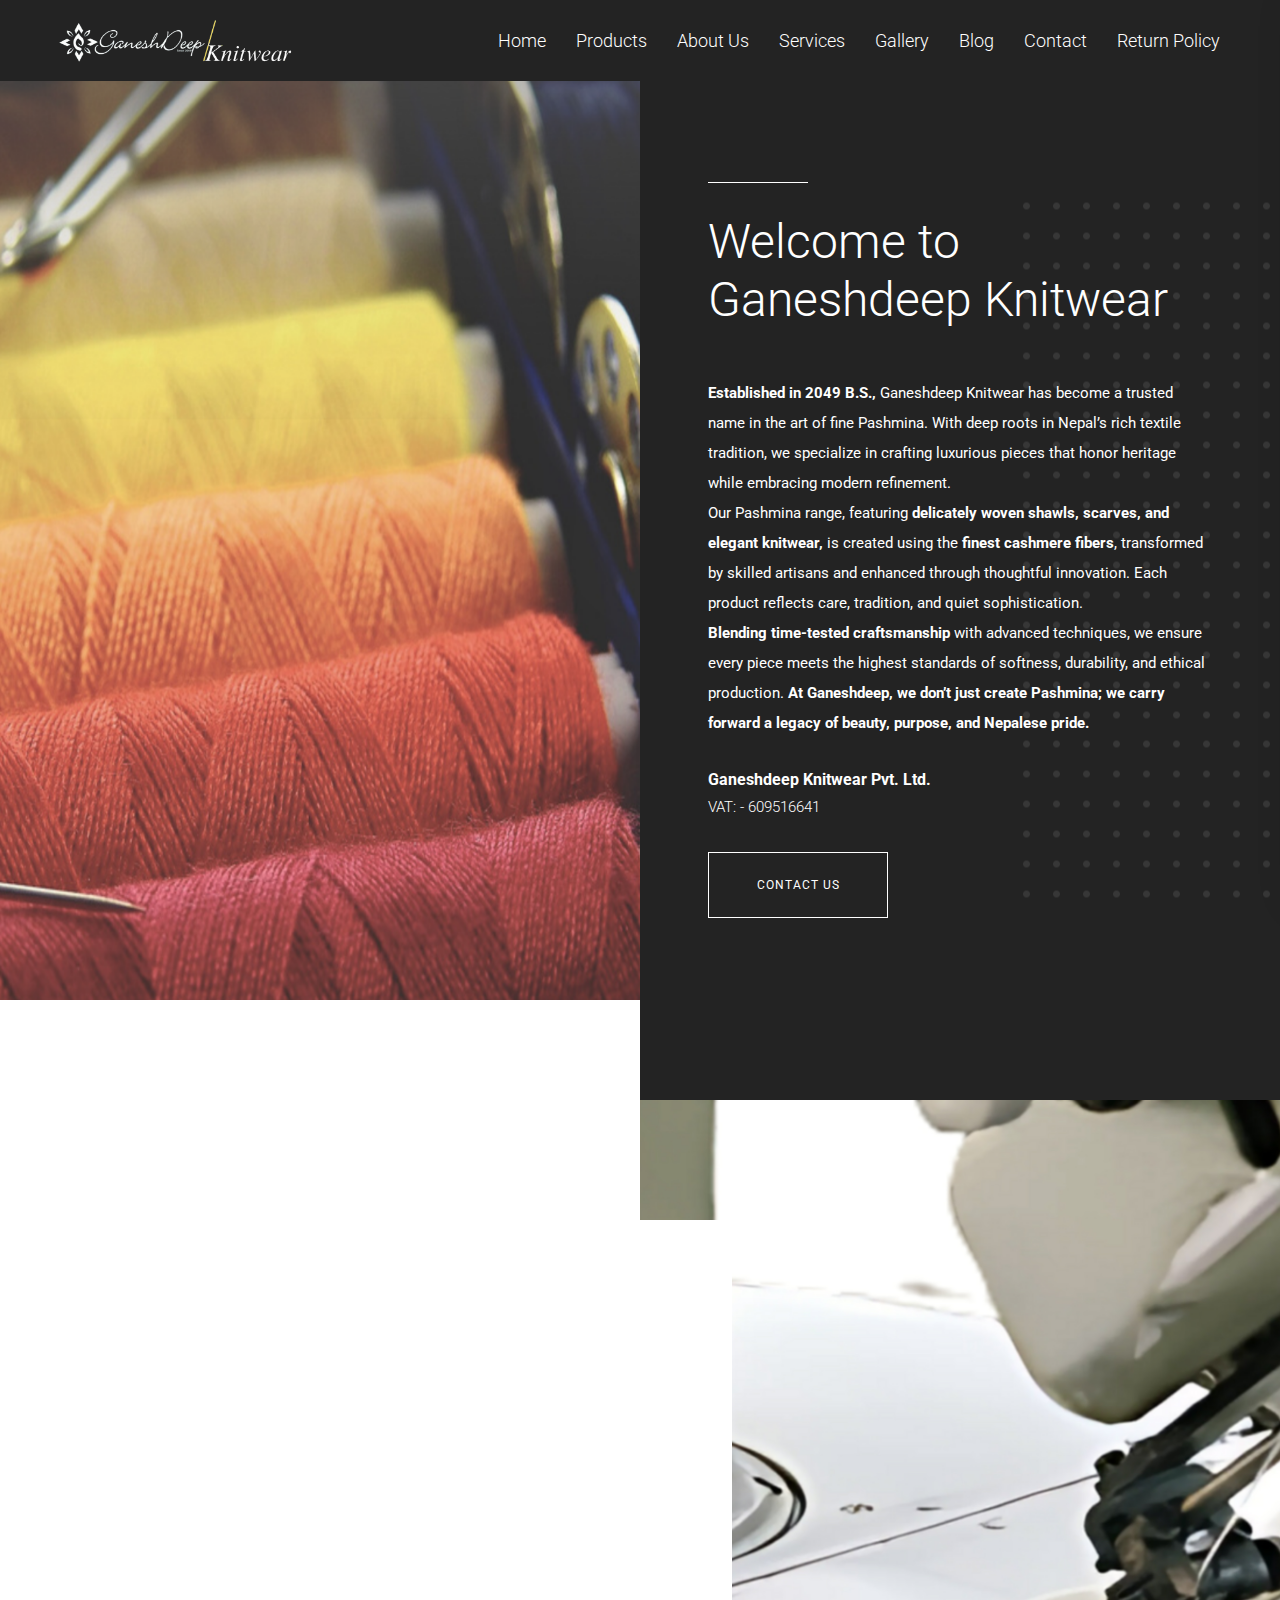
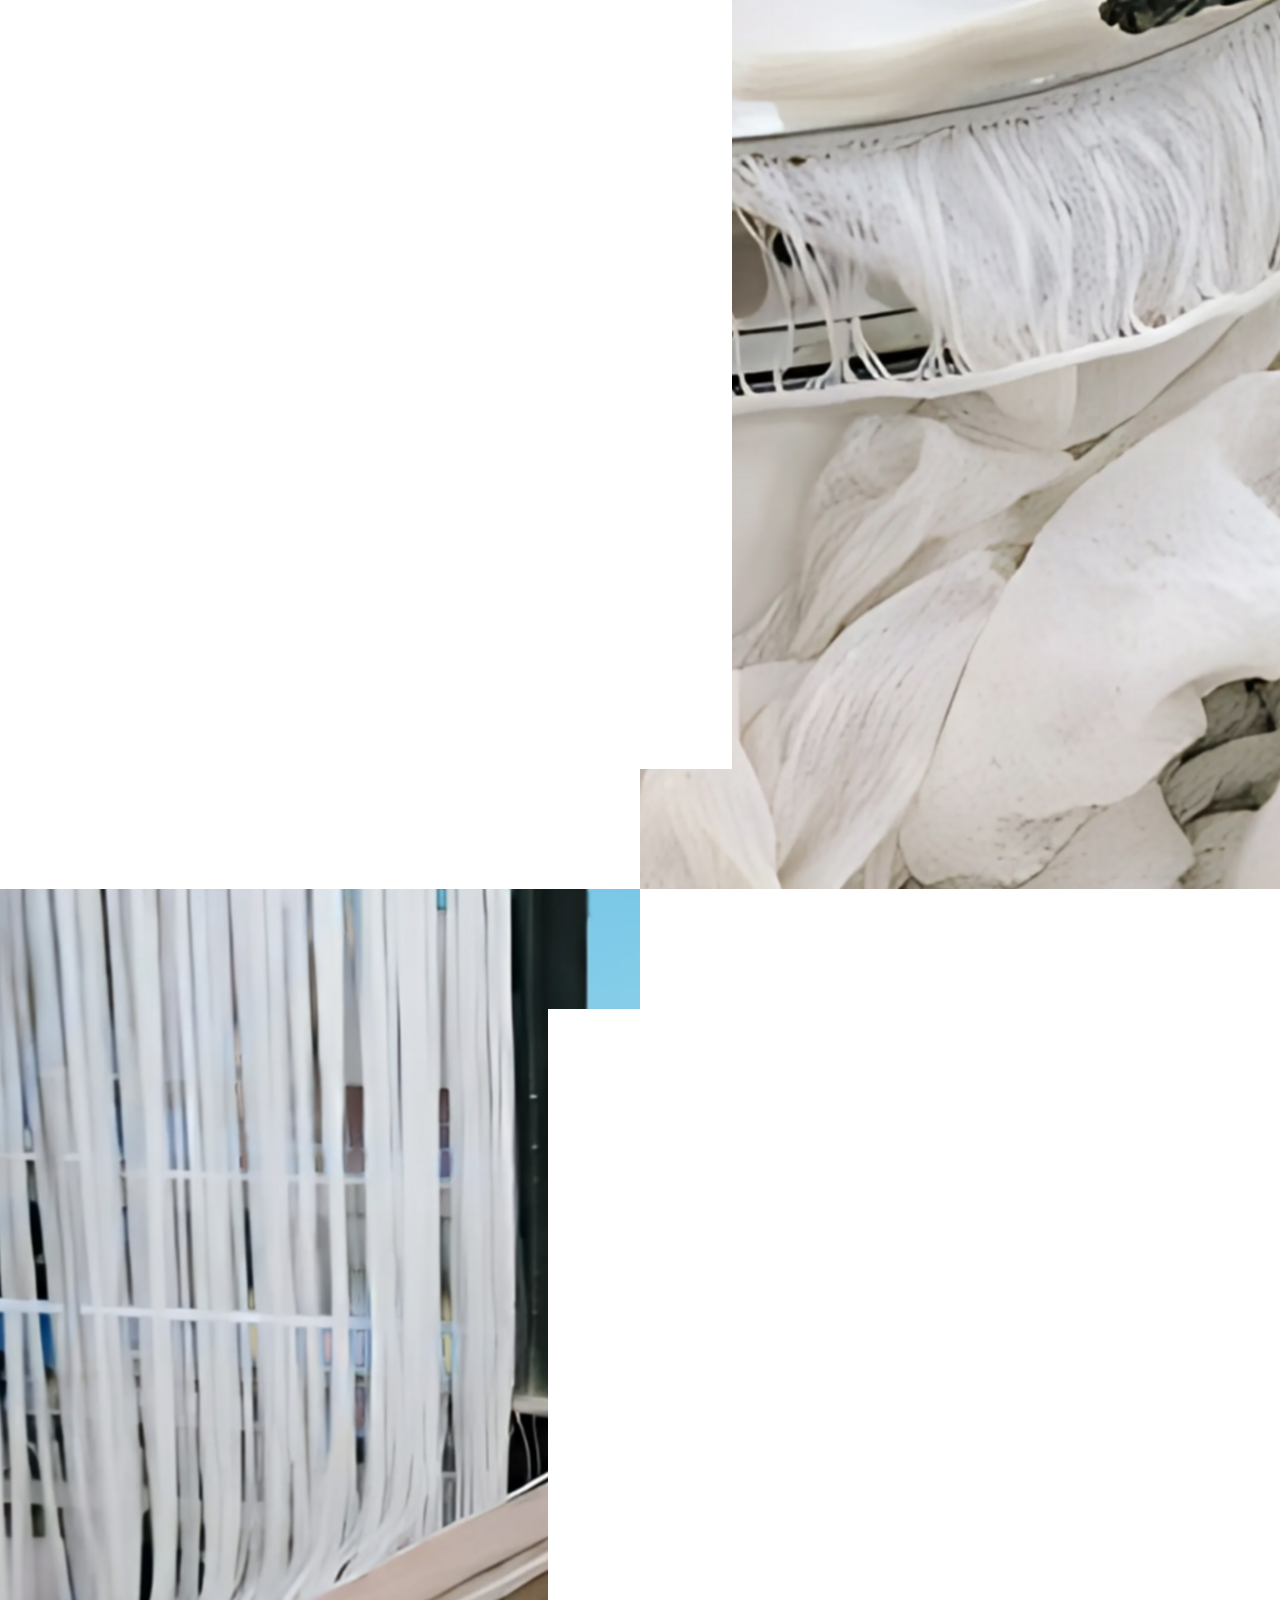
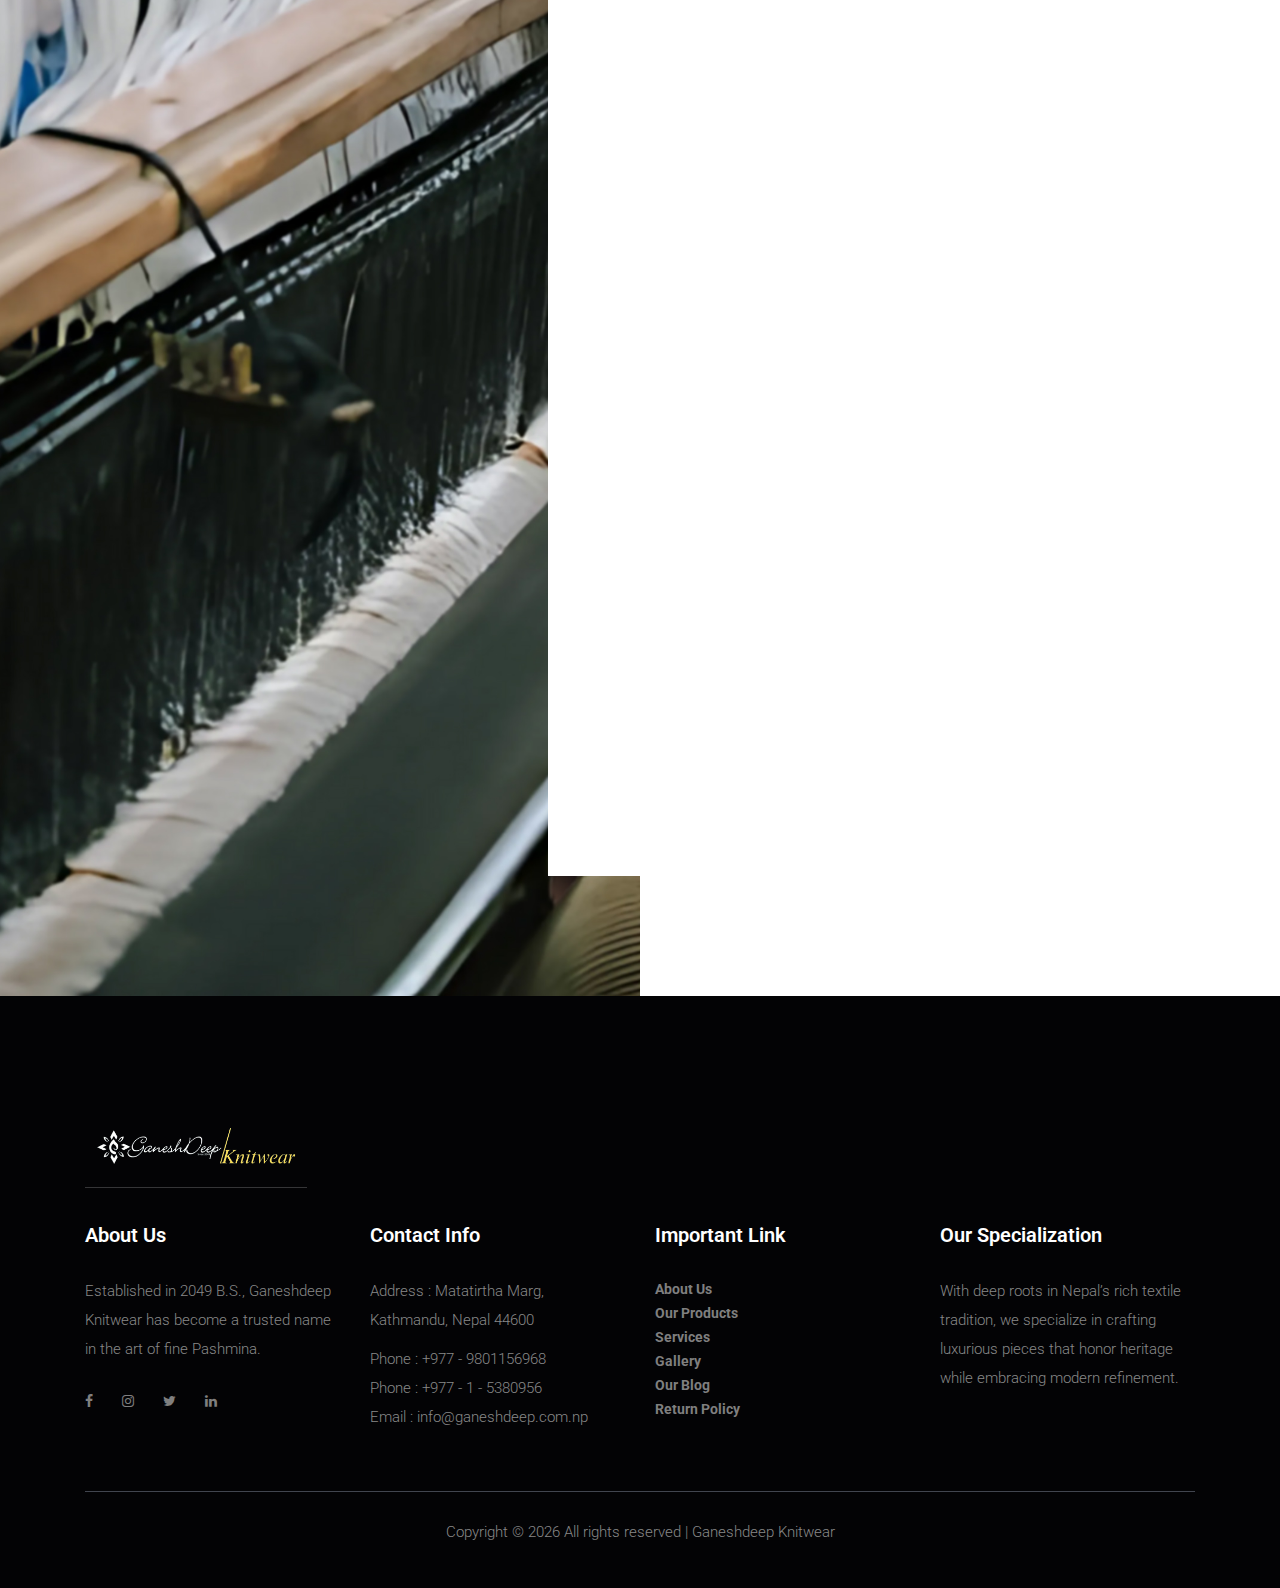
<file: about-me.html>
<!DOCTYPE html>
<html lang="en">

<head>
    <meta charset="UTF-8">
    <meta name="description" content="">
    <meta http-equiv="X-UA-Compatible" content="IE=edge">
    <meta name="viewport" content="width=device-width, initial-scale=1, shrink-to-fit=no">
    <!-- The above 4 meta tags *must* come first in the head; any other head content must come *after* these tags -->

    <!-- Title  -->
    <title>Ganeshdeep Knitwear - About Us</title>

    <!-- Favicon  -->
    <link rel="icon" href="img/core-img/favicon.ico">

    <!-- Style CSS -->
    <link rel="stylesheet" href="style.css">

</head>

<body>
    <!-- Preloader Start -->
    <div id="preloader">
        <div class="preload-content">
            <div id="sonar-load"></div>
        </div>
    </div>
    <!-- Preloader End -->

    <!-- ***** Main Menu Area Start ***** -->
    <div class="mainMenu d-flex align-items-center justify-content-between">
        <!-- Close Icon -->
        <div class="closeIcon">
            <i class="ti-close" aria-hidden="true"></i>
        </div>
        <!-- Logo Area -->
        <div class="logo-area">
            <a href="index.html"><img class="logoImage" src="img/bg-img/LogoJ.png" style="max-width: 50%;" alt=""></a>

        </div>
        <!-- Nav -->
        <div class="sonarNav">
            <nav>
                <ul>
                    <li class="nav-item active">
                                    <a class="nav-link" href="index.html">Home</a>
                                </li>
                                <li class="nav-item">
                                    <a class="nav-link" href="products.html">Products</a>
                                </li>
                                <li class="nav-item">
                                    <a class="nav-link" href="about-me.html">About Us</a>
                                </li>
                                <li class="nav-item">
                                    <a class="nav-link" href="services.html">Services</a>
                                </li>

                                <li class="nav-item">
                                    <a class="nav-link" href="portfolio.html">Gallery</a>
                                </li>
                                <li class="nav-item">
                                    <a class="nav-link" href="blog.html">Blog</a>
                                </li>
                                <li class="nav-item">
                                    <a class="nav-link" href="contact.html">Contact</a>
                                </li>
                                <li class="nav-item">
                                    <a class="nav-link" href="return-policy.html">Return Policy</a>
                                </li>
                </ul>
            </nav>
        </div>
        <!-- Copwrite Text -->
        <div class="copywrite-text">
            <p><!-- Link back to Colorlib can't be removed. Template is licensed under CC BY 3.0. -->
                Copyright &copy;
                <script>document.write(new Date().getFullYear());</script> All rights reserved | Ganeshdeep Knitwear
                <!-- Link back to Colorlib can't be removed. Template is licensed under CC BY 3.0. -->
            </p>
        </div>
    </div>
    <!-- ***** Main Menu Area End ***** -->

    <!-- ***** Header Area Start ***** -->
    <header class="header-area">
        <div class="container-fluid">
            <div class="row">
                <div class="col-12">
                    <div class="menu-area d-flex justify-content-between">
                        <!-- Logo Area  -->
                        <a class="logo" href="index.html">
                            <img src="img/bg-img/LogoJ.png" alt="Ganeshdeep Knitwear Logo">
                        </a>

                        <nav class="main-nav-bar">
                            <ul>
                                <li class="nav-item active">
                                    <a class="nav-link" href="index.html">Home</a>
                                </li>
                                <li class="nav-item">
                                    <a class="nav-link" href="products.html">Products</a>
                                </li>
                                <li class="nav-item">
                                    <a class="nav-link" href="about-me.html">About Us</a>
                                </li>
                                <li class="nav-item">
                                    <a class="nav-link" href="services.html">Services</a>
                                </li>

                                <li class="nav-item">
                                    <a class="nav-link" href="portfolio.html">Gallery</a>
                                </li>
                                <li class="nav-item">
                                    <a class="nav-link" href="blog.html">Blog</a>
                                </li>
                                <li class="nav-item">
                                    <a class="nav-link" href="contact.html">Contact</a>
                                </li>
                                <li class="nav-item">
                                    <a class="nav-link" href="return-policy.html">Return Policy</a>
                                </li>
                            </ul>
                        </nav>


                        <span class="navbar-toggler-icon" id="menuIcon"></span>

                        <!-- <div class="menu-content-area d-flex align-items-center">

                            <div class="header-social-area d-flex align-items-center">
                                <a href="#" data-toggle="tooltip" data-placement="bottom" title="Pinterest"><i
                                        class="fa fa-pinterest" aria-hidden="true"></i></a>
                                <a href="#" data-toggle="tooltip" data-placement="bottom" title="Linkedin"><i
                                        class="fa fa-linkedin" aria-hidden="true"></i></a>
                                <a href="#" data-toggle="tooltip" data-placement="bottom" title="Instagram"><i
                                        class="fa fa-instagram" aria-hidden="true"></i></a>
                                <a href="#" data-toggle="tooltip" data-placement="bottom" title="Facebook"><i
                                        class="fa fa-facebook" aria-hidden="true"></i></a>
                                <a href="#" data-toggle="tooltip" data-placement="bottom" title="Twitter"><i
                                        class="fa fa-twitter" aria-hidden="true"></i></a>
                            </div>
                            <span class="navbar-toggler-icon" id="menuIcon"></span>
                        </div> -->
                    </div>
                </div>
            </div>
        </div>
    </header>
    <!-- ***** Header Area End ***** -->

    <!-- ***** Hero Area Start ***** -->
    <div class="hero-area d-flex align-items-center">
        <!-- Back End Content -->
        <div class="backEnd-content">
            <img class="dots" src="img/core-img/dots.png" alt="">
        </div>

        <!-- Hero Thumbnail -->
        <div class="hero-thumbnail aboutUs equalize bg-img"
            style="background-image: url(img/bg-img/About\ Page\ \(1\).png);"></div>

        <!-- Hero Content -->
        <div class="hero-content aboutUs equalize">
            <div class="container-fluid h-100">
                <div class="row h-100 align-items-center justify-content-center">
                    <div class="col-12 col-md-10">
                        <div class="line"></div>
                        <h2>Welcome to Ganeshdeep Knitwear</h2>

                        <BR>
                        <p><span style="font-weight: bold">Established in 2049 B.S., </span><strong>Ganeshdeep Knitwear
                                has become a trusted name in the art of fine Pashmina. With deep roots in Nepal’s rich
                                textile tradition, we specialize in crafting luxurious pieces that honor heritage while
                                embracing modern refinement. <BR>
                                Our Pashmina range, featuring <span style="font-weight: bold">delicately woven shawls,
                                    scarves, and elegant knitwear, </span>is created using the <span
                                    style="font-weight: bold">finest cashmere fibers</span>, transformed by skilled
                                artisans and enhanced through thoughtful innovation. Each product reflects care,
                                tradition, and quiet sophistication.<BR>
                                <span style="font-weight: bold">Blending time-tested craftsmanship </span>with advanced
                                techniques, we ensure every piece meets the highest standards of softness, durability,
                                and ethical production. <span style="font-weight: bold">At Ganeshdeep, we don’t just
                                    create Pashmina; we carry forward a legacy of beauty, purpose,
                                    and Nepalese pride.</span></p>
                        <div>
                            <p style="all: unset !important; color: white !important;">
                                Ganeshdeep Knitwear Pvt. Ltd.
                            </p>
                            <p>
                                VAT: - 609516641
                            </p>
                        </div>
                        <a href="contact.html" class="btn sonar-btn white-btn">contact us</a>
                    </div>
                </div>
            </div>
        </div>
    </div>
    <!-- ***** Hero Area End ***** -->

    <div class="sonar-about-us-area bg-img" style="background-image: url(img/bg-img/about3.jpg);">
        <!-- Back End Content -->
        <div class="backEnd-content">
            <!-- <h2>Knitting</h2> -->
        </div>

        <div class="container-fluid">
            <div class="row">
                <div class="col-12 col-md-10 col-lg-7">
                    <div class="about-us-content bg-white">
                        <div class="section-heading text-left wow fadeInUp" data-wow-delay="300ms">
                            <div class="line"></div>
                            <h2>We prioritize quality</h2>
                        </div>
                        <p class="wow fadeInUp" data-wow-delay="600ms">We Weave Quality into Every Thread. Ganeshdeep
                            Knitwear Pvt. Ltd. stands as a symbol of refined artistry and unwavering quality. Our story
                            is woven from the hands of master artisans and guided by a vision for a modern future. Each
                            creation begins with deep cultural roots and is shaped by our continuous pursuit of
                            innovation.
                            <br>We don’t just manufacture garments, we shape experiences through precision, ethical
                            responsibility, and contemporary design. Our collections reflect an enduring balance: the
                            warmth of handmade tradition and the brilliance of forward-thinking craftsmanship.
                        </p>
                        <!-- Progress Bar Content Area -->
                        <div class="services-progress-bar mt-20 wow fadeInUp" data-wow-delay="900ms">
                            <!-- Single Progress Bar -->
                            <div class="single_progress_bar">
                                <div id="bar1" class="barfiller">
                                    <span class="fill" data-percentage="100"></span>
                                </div>
                                <p><i class="fa fa-history" aria-hidden="true"></i> Tradition Lives Here</p>
                            </div>
                            <div style="font-size: small">
                                <p>Generations of knowledge, passed down and perfected, form the essence of who we are.
                                    Every stitch pays homage to our roots.</p>
                            </div>
                            <!-- Single Progress Bar -->
                            <div class="single_progress_bar">
                                <div id="bar2" class="barfiller">
                                    <span class="fill" data-percentage="100"></span>
                                </div>
                                <p><i class="fa fa-lightbulb-o" aria-hidden="true"></i> Driven by Innovation</p>
                            </div>
                            <div style="font-size: small">
                                <p>From concept to creation, we integrate responsible innovation and future-ready
                                    techniques to keep pace with global trends, without ever compromising our values.
                                </p>
                            </div>
                            <!-- Single Progress Bar -->
                            <div class="single_progress_bar">
                                <div id="bar3" class="barfiller">
                                    <span class="fill" data-percentage="100"></span>
                                </div>
                                <p><i class="fa fa-heart" aria-hidden="true"></i> Our Promise, Your Trust</p>
                            </div>
                            <div style="font-size: small">
                                <p>We are committed to producing with conscience, serving with integrity, and delivering
                                    with excellence, because quality isn't a feature; it’s our foundation.</p>
                            </div>
                        </div>
                    </div>
                </div>
            </div>
        </div>
    </div>

    <div class="sonar-about-us-area second-part bg-img" style="background-image: url(img/bg-img/about2.jpg);">
        <!-- Back End Content -->
        <div class="backEnd-content">
            <!-- <h2>Really</h2> -->
        </div>

        <div class="container-fluid">
            <div class="row justify-content-end">
                <div class="col-12 col-md-10 col-lg-7">
                    <div class="about-us-content bg-white">
                        <div class="section-heading text-left wow fadeInUp" data-wow-delay="300ms">
                            <div class="line"></div>
                            <h2>Tradition Reinvented Through Modern Precision</h2>
                        </div>
                        <p class="wow fadeInUp" data-wow-delay="600ms">
                            At Ganeshdeep Knitwear, heritage meets innovation in a space where craftsmanship thrives
                            alongside advanced technology. Our production facility is engineered to refine every detail
                            of Pashmina and Cashmere creation, delivering consistent, flawless textiles with a human
                            touch.
                            Using digitally calibrated looms, precision dyeing systems, and automated knitting lines, we
                            optimize speed and quality. But beyond the machines lies our true strength: the hands that
                            shape, the eyes that inspect, and the passion that fuels every product we create.
                            In bridging the past with the present, we don’t just preserve tradition, we elevate it. The
                            result is fabric that feels light yet luxurious, timeless yet modern, crafted for those who
                            value both artistry and innovation.</p>
                        <div class="row mt-50 text-center wow fadeInUp" data-wow-delay="900ms">
                            <div class="col-12 col-sm-6 col-md-4" style="min-width: min-content;">
                                <div class="single-pie-bar" data-percent="100">
                                    <div class="feature-icon">
                                        <i class="fa fa-check-circle" aria-hidden="true"></i>
                                    </div>
                                    <h4>Standards</h4>
                                    <p>Excellence in <br>Every Detail</p>
                                </div>
                            </div>
                            <div class="col-12 col-sm-6 col-md-4" style="min-width: min-content;">
                                <div class="single-pie-bar" data-percent="100">
                                    <div class="feature-icon">
                                        <i class="fa fa-star" aria-hidden="true"></i>
                                    </div>
                                    <h4>Quality</h4>
                                    <p>Premium <br>Craftsmanship</p>
                                </div>
                            </div>
                            <div class="col-12 col-sm-6 col-md-4" style="min-width: min-content;">
                                <div class="single-pie-bar" data-percent="90">
                                    <div class="feature-icon">
                                        <i class="fa fa-cogs" aria-hidden="true"></i>
                                    </div>
                                    <h4>Technology</h4>
                                    <p>Modern <br>Innovation</p>
                                </div>
                            </div>
                        </div>
                    </div>
                </div>
            </div>
        </div>
    </div>

    <style>
        /* Progress Bar Styling */
        .services-progress-bar {
            padding: 20px 0;
        }

        .single_progress_bar {
            margin-bottom: 10px;
        }

        .barfiller {
            width: 100%;
            height: 8px;
            background: #f0f0f0;
            border-radius: 4px;
            position: relative;

        }

        .barfiller .fill {
            display: block;
            position: relative;
            width: 0px;
            height: 100%;
            background: linear-gradient(45deg, #4a90e2, #67b26f);
            border-radius: 4px;
            transition: width 1.5s ease-in-out;
        }

        .single_progress_bar p {
            margin: 0;
            font-size: 16px;
            font-weight: 500;
            color: #333;
            display: flex;
            align-items: center;
            gap: 10px;
        }

        .single_progress_bar p i {
            color: #4a90e2;
            font-size: 20px;
        }

        /* Feature Icons Styling */
        .feature-icon {
            width: 80px;
            height: 80px;
            margin: 0 auto 20px;
            background: linear-gradient(45deg, #4a90e2, #67b26f);
            border-radius: 50%;
            display: flex;
            align-items: center;
            justify-content: center;
            transition: transform 0.3s ease;
        }

        .feature-icon:hover {
            transform: scale(1.1);
        }

        .feature-icon i {
            font-size: 36px;
            color: white;
        }

        .single-pie-bar {
            padding: 30px 20px;
            background: #fff;
            border-radius: 10px;
            box-shadow: 0 5px 15px rgba(0, 0, 0, 0.05);
            transition: transform 0.3s ease;
        }

        .single-pie-bar:hover {
            transform: translateY(-5px);
        }

        .single-pie-bar h4 {
            margin: 15px 0 10px;
            font-size: 20px;
            font-weight: 600;
            color: #333;
        }

        .single-pie-bar p {
            margin: 0;
            color: #666;
            font-size: 14px;
        }
    </style>

    <!-- Trial Footer -->
    <!--::footer_part start::-->
    <footer class="footer_part">
        <div class="container">
            <div class="row">
                <div class="col-lg-12">
                    <div class="footer_logo">
                        <a href="index.html" class="footer_logo_iner"> <img src="img/bg-img/Logo.png" alt="#"> </a>
                    </div>
                </div>

                <div class="col-sm-6 col-lg-3">
                    <div class="single_footer_part">
                        <h4>About Us</h4>
                        <p>Established in 2049 B.S., Ganeshdeep Knitwear has become a trusted name in the art of fine
                            Pashmina.</p>
                        <div class="footer_icon social_icon">
                            <ul class="list-unstyled">
                                <li><a href="https://www.facebook.com/ganeshdeepknitwear" class="single_social_icon"><i
                                            class="fa fa-facebook"></i></a></li>
                                <li><a href="https://www.instagram.com/ganeshdeepknitwear/"
                                        class="single_social_icon"><i class="fa fa-instagram"></i></a></li>
                                <li><a href="#" class="single_social_icon"><i class="fa fa-twitter"></i></a></li>
                                <li><a href="#" class="single_social_icon"><i class="fa fa-linkedin"></i></a></li>
                            </ul>
                        </div>
                    </div>
                </div>
                <div class="col-sm-6 col-lg-3">
                    <div class="single_footer_part">
                        <h4>Contact Info</h4>
                        <p>Address : Matatirtha Marg, Kathmandu, Nepal 44600</p>
                        <p style="margin-bottom: 0%;">Phone : +977 - 9801156968</p>
                        <p style="margin-bottom: 0%;">Phone : +977 - 1 - 5380956</p>
                        <p>Email : info@ganeshdeep.com.np</p>
                    </div>
                </div>
                <div class="col-sm-6 col-lg-3">
                    <div class="single_footer_part">
                        <h4>Important Link</h4>
                        <ul class="list-unstyled">
                            <li><a href="about-me.html">About Us</a></li>
                            <li><a href="products.html">Our Products</a></li>
                            <li><a href="services.html">Services</a></li>
                            <li><a href="portfolio.html">Gallery</a></li>
                            <li><a href="blog.html">Our Blog</a></li>
                            <li><a href="return-policy.html">Return Policy</a></li>
                        </ul>
                    </div>
                </div>
                <div class="col-sm-6 col-lg-3">
                    <div class="single_footer_part">
                        <h4>Our Specialization</h4>
                        <p>With deep roots in Nepal’s rich textile tradition, we specialize in crafting luxurious pieces
                            that honor heritage while embracing modern refinement.
                        </p>
                        <!-- <div id="mc_embed_signup">
                     <form target="_blank"
                        action="https://spondonit.us12.list-manage.com/subscribe/post?u=1462626880ade1ac87bd9c93a&amp;id=92a4423d01"
                        method="get" class="subscribe_form relative mail_part" required>
                        <input type="email" name="email" id="newsletter-form-email" placeholder="Email Address"
                           class="placeholder hide-on-focus" onfocus="this.placeholder = ''" onblur="this.placeholder = ' Email Address '"
                           required="" type="email">
                        <button type="submit" name="submit" id="newsletter-submit"
                           class="email_icon newsletter-submit button-contactForm"><i
                              class="far fa-paper-plane"></i></button>
                        <div class="mt-10 info"></div>
                     </form>
                  </div> -->
                    </div>
                </div>
            </div>
            <hr>
            <div class="row">
                <div class="col-lg-12">
                    <div class="copyright_text text-center">
                        <P><!-- Link back to Colorlib can't be removed. Template is licensed under CC BY 3.0. -->
                            Copyright &copy;
                            <script>document.write(new Date().getFullYear());</script> All rights reserved | Ganeshdeep
                            Knitwear
                            <!-- Link back to Colorlib can't be removed. Template is licensed under CC BY 3.0. -->
                        </P>
                    </div>
                </div>
            </div>
        </div>
    </footer>
    <!--::footer_part end::-->


    <!-- ***** Footer Area Start ***** -->
    <!-- <footer class="footer-area">
        <div class="backEnd-content">
            <img class="dots" src="img/core-img/dots.png" alt="">
        </div>

        <div class="container">
            <div class="row">
                <div class="col-12">
                    <div class="copywrite-text">
                        <p>
                            Copyright &copy;
                            <script>document.write(new Date().getFullYear());</script> All rights reserved | Ganeshdeep
                            Knitwear
                        </p>
                    </div>
                </div>
            </div>
        </div>
    </footer> -->
    <!-- ***** Footer Area End ***** -->

    <!-- jQuery (Necessary for All JavaScript Plugins) -->
    <script src="js/jquery/jquery-2.2.4.min.js"></script>
    <!-- Popper js -->
    <script src="js/popper.min.js"></script>
    <!-- Bootstrap js -->
    <script src="js/bootstrap.min.js"></script>
    <!-- Plugins js -->
    <script src="js/plugins.js"></script>
    <!-- Active js -->
    <script src="js/active.js"></script>

</body>

</html>
</file>
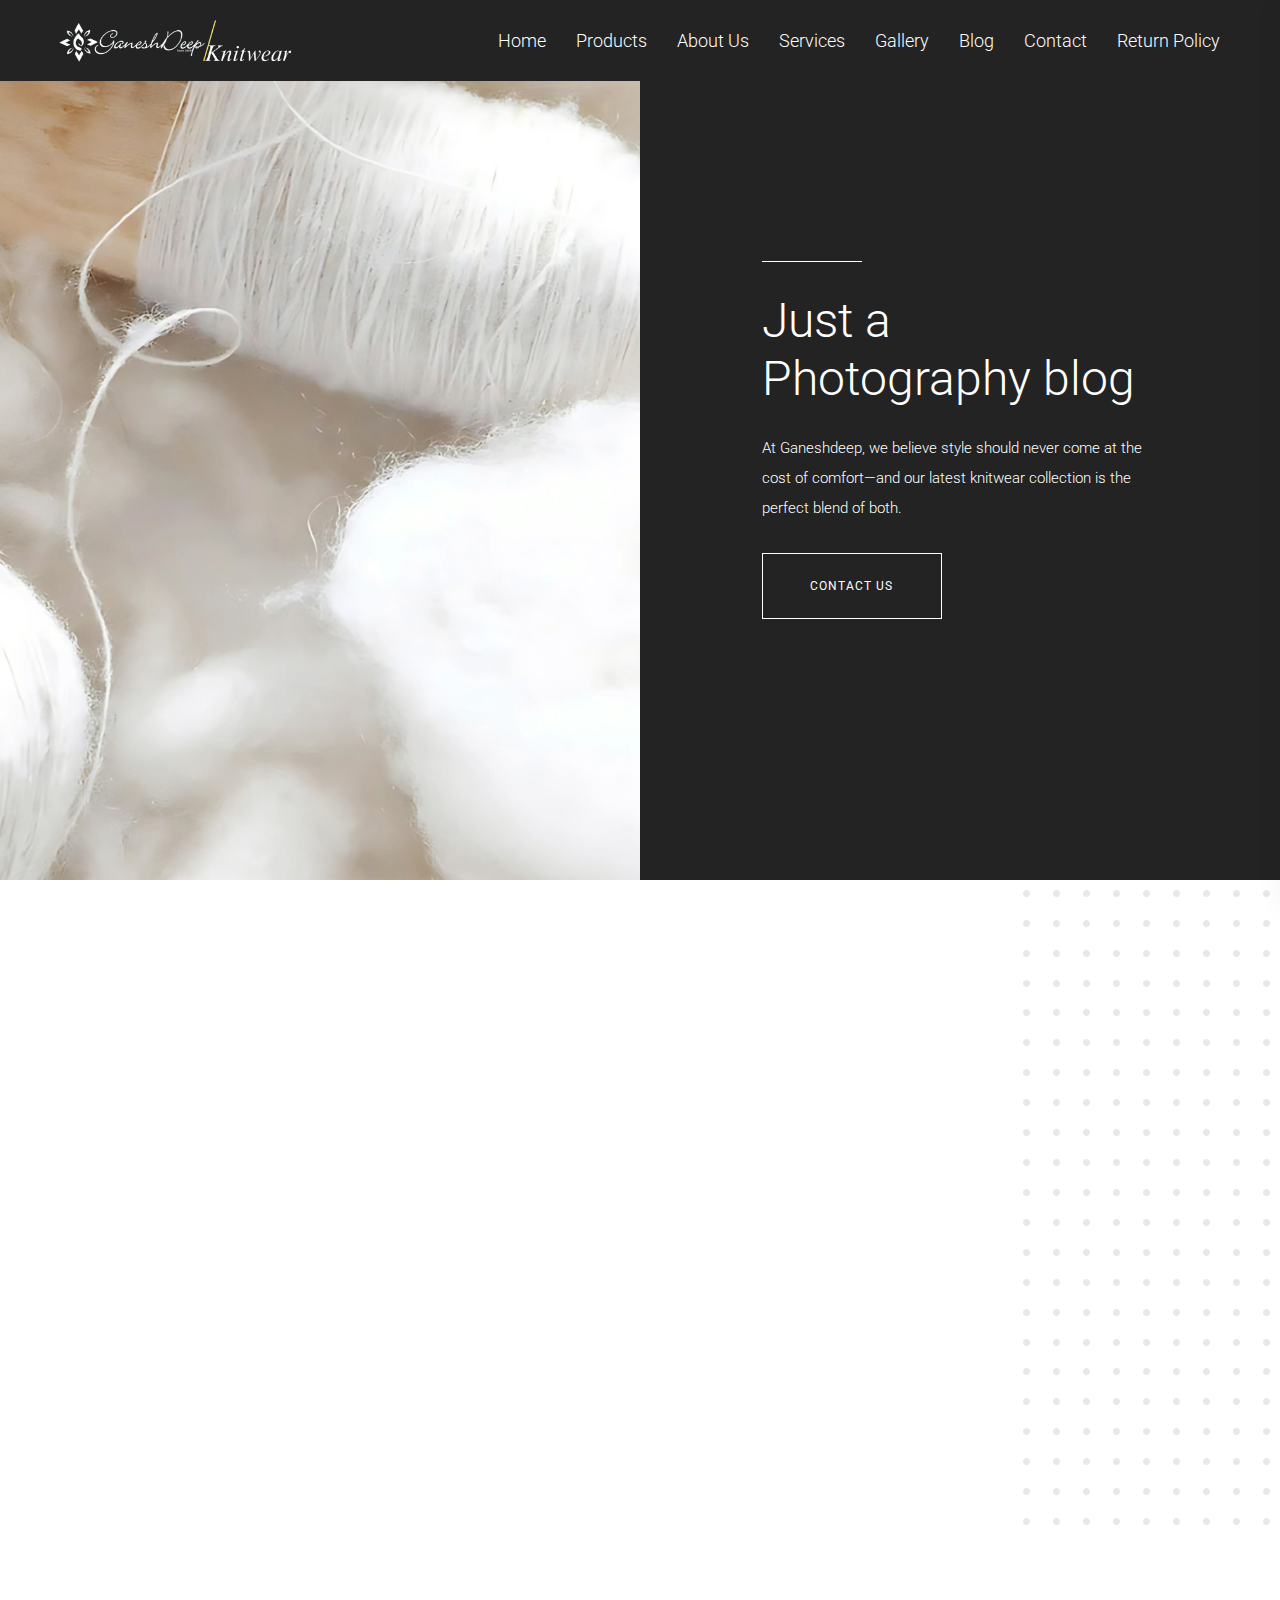
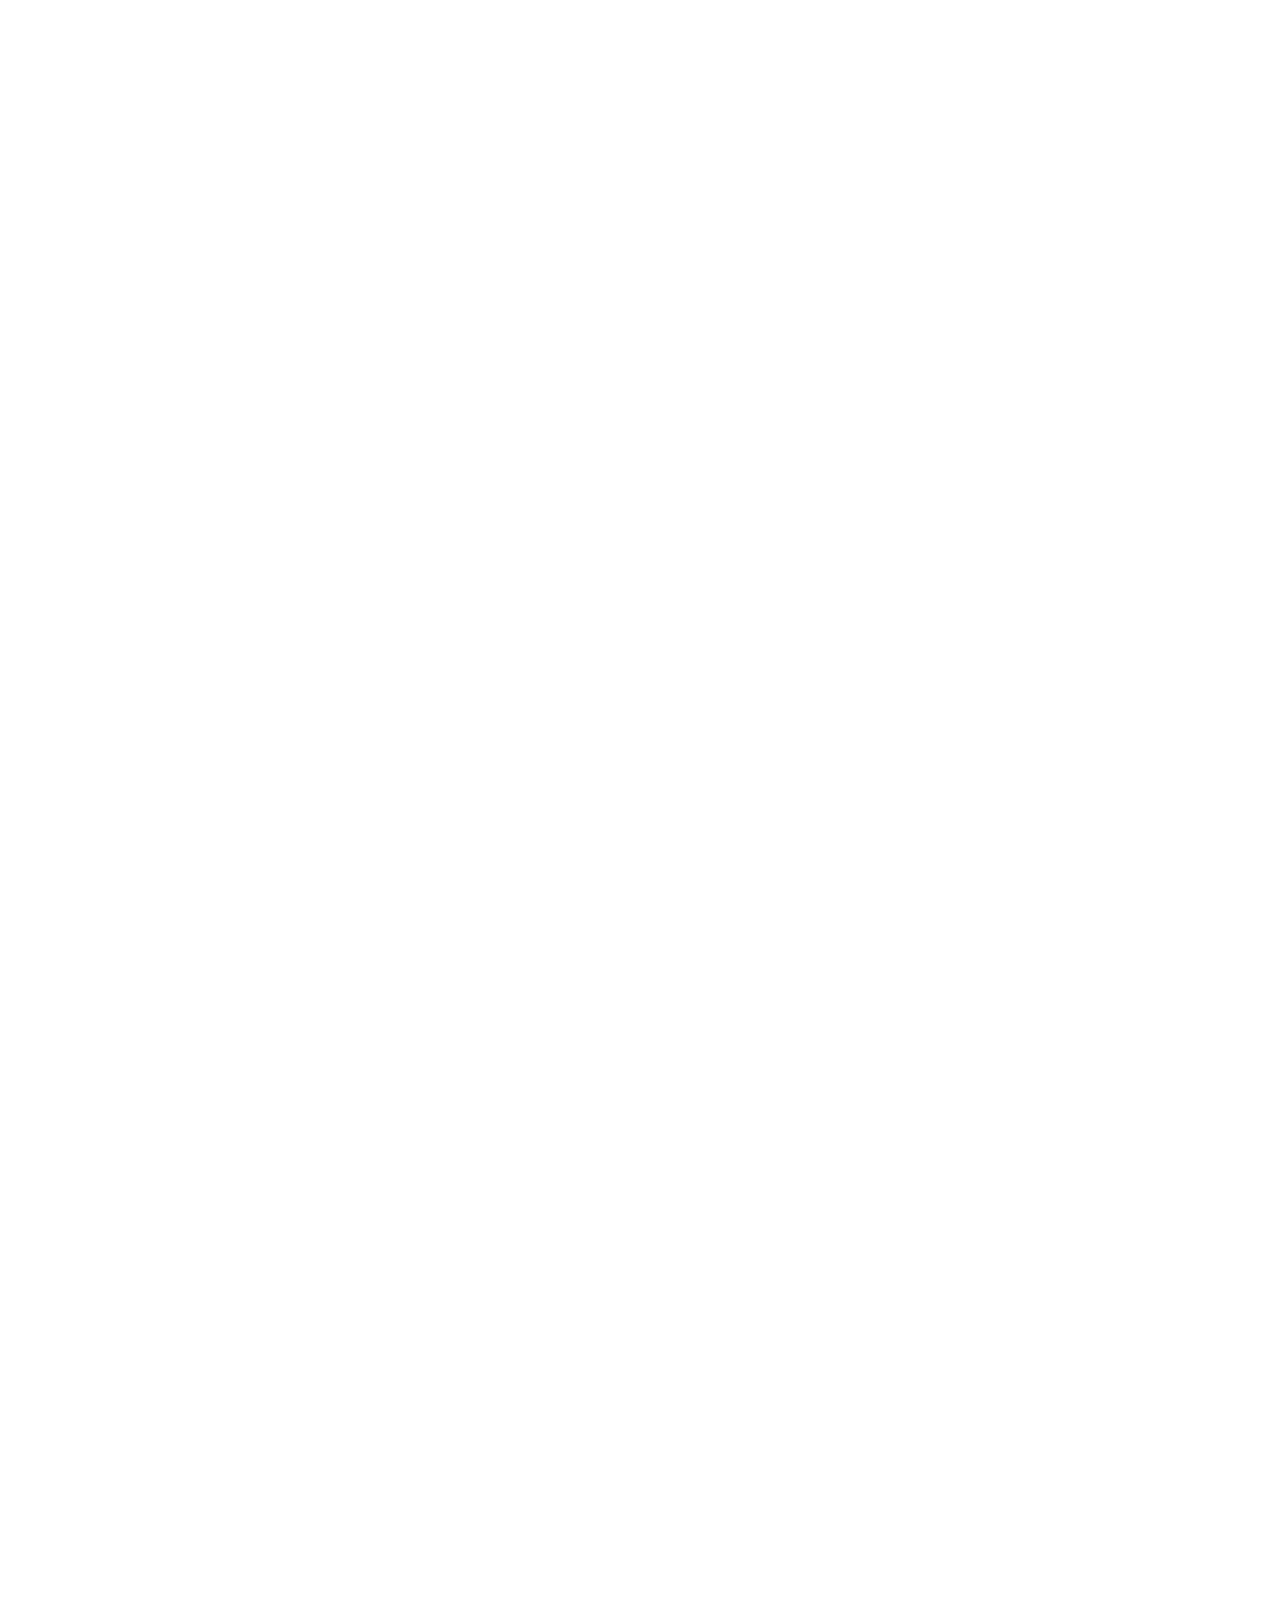
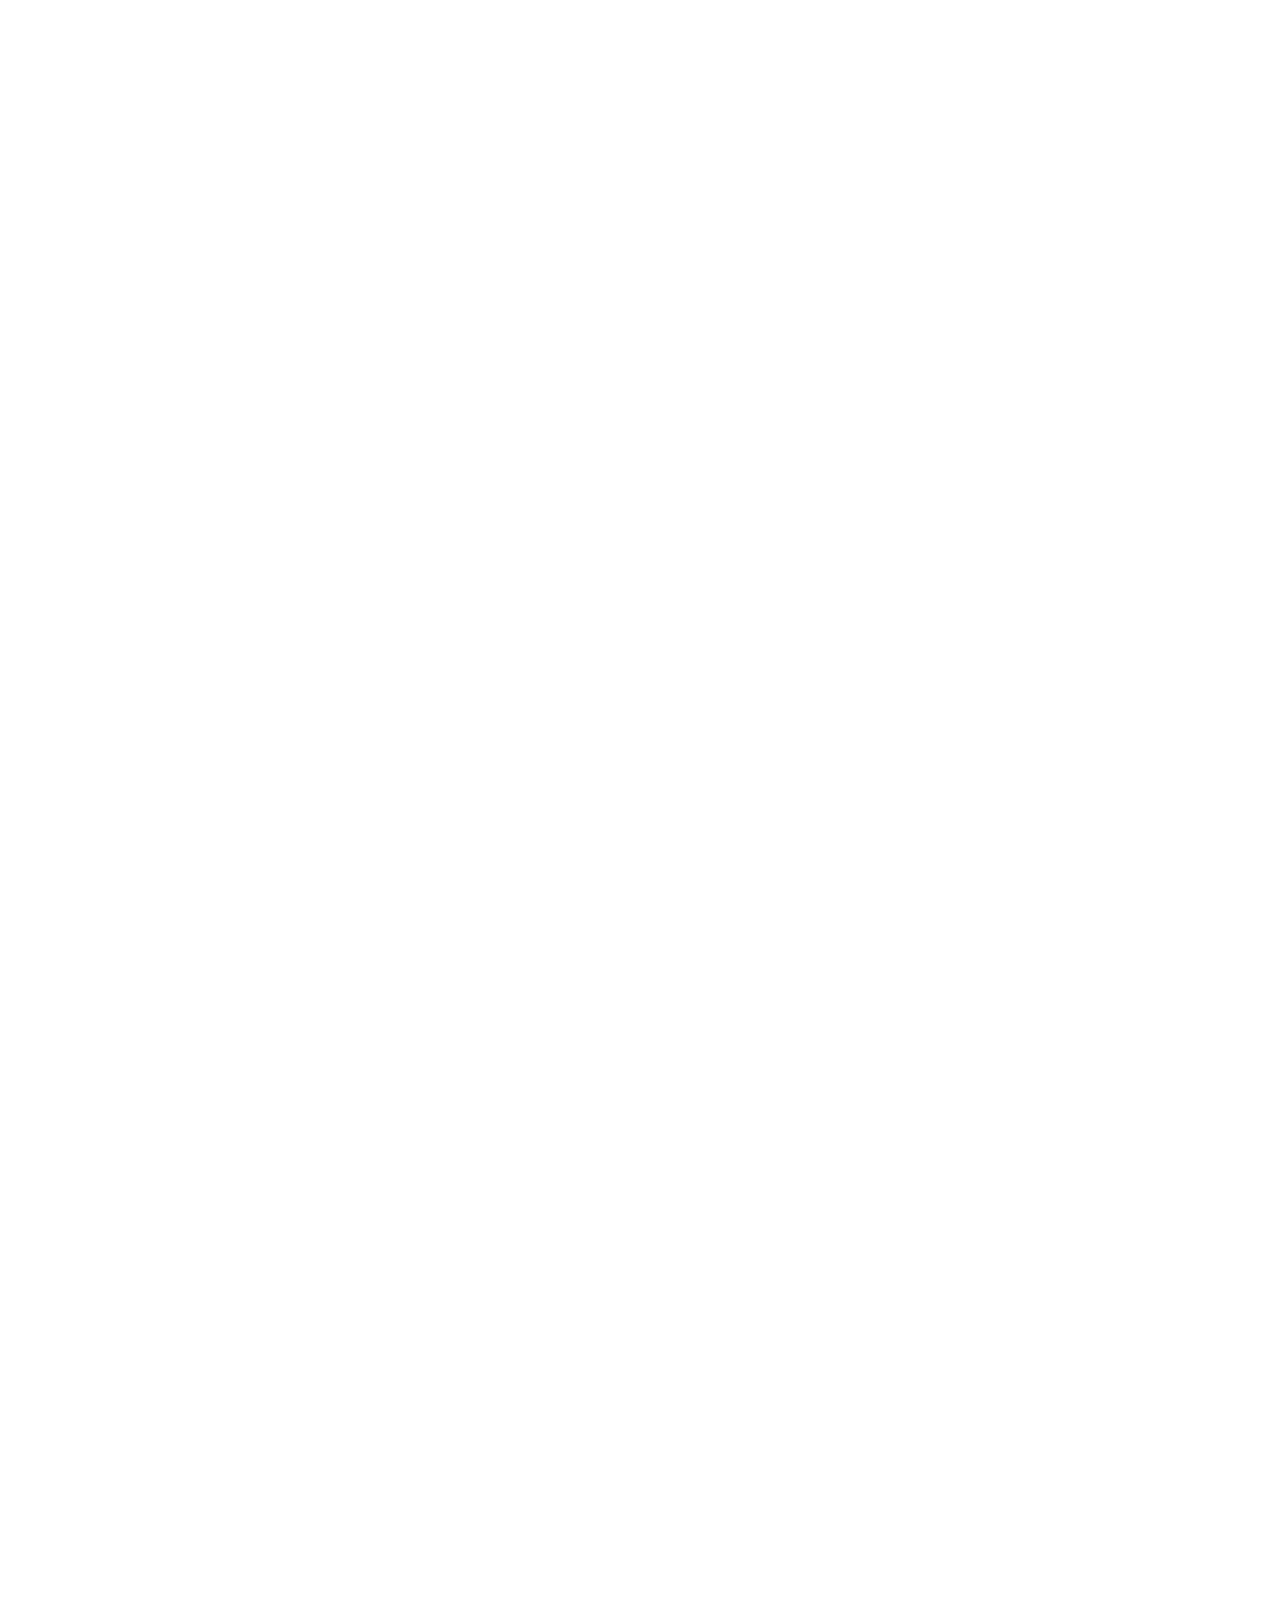
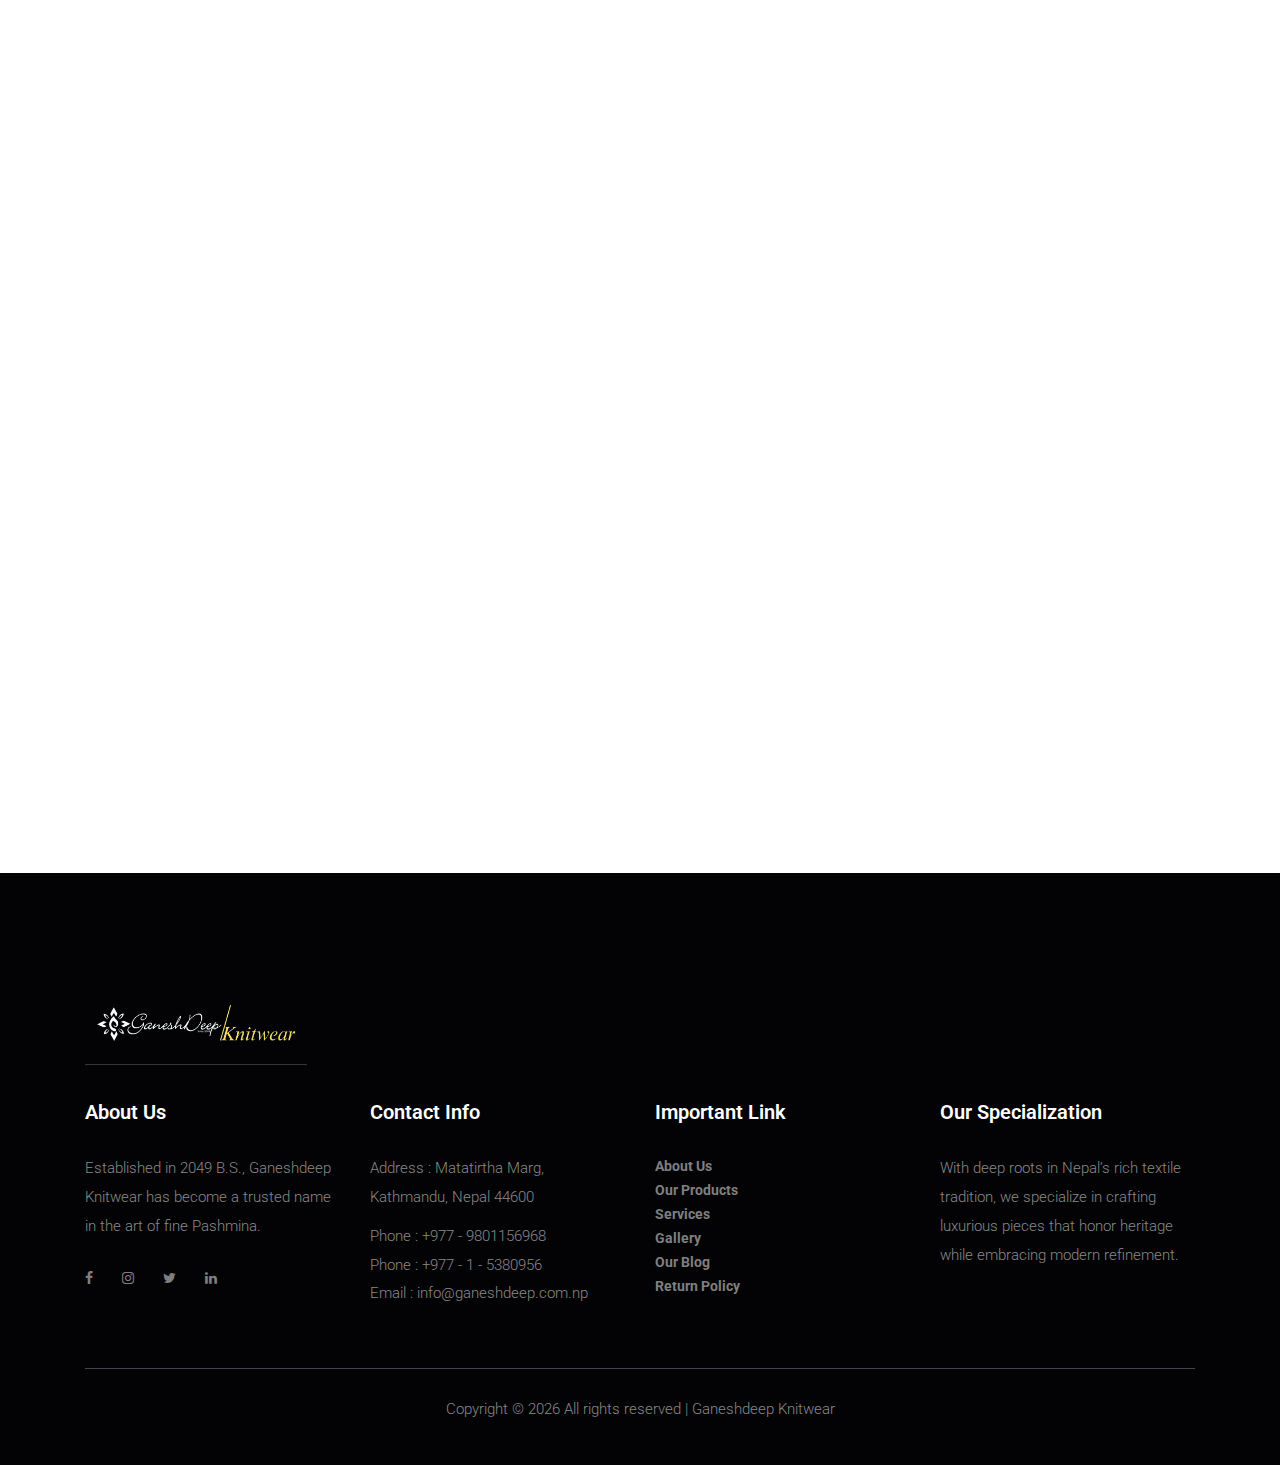
<file: blog.html>
<!DOCTYPE html>
<html lang="en">

<head>
    <meta charset="UTF-8">
    <meta name="description" content="">
    <meta http-equiv="X-UA-Compatible" content="IE=edge">
    <meta name="viewport" content="width=device-width, initial-scale=1, shrink-to-fit=no">
    <!-- The above 4 meta tags *must* come first in the head; any other head content must come *after* these tags -->

    <!-- Title  -->
    <title>Ganeshdeep - Knitwear </title>

    <!-- Favicon  -->
    <link rel="icon" href="img/core-img/favicon.ico">

    <!-- Style CSS -->
    <link rel="stylesheet" href="style.css">

</head>

<body>
    <!-- Preloader Start -->
    <div id="preloader">
        <div class="preload-content">
            <div id="sonar-load"></div>
        </div>
    </div>
    <!-- Preloader End -->

    <!-- Grids -->
    <!-- <div class="grids d-flex justify-content-between">
        <div class="grid1"></div>
        <div class="grid2"></div>
        <div class="grid3"></div>
        <div class="grid4"></div>
        <div class="grid5"></div>
        <div class="grid6"></div>
        <div class="grid7"></div>
        <div class="grid8"></div>
        <div class="grid9"></div>
    </div> -->

    <!-- ***** Main Menu Area Start ***** -->
    <div class="mainMenu d-flex align-items-center justify-content-between">
        <!-- Close Icon -->
        <div class="closeIcon">
            <i class="ti-close" aria-hidden="true"></i>
        </div>
        <!-- Logo Area -->
        <div class="logo-area">
            <a href="index.html"><img class="logoImage" src="img/bg-img/LogoJ.png" style="max-width: 50%;" alt=""></a>
        </div>
        <!-- Nav -->
        <div class="sonarNav">
            <nav>
                <ul>
                    <li class="nav-item active">
                        <a class="nav-link" href="index.html">Home</a>
                    </li>
                    <li class="nav-item">
                        <a class="nav-link" href="products.html">Products</a>
                    </li>
                    <li class="nav-item">
                        <a class="nav-link" href="about-me.html">About Us</a>
                    </li>
                    <li class="nav-item">
                        <a class="nav-link" href="services.html">Services</a>
                    </li>
                    
                    <li class="nav-item">
                        <a class="nav-link" href="portfolio.html">Gallery</a>
                    </li>
                    <li class="nav-item">
                        <a class="nav-link" href="blog.html">Blog</a>
                    </li>
                    <li class="nav-item">
                        <a class="nav-link" href="contact.html">Contact</a>
                    </li>
                    <li class="nav-item">
                        <a class="nav-link" href="return-policy.html">Return Policy</a>
                    </li>
                </ul>
            </nav>
        </div>
        <!-- Copwrite Text -->
        <div class="copywrite-text">
            <p><!-- Link back to Colorlib can't be removed. Template is licensed under CC BY 3.0. -->
                Copyright &copy;
                <script>document.write(new Date().getFullYear());</script> All rights reserved | Ganeshdeep Knitwear
                <!-- Link back to Colorlib can't be removed. Template is licensed under CC BY 3.0. -->
            </p>
        </div>
    </div>
    <!-- ***** Main Menu Area End ***** -->

    <!-- ***** Header Area Start ***** -->
    <header class="header-area">
        <div class="container-fluid">
            <div class="row">
                <div class="col-12">
                    <div class="menu-area d-flex justify-content-between">
                        <!-- Logo Area  -->
                        <a class="logo" href="index.html">
                            <img src="img/bg-img/LogoJ.png" alt="Ganeshdeep Knitwear Logo">
                        </a>

                        <nav class="main-nav-bar">
                            <ul>
                                <li class="nav-item active">
                                    <a class="nav-link" href="index.html">Home</a>
                                </li>
                                <li class="nav-item">
                                    <a class="nav-link" href="products.html">Products</a>
                                </li>
                                <li class="nav-item">
                                    <a class="nav-link" href="about-me.html">About Us</a>
                                </li>
                                <li class="nav-item">
                                    <a class="nav-link" href="services.html">Services</a>
                                </li>
                                
                                <li class="nav-item">
                                    <a class="nav-link" href="portfolio.html">Gallery</a>
                                </li>
                                <li class="nav-item">
                                    <a class="nav-link" href="blog.html">Blog</a>
                                </li>
                                <li class="nav-item">
                                    <a class="nav-link" href="contact.html">Contact</a>
                                </li>
                                <li class="nav-item">
                                    <a class="nav-link" href="return-policy.html">Return Policy</a>
                                </li>
                            </ul>
                        </nav>


                        <span class="navbar-toggler-icon" id="menuIcon"></span>

                        <!-- <div class="menu-content-area d-flex align-items-center">

                            <div class="header-social-area d-flex align-items-center">
                                <a href="#" data-toggle="tooltip" data-placement="bottom" title="Pinterest"><i
                                        class="fa fa-pinterest" aria-hidden="true"></i></a>
                                <a href="#" data-toggle="tooltip" data-placement="bottom" title="Linkedin"><i
                                        class="fa fa-linkedin" aria-hidden="true"></i></a>
                                <a href="#" data-toggle="tooltip" data-placement="bottom" title="Instagram"><i
                                        class="fa fa-instagram" aria-hidden="true"></i></a>
                                <a href="#" data-toggle="tooltip" data-placement="bottom" title="Facebook"><i
                                        class="fa fa-facebook" aria-hidden="true"></i></a>
                                <a href="#" data-toggle="tooltip" data-placement="bottom" title="Twitter"><i
                                        class="fa fa-twitter" aria-hidden="true"></i></a>
                            </div>
                            <span class="navbar-toggler-icon" id="menuIcon"></span>
                        </div> -->
                    </div>
                </div>
            </div>
        </div>
    </header>
    <!-- ***** Header Area End ***** -->

    <!-- ***** Hero Area Start ***** -->
    <div class="hero-area d-flex align-items-center">

        <!-- Hero Thumbnail -->
        <div class="hero-thumbnail equalize bg-img" style="background-image: url(img/bg-img/blog.jpg);"></div>

        <!-- Hero Content -->
        <div class="hero-content equalize">
            <div class="container-fluid h-100">
                <div class="row h-100 align-items-center justify-content-center">
                    <div class="col-12 col-md-8">
                        <div class="line"></div>
                        <h2>Just a Photography blog</h2>
                        <p>At Ganeshdeep, we believe style should never come at the cost of comfort—and our latest
                            knitwear collection is the perfect blend of both.</p>
                        <a href="contact.html" class="btn sonar-btn white-btn">contact us</a>
                    </div>
                </div>
            </div>
        </div>
    </div>
    <!-- ***** Hero Area End ***** -->

    <!-- ***** Blog Area Start ***** -->
    <section class="sonar-blog-area section-padding-100">
        <!-- back end content -->
        <div class="backEnd-content">
            <img class="dots" src="img/core-img/dots.png" alt="">
        </div>

        <div class="container">
            <div class="row">
                <div class="col-12 col-md-12">

                    <!-- Single Blog Area -->
                    <div class="single-blog-area mb-100 wow fadeInUp" data-wow-delay="300ms">
                        <!-- Post Thumbnail -->
                        <div class="blog-post-thumbnail">
                            <img src="img/blog-img/1.jpg" alt="">
                            <!-- Post Date -->
                            <div class="post-date">
                                <a href="#">Mar 01 '25</a>
                            </div>
                        </div>
                        <!-- Post Content -->
                        <div class="post-content">
                            <a href="#" class="headline">Effortless Style, Unmatched Comfort: The Cashmere You’ll Live
                                In</a>
                            <div class="post-meta">
                                <a href="#" class="comments">by Ganeshdeep Knitwear</a>
                            </div>
                            <p>In a world full of fashion fads and throwaway trends, there’s one staple that never loses
                                its charm: cashmere. Soft, breathable, and effortlessly elegant, cashmere knitwear
                                embodies timeless comfort that looks as good as it feels. At Ganeshdeep Knitwear, we
                                create cashmere pieces designed not just to impress—but to become a part of your
                                everyday life.</p><br>
                            <p><strong>Why Cashmere is the Ultimate Wardrobe Essential ?</strong></p><br>
                            <p>Made from the undercoat of Himalayan goats, cashmere wool is prized for its fine texture,
                                lightness, and insulating properties. It offers superior warmth without weight, making
                                it ideal for year-round wear. Our cashmere undergoes a rigorous selection, combing, and
                                weaving process to ensure the softest, most luxurious finish.</strong></p><br>
                            <div class="col-12 col-md-12">
                                <div class="accordions mb-50" id="accordion" role="tablist" aria-multiselectable="true">
                                    <!-- single accordian area -->
                                    <div class="panel single-accordion">
                                        <h6><a role="button" class="" aria-expanded="true" aria-controls="collapseOne"
                                                data-toggle="collapse" data-parent="#accordion"
                                                href="#collapseOne">Designed for Everyday Luxury.
                                                <span class="accor-open"><i class="fa fa-plus"
                                                        aria-hidden="true"></i></span>
                                                <span class="accor-close"><i class="fa fa-minus"
                                                        aria-hidden="true"></i></span>
                                            </a></h6>
                                        <div id="collapseOne" class="accordion-content collapse show">
                                            <p>At Ganeshdeep Knitwear, we believe luxury should never come at the cost
                                                of comfort. That’s why every piece in our cashmere clothing line
                                                is:<br><br>

                                                1. Breathable & Lightweight: Perfect for layering or wearing solo.<br>

                                                2. Skin-Friendly: Naturally hypoallergenic and soft to the touch.<br>

                                                3. Durable: Made to resist pilling and wear with proper care.<br><br>

                                                Whether you're slipping into a cozy cashmere pullover, a stylish
                                                cardigan, or a classic pashmina shawl, you’re stepping into a world of
                                                unmatched ease and elegance.</p>
                                        </div>
                                    </div>
                                    <!-- single accordian area -->
                                    <div class="panel single-accordion">
                                        <h6>
                                            <a role="button" class="collapsed" aria-expanded="true"
                                                aria-controls="collapseTwo" data-parent="#accordion"
                                                data-toggle="collapse" href="#collapseTwo">Made in Nepal, Worn
                                                Worldwide.
                                                <span class="accor-open"><i class="fa fa-plus"
                                                        aria-hidden="true"></i></span>
                                                <span class="accor-close"><i class="fa fa-minus"
                                                        aria-hidden="true"></i></span>
                                            </a>
                                        </h6>
                                        <div id="collapseTwo" class="accordion-content collapse">
                                            <p>Made in Nepal, Worn Worldwide

                                                We’re proud to bring the rich heritage of Nepalese craftsmanship to a
                                                global audience. With ethical sourcing and sustainable production, our
                                                cashmere garments are hand-finished by expert artisans using modern
                                                machinery to ensure precision and perfection.</p>
                                        </div>
                                    </div>
                                    <!-- single accordian area -->
                                    <div class="panel single-accordion">
                                        <h6>
                                            <a role="button" aria-expanded="true" aria-controls="collapseThree"
                                                class="collapsed" data-parent="#accordion" data-toggle="collapse"
                                                href="#collapseThree">How to Style Cashmere with Ease
                                                <span class="accor-open"><i class="fa fa-plus"
                                                        aria-hidden="true"></i></span>
                                                <span class="accor-close"><i class="fa fa-minus"
                                                        aria-hidden="true"></i></span>
                                            </a>
                                        </h6>
                                        <div id="collapseThree" class="accordion-content collapse">
                                            <p>1. Work Ready: Pair a neutral cashmere sweater with tailored pants for
                                                effortless office chic.<br>

                                                2. Weekend Vibes: Throw on a colorful shawl over jeans and a tee for a
                                                polished casual look.<br>

                                                3. Travel Essential: Cashmere wraps are lightweight and compact, perfect
                                                for flights or cool evenings.</p>
                                        </div>
                                    </div>
                                </div>
                            </div>
                            <h3><strong>Experience Cashmere Like Never Before</strong></h3><br>
                            <p>Our mission at Ganeshdeep Knitwear is simple: create garments that offer comfort you can
                                feel and style you can live in. With premium materials, expert craftsmanship, and
                                timeless design, our cashmere is more than a fabric—it's a lifestyle.</strong></p><br>

                        </div>
                    </div>

                    <!-- Single Blog Area -->
                    <div class="single-blog-area mb-100 wow fadeInUp" data-wow-delay="600ms">
                        <!-- Post Thumbnail -->
                        <div class="blog-post-thumbnail">
                            <img src="img/blog-img/2.jpg" alt="">
                            <!-- Post Date -->
                            <div class="post-date">
                                <a href="#">Sept 02 '24</a>
                            </div>
                        </div>
                        <!-- Post Content -->
                        <div class="post-content">
                            <a href="#" class="headline">From the Hills of the Himalayas: The Cultural Roots of
                                Cashmere</a>
                            <div class="post-meta">
                                <a href="#" class="comments">by Ganeshdeep Knitwear</a>
                            </div>
                            <p>Before it becomes a symbol of luxury and elegance in closets around the world, Cashmere
                                begins its journey in the remote, snow-kissed highlands of Nepal. Here, at altitudes
                                above 3,000 meters, the climate is as harsh as it is beautiful — and it is in this
                                environment that the world’s finest Cashmere goats thrive.</p><br>
                            <h3><strong>Where Craft Meets Culture</strong></h3><br>
                            <p>In the high Himalayan valleys, the process of producing Pashmina wool is a tradition as
                                old as the mountains themselves. It is not just a craft but a way of life. Families in
                                these regions have passed down the techniques of combing, collecting, and hand-spinning
                                the undercoat wool from Chyangra goats (Himalayan mountain goats) for generations.<br>

                                The women in these regions — often seen tending goats, weaving by hand, or dyeing fabric
                                in small open courtyards — are not just artisans; they are guardians of an ancient
                                heritage. Their labor is not industrial — it is intimate, deliberate, and deeply rooted
                                in nature.</strong>
                            </p><br>
                            <h3><strong>The Story Behind Every Thread</strong></h3><br>
                            <p>Each strand of authentic Nepali Pashmina carries with it: <br> <br>

                                1. A legacy of sustainable living with nature <br>
                                
                                2. Respect for traditional craftsmanship <br>
                                
                                3. A dedication to handmade excellence <br> <br>
                                
                                At Ganeshdeep Knitwear, we source our fibers directly from these Himalayan regions, ensuring that our products honor the origin of the fiber and the culture it came from.
                                </strong></p><br>
                                <h3><strong>Why It Matters to the World</strong></h3><br>
                                <p>In an era dominated by fast fashion, the story and soul behind a garment are often forgotten. By choosing Pashmina made in Nepal, you're not just wearing a luxury item — you're preserving a cultural heritage, supporting rural livelihoods, and embracing ethical fashion.<br><br>
                                <p><strong>Keywords: </strong>Nepali pashmina, cashmere origin Nepal, Himalayan goats, traditional cashmere making, sustainable Nepal fashion, ethical cashmere sourcing, pashmina craftsmanship, Chyangra goat wool.</p><br>
                            </p><br>
                        </div>
                    </div>

                    <!-- Single Blog Area -->
                    <div class="single-blog-area mb-100 wow fadeInUp" data-wow-delay="900ms">
                        <!-- Post Thumbnail -->
                        <div class="blog-post-thumbnail">
                            <img src="img/blog-img/3.jpg" alt="">
                            <!-- Post Date -->
                            <div class="post-date">
                                <a href="#">Feb 12 '24</a>
                            </div>
                        </div>
                        <!-- Post Content -->
                        <div class="post-content">
                            <a href="#" class="headline">Caring for Chyangra Goats: The Heart of Ethical Cashmere</a>
                            <div class="post-meta">
                                <a href="#" class="comments">By Ganeshdeep Knitwear</a>
                            </div>
                            <p>High in the Himalayan hills, the story of luxurious cashmere begins with the gentle Chyangra goat. These goats produce the ultra-soft undercoat that becomes the world’s most sought-after Pashmina. At Ganeshdeep Knitwear, we believe great cashmere starts with great care — which is why we prioritize ethical, sustainable herding practices.<br><br>

                                From balanced mountain diets to hand-combing during the molting season, every step in goat care matters. Clean water, warm shelters, and free-range grazing help maintain healthy goats, leading to stronger, softer fibers. When we care for the animals, the result is not only better wool but a better future for everyone in the supply chain.<br><br>
                                
                                Keywords: cashmere goat care, Chyangra goat farming, ethical pashmina, Himalayan goats, sustainable wool sourcing, Nepal pashmina production<br><br>
                                
                                <Strong>>>>></Strong>
                                Support truly ethical luxury. Choose Pashmina made with care and compassion at Ganeshdeep Knitwear.</p>
                        </div>
                    </div>
                </div>



            </div>

            <div class="row" style="padding-bottom: 70px;">
                <div class="col-12 text-center wow fadeInUp" data-wow-delay="500ms">
                    <a href="#" class="btn sonar-btn">Load More</a>
                </div>
            </div>


            <div class="col-12 col-md-12">
                <div class="sonar-blog-sidebar-area row">

                    <!-- Search Widget -->
                    <!--<div class="search-widget-area mb-50 col-md-3">
                        <form action="#" method="get">
                            <input type="search" placeholder="Search">
                            <button type="submit"><i class="ti-search"></i></button>
                        </form>
                    </div> -->

                    <!-- Archive Widget -->
                    <!-- <div class="sonar-catagories-widget-area mb-50  col-md-3" style="padding-left: 30px;">
                        <h6>Archive</h6>
                        <ul class="catagories-menu">
                            <li><a href="#">March 2017</a></li>
                            <li><a href="#">April 2017</a></li>
                            <li><a href="#">May 2017</a></li>
                            <li><a href="#">June 2017</a></li>
                        </ul>
                    </div> -->

                    <!-- Catagories Widget -->
                    <!--  <div class="sonar-catagories-widget-area mb-50  col-md-3" >
                        <h6>Categories</h6>
                        <ul class="catagories-menu">
                            <li><a href="#">Uncategorized</a></li>
                            <li><a href="#">Usefull Information</a></li>
                            <li><a href="#">Events</a></li>
                            <li><a href="#">Business</a></li>
                            <li><a href="#">Marketing</a></li>
                            <li><a href="#">Conference &amp; Press</a></li>
                        </ul>
                    </div>-->

                    <!-- Latest News -->
                    <!--<div class="latest-news-widget-area mb-50  col-md-3" >
                        <h6>Latest News</h6>
                        <div class="widget-blog-post">
                           
                            <div class="widget-single-blog-post d-flex align-items-start">
                                <div class="widget-post-thumbnail pr-3">
                                    <img src="img/blog-img/lp1.png" alt="">
                                </div>
                                <div class="widget-post-content">
                                    <a href="#">A simple blog post</a>
                                    <p>by Jane Smith / Jan 25, 2018</p>
                                </div>
                            </div>
                           
                            <div class="widget-single-blog-post d-flex align-items-start">
                                <div class="widget-post-thumbnail pr-3">
                                    <img src="img/blog-img/lp2.png" alt="">
                                </div>
                                <div class="widget-post-content">
                                    <a href="#">Photography 101</a>
                                    <p>by Jane Smith / Jan 25, 2018</p>
                                </div>
                            </div>
                            
                            <div class="widget-single-blog-post d-flex align-items-start">
                                <div class="widget-post-thumbnail pr-3">
                                    <img src="img/blog-img/lp3.png" alt="">
                                </div>
                                <div class="widget-post-content">
                                    <a href="#">Build your business</a>
                                    <p>by Jane Smith / Jan 25, 2018</p>
                                </div>
                            </div>
                            
                            <div class="widget-single-blog-post d-flex align-items-start">
                                <div class="widget-post-thumbnail pr-3">
                                    <img src="img/blog-img/lp4.png" alt="">
                                </div>
                                <div class="widget-post-content">
                                    <a href="#">Wedding Photography</a>
                                    <p>by Jane Smith / Jan 25, 2018</p>
                                </div>
                            </div>
                        </div> -->
                </div>

            </div>
        </div>



        </div>
    </section>
    <!-- ***** Blog Area End ***** -->

    <!-- Trial Footer -->
    <!--::footer_part start::-->
    <footer class="footer_part">
        <div class="container">
            <div class="row">
                <div class="col-lg-12">
                    <div class="footer_logo">
                        <a href="index.html" class="footer_logo_iner"> <img src="img/bg-img/Logo.png" alt="#"> </a>
                    </div>
                </div>

                <div class="col-sm-6 col-lg-3">
                    <div class="single_footer_part">
                        <h4>About Us</h4>
                        <p>Established in 2049 B.S., Ganeshdeep Knitwear has become a trusted name in the art of fine
                            Pashmina.</p>
                        <div class="footer_icon social_icon">
                            <ul class="list-unstyled">
                                <li><a href="https://www.facebook.com/ganeshdeepknitwear" class="single_social_icon"><i
                                            class="fa fa-facebook"></i></a></li>
                                <li><a href="https://www.instagram.com/ganeshdeepknitwear/"
                                        class="single_social_icon"><i class="fa fa-instagram"></i></a></li>
                                <li><a href="#" class="single_social_icon"><i class="fa fa-twitter"></i></a></li>
                                <li><a href="#" class="single_social_icon"><i class="fa fa-linkedin"></i></a></li>
                            </ul>
                        </div>
                    </div>
                </div>
                <div class="col-sm-6 col-lg-3">
                    <div class="single_footer_part">
                        <h4>Contact Info</h4>
                        <p>Address : Matatirtha Marg, Kathmandu, Nepal 44600</p>
                        <p style="margin-bottom: 0%;">Phone : +977 - 9801156968</p>
                        <p style="margin-bottom: 0%;">Phone : +977 - 1 - 5380956</p>
                        <p>Email : info@ganeshdeep.com.np</p>
                    </div>
                </div>
                <div class="col-sm-6 col-lg-3">
                    <div class="single_footer_part">
                        <h4>Important Link</h4>
                        <ul class="list-unstyled">
                            <li><a href="about-me.html">About Us</a></li>
                            <li><a href="products.html">Our Products</a></li>
                            <li><a href="services.html">Services</a></li>
                            <li><a href="portfolio.html">Gallery</a></li>
                            <li><a href="blog.html">Our Blog</a></li>
                            <li><a href="return-policy.html">Return Policy</a></li>
                        </ul>
                    </div>
                </div>
                <div class="col-sm-6 col-lg-3">
                    <div class="single_footer_part">
                        <h4>Our Specialization</h4>
                        <p>With deep roots in Nepal’s rich textile tradition, we specialize in crafting luxurious pieces
                            that honor heritage while embracing modern refinement.
                        </p>
                        <!-- <div id="mc_embed_signup">
                     <form target="_blank"
                        action="https://spondonit.us12.list-manage.com/subscribe/post?u=1462626880ade1ac87bd9c93a&amp;id=92a4423d01"
                        method="get" class="subscribe_form relative mail_part" required>
                        <input type="email" name="email" id="newsletter-form-email" placeholder="Email Address"
                           class="placeholder hide-on-focus" onfocus="this.placeholder = ''" onblur="this.placeholder = ' Email Address '"
                           required="" type="email">
                        <button type="submit" name="submit" id="newsletter-submit"
                           class="email_icon newsletter-submit button-contactForm"><i
                              class="far fa-paper-plane"></i></button>
                        <div class="mt-10 info"></div>
                     </form>
                  </div> -->
                    </div>
                </div>
            </div>
            <hr>
            <div class="row">
                <div class="col-lg-12">
                    <div class="copyright_text text-center">
                        <P><!-- Link back to Colorlib can't be removed. Template is licensed under CC BY 3.0. -->
                            Copyright &copy;
                            <script>document.write(new Date().getFullYear());</script> All rights reserved | Ganeshdeep
                            Knitwear
                            <!-- Link back to Colorlib can't be removed. Template is licensed under CC BY 3.0. -->
                        </P>
                    </div>
                </div>
            </div>
        </div>
    </footer>
    <!--::footer_part end::-->




    <!-- ***** Footer Area Start ***** -->
    <!-- <footer class="footer-area">
        <div class="backEnd-content">
            <img class="dots" src="img/core-img/dots.png" alt="">
            <h2>Dream</h2>
        </div>

        <div class="container">
            <div class="row">
                <div class="col-12">
                    <div class="copywrite-text">
                        <p>
                            Copyright &copy;
                            <script>document.write(new Date().getFullYear());</script> All rights reserved | Ganeshdeep
                            Knitwear
                        </p>
                    </div>
                </div>
            </div>
        </div>
    </footer> -->
    <!-- ***** Footer Area End ***** -->

    <!-- jQuery (Necessary for All JavaScript Plugins) -->
    <script src="js/jquery/jquery-2.2.4.min.js"></script>
    <!-- Popper js -->
    <script src="js/popper.min.js"></script>
    <!-- Bootstrap js -->
    <script src="js/bootstrap.min.js"></script>
    <!-- Plugins js -->
    <script src="js/plugins.js"></script>
    <!-- Active js -->
    <script src="js/active.js"></script>

</body>

</html>
</file>
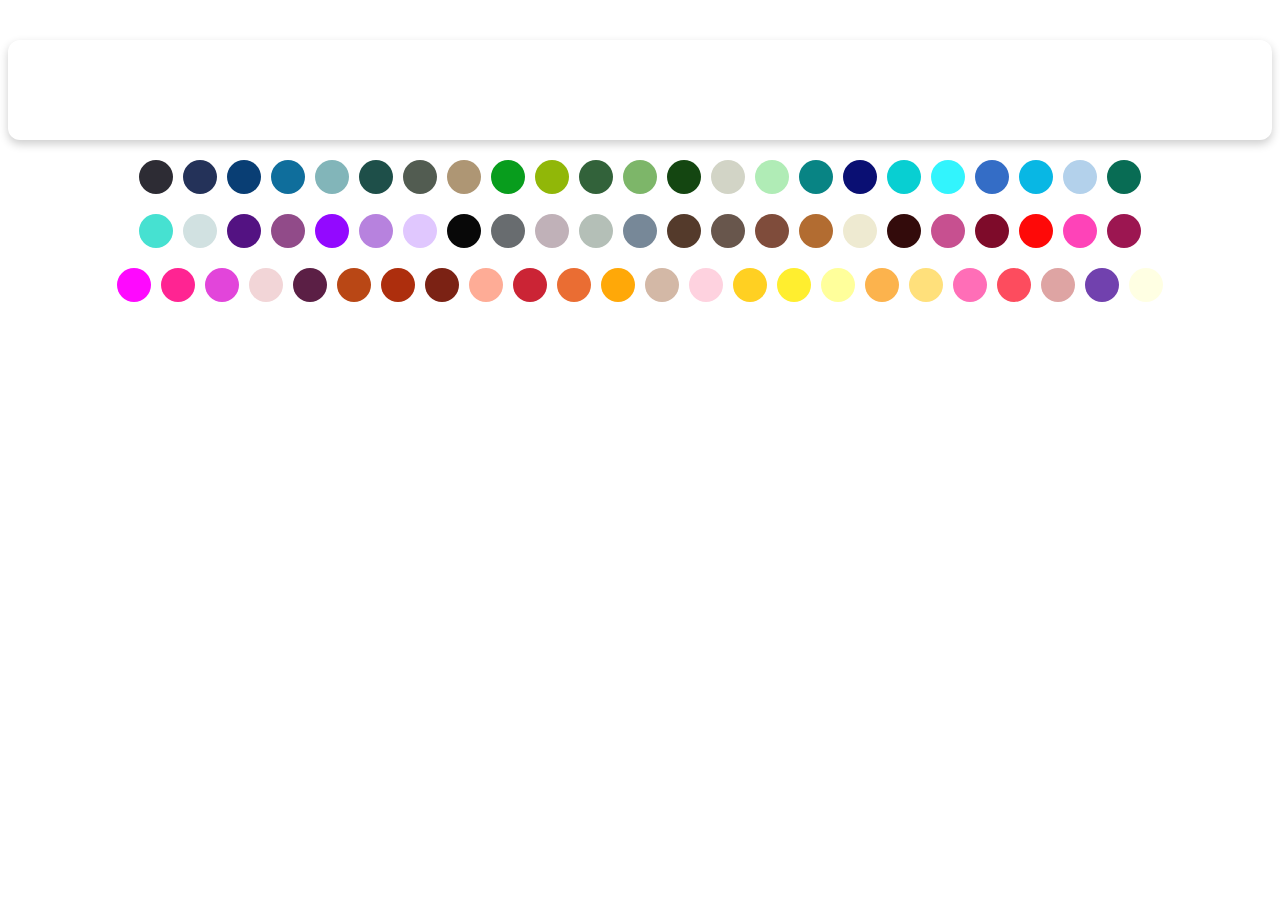
<file: colorpicker.html>
<!DOCTYPE html>
<html lang="en">
<head>
    <meta charset="UTF-8">
    <meta name="viewport" content="width=device-width, initial-scale=1.0">
    <title>Document</title>
    <link rel="stylesheet" href="color.css">

</head>
<body>
    <div class="product-container">
        <div id="product-box">

        </div>
        <div class="color-options">
          <div class="color-swatch" data-color="rgb(45, 44, 52)" style="background-color: rgb(45, 44, 52)"></div>
          <div class="color-swatch" data-color="rgb(36, 50, 89)" style="background-color: rgb(36, 50, 89);"></div>
          <div class="color-swatch" data-color="rgb(9, 62, 116)" style="background-color:rgb(9, 62, 116) "></div>
          <div class="color-swatch" data-color="rgb(15, 110, 156)" style="background-color:rgb(15, 110, 156)"></div>
          <div class="color-swatch" data-color="rgb(130, 181, 185)" style="background-color:rgb(130, 181, 185)"></div>
          <div class="color-swatch" data-color="rgb(30, 79, 73)" style="background-color:rgb(30, 79, 73)"></div>
          <div class="color-swatch" data-color="rgb(82, 92, 81)" style="background-color:rgb(82, 92, 81) "></div>
          <div class="color-swatch" data-color="rgb(174, 150, 116)" style="background-color:rgb(174, 150, 116)"></div>
          <div class="color-swatch" data-color="rgb(8, 157, 29)" style="background-color:rgb(8, 157, 29)"></div>
          <div class="color-swatch" data-color="rgb(145, 183, 8)" style="background-color: rgb(145, 183, 8)"></div>
          <div class="color-swatch" data-color="rgb(50, 98, 58)" style="background-color: rgb(50, 98, 58)"></div>
          <div class="color-swatch" data-color="rgb(125, 182, 105)" style="background-color:rgb(125, 182, 105)"></div>
          <div class="color-swatch" data-color="rgb(20, 70, 17)" style="background-color: rgb(20, 70, 17)"></div>
          <div class="color-swatch" data-color="rgb(210, 212, 198)" style="background-color:rgb(210, 212, 198)"></div>
          <div class="color-swatch" data-color="rgb(176, 236, 182)" style="background-color: rgb(176, 236, 182)"></div>
          <div class="color-swatch" data-color="rgb(8, 132, 132)" style="background-color: rgb(8, 132, 132)"></div>
          <div class="color-swatch" data-color="rgb(10, 15, 115)" style="background-color:rgb(10, 15, 115) "></div>
          <div class="color-swatch" data-color="rgb(8, 207, 210)" style="background-color: rgb(8, 207, 210)"></div>
          <div class="color-swatch" data-color="rgb(50, 244, 253)" style="background-color: rgb(50, 244, 253)"></div>
          <div class="color-swatch" data-color="rgb(52, 109, 198)" style="background-color: rgb(52, 109, 198)"></div>
          <div class="color-swatch" data-color="rgb(8, 183, 228)" style="background-color: rgb(8, 183, 228)"></div>
          <div class="color-swatch" data-color="rgb(179, 209, 235)" style="background-color: rgb(179, 209, 235)"></div>
          <div class="color-swatch" data-color="rgb(8, 108, 84)" style="background-color: rgb(8, 108, 84)"></div>

        </div>

        <div class="color-options">
            <div class="color-swatch" data-color="rgb(70, 225, 209)" style="background-color:rgb(70, 225, 209)"></div>
            <div class="color-swatch" data-color="rgb(209, 225, 225)" style="background-color: rgb(209, 225, 225)"></div>
            <div class="color-swatch" data-color="rgb(83, 18, 130)" style="background-color: rgb(83, 18, 130)"></div>
            <div class="color-swatch" data-color="rgb(145, 75, 137)" style="background-color: rgb(145, 75, 137)"></div>
            <div class="color-swatch" data-color="rgb(147, 9, 255)" style="background-color: rgb(147, 9, 255)"></div>
            <div class="color-swatch" data-color="rgb(183, 130, 222)" style="background-color: rgb(183, 130, 222)"></div>
            <div class="color-swatch" data-color="rgb(224, 199, 254)" style="background-color: rgb(224, 199, 254)"></div>
            <div class="color-swatch" data-color="rgb(8, 8, 8)" style="background-color: rgb(8, 8, 8)"></div>
            <div class="color-swatch" data-color="rgb(104, 108, 111)" style="background-color: rgb(104, 108, 111)"></div>
            <div class="color-swatch" data-color="rgb(192, 177, 184)" style="background-color:rgb(192, 177, 184)"></div>
            <div class="color-swatch" data-color="rgb(180, 191, 183)" style="background-color: rgb(180, 191, 183)"></div>
            <div class="color-swatch" data-color="rgb(119, 136, 152)" style="background-color:rgb(119, 136, 152)"></div>
            <div class="color-swatch" data-color="rgb(84, 58, 43)" style="background-color: rgb(84, 58, 43)"></div>
            <div class="color-swatch" data-color="rgb(104, 86, 76)" style="background-color: rgb(104, 86, 76)"></div>
            <div class="color-swatch" data-color="rgb(127, 76, 59)" style="background-color: rgb(127, 76, 59)"></div>
            <div class="color-swatch" data-color="rgb(178, 108, 49)" style="background-color: rgb(178, 108, 49)"></div>
            <div class="color-swatch" data-color="rgb(238, 234, 209)" style="background-color: rgb(238, 234, 209)"></div>
            <div class="color-swatch" data-color="rgb(51, 11, 11)" style="background-color: rgb(51, 11, 11)"></div>
            <div class="color-swatch" data-color="rgb(199, 80, 144)" style="background-color: rgb(199, 80, 144)"></div>
            <div class="color-swatch" data-color="rgb(126, 11, 42)" style="background-color: rgb(126, 11, 42)"></div>
            <div class="color-swatch" data-color="rgb(254, 9, 8)" style="background-color: rgb(254, 9, 8)"></div>
            <div class="color-swatch" data-color="rgb(254, 67, 184)" style="background-color: rgb(254, 67, 184)"></div>
            <div class="color-swatch" data-color="rgb(156, 22, 81)" style="background-color: rgb(156, 22, 81)"></div>
  
          </div>

          <div class="color-options">
            <div class="color-swatch" data-color="rgb(254, 9, 254)" style="background-color: rgb(254, 9, 254)"></div>
            <div class="color-swatch" data-color="rgb(255, 36, 146)" style="background-color: rgb(255, 36, 146)"></div>
            <div class="color-swatch" data-color="rgb(226, 69, 218)" style="background-color: rgb(226, 69, 218)"></div>
            <div class="color-swatch" data-color="rgb(242, 213, 215)" style="background-color: rgb(242, 213, 215)"></div>
            <div class="color-swatch" data-color="rgb(91, 31, 69)" style="background-color:rgb(91, 31, 69)"></div>
            <div class="color-swatch" data-color="rgb(185, 71, 21)" style="background-color: rgb(185, 71, 21)"></div>
            <div class="color-swatch" data-color="rgb(173, 46, 13)" style="background-color: rgb(173, 46, 13)"></div>
            <div class="color-swatch" data-color="rgb(123, 34, 20)" style="background-color: rgb(123, 34, 20)"></div>
            <div class="color-swatch" data-color="rgb(254, 172, 150)" style="background-color: rgb(254, 172, 150)"></div>
            <div class="color-swatch" data-color="rgb(203, 36, 53)" style="background-color: rgb(203, 36, 53)"></div>
            <div class="color-swatch" data-color="rgb(234, 109, 51)" style="background-color: rgb(234, 109, 51)"></div>
            <div class="color-swatch" data-color="rgb(255, 168, 8)" style="background-color: rgb(255, 168, 8)"></div>
            <div class="color-swatch" data-color="rgb(211, 184, 166)" style="background-color: rgb(211, 184, 166)"></div>
            <div class="color-swatch" data-color="rgb(254, 210, 223)" style="background-color: rgb(254, 210, 223)"></div>
            <div class="color-swatch" data-color="rgb(255, 208, 34)" style="background-color: rgb(255, 208, 34)"></div>
            <div class="color-swatch" data-color="rgb(255, 238, 47)" style="background-color: rgb(255, 238, 47)"></div>
            <div class="color-swatch" data-color="rgb(255, 255, 155)" style="background-color: rgb(255, 255, 155)"></div>
            <div class="color-swatch" data-color="rgb(252, 179, 77)" style="background-color: rgb(252, 179, 77)"></div>
            <div class="color-swatch" data-color="rgb(255, 224, 123)" style="background-color: rgb(255, 224, 123)"></div>
            <div class="color-swatch" data-color="rgb(255, 110, 183)" style="background-color: rgb(255, 110, 183)"></div>
            <div class="color-swatch" data-color="rgb(253, 76, 94)" style="background-color: rgb(253, 76, 94)"></div>
            <div class="color-swatch" data-color="rgb(222, 164, 163)" style="background-color: rgb(222, 164, 163)"></div>
            <div class="color-swatch" data-color="rgb(113, 65, 174)" style="background-color: rgb(113, 65, 174)"></div>
            <div class="color-swatch" data-color="rgb(255, 255, 227)" style="background-color: rgb(255, 255, 227)"></div>
  
          </div>
      </div>
      
      
    <script>
        const swatches = document.querySelectorAll('.color-swatch');
        const productBox = document.getElementById('product-box');

swatches.forEach(swatch => {
  swatch.addEventListener('click', () => {
    const color = swatch.getAttribute('data-color');
    productBox.style.backgroundColor = color;

    // Mark the active swatch
    swatches.forEach(s => s.classList.remove('active'));
    swatch.classList.add('active');
  });
});

 </script>
      
</body>
</html>
</file>
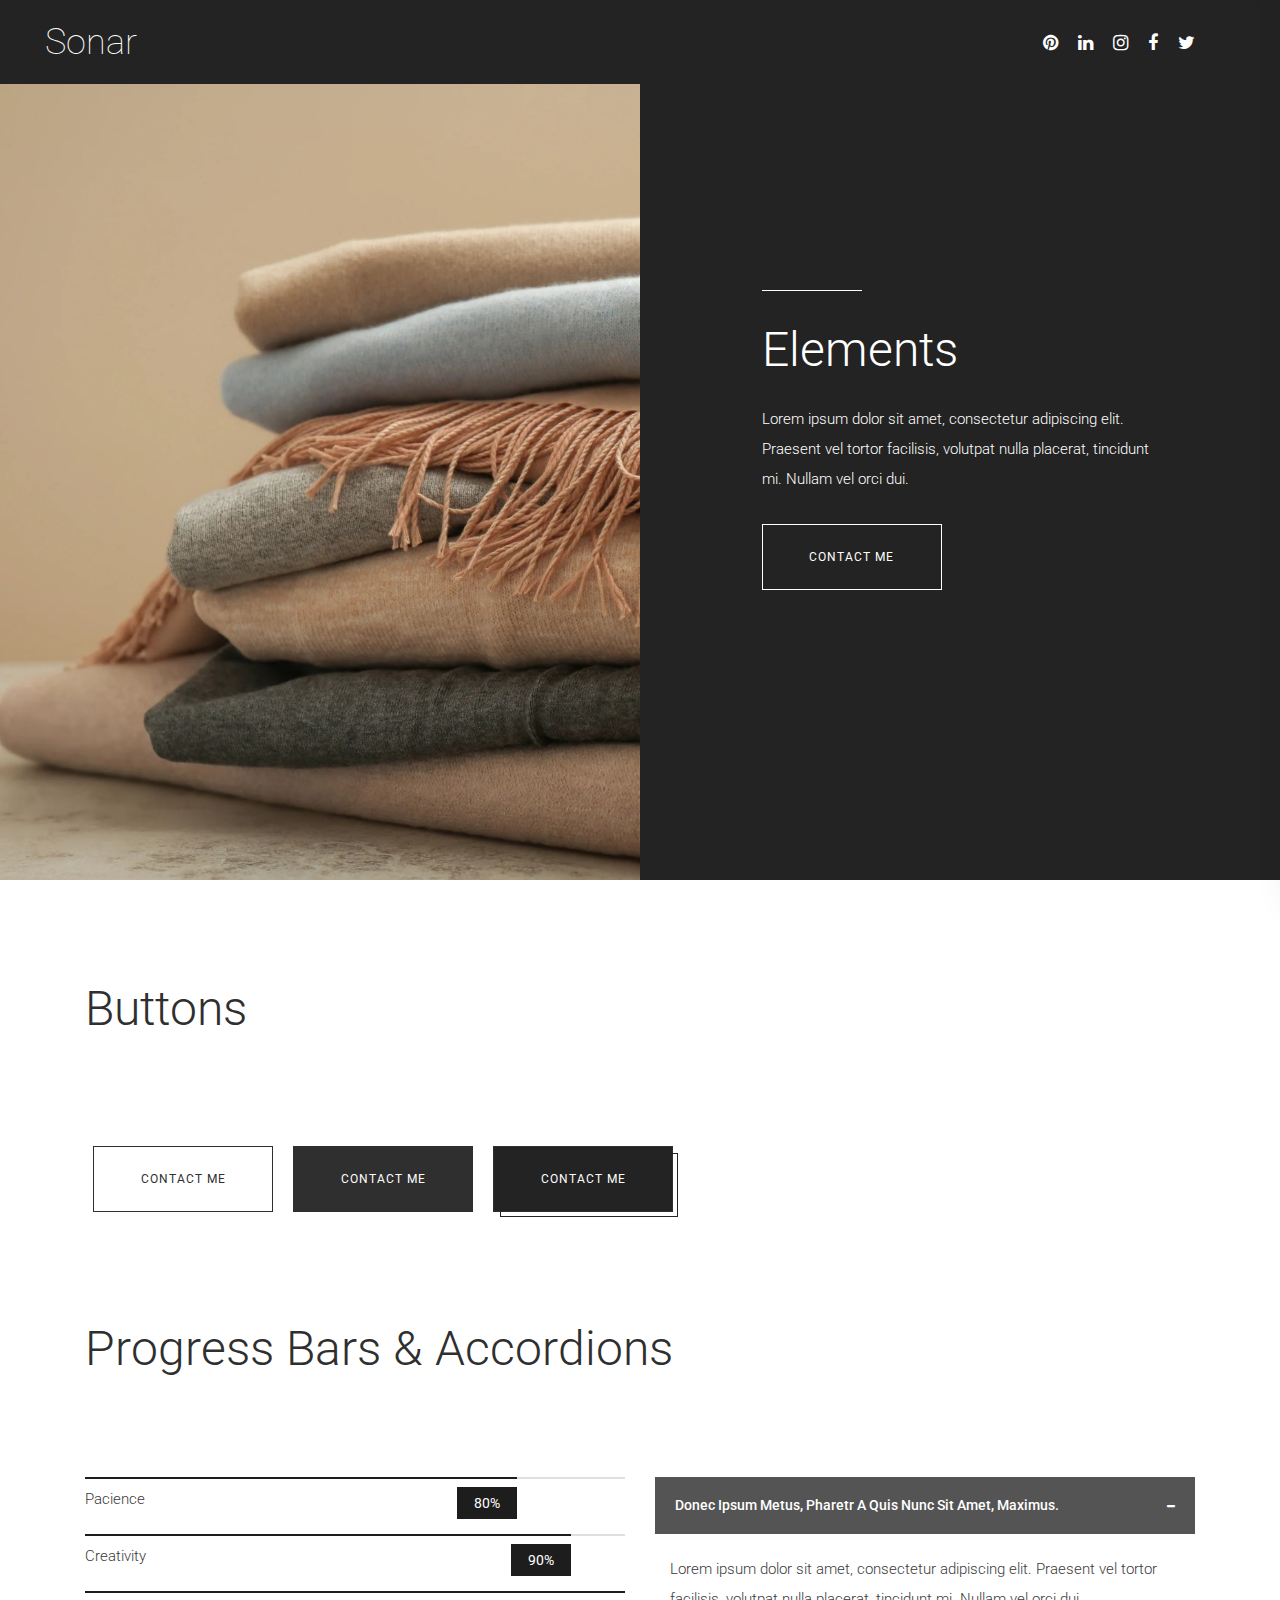
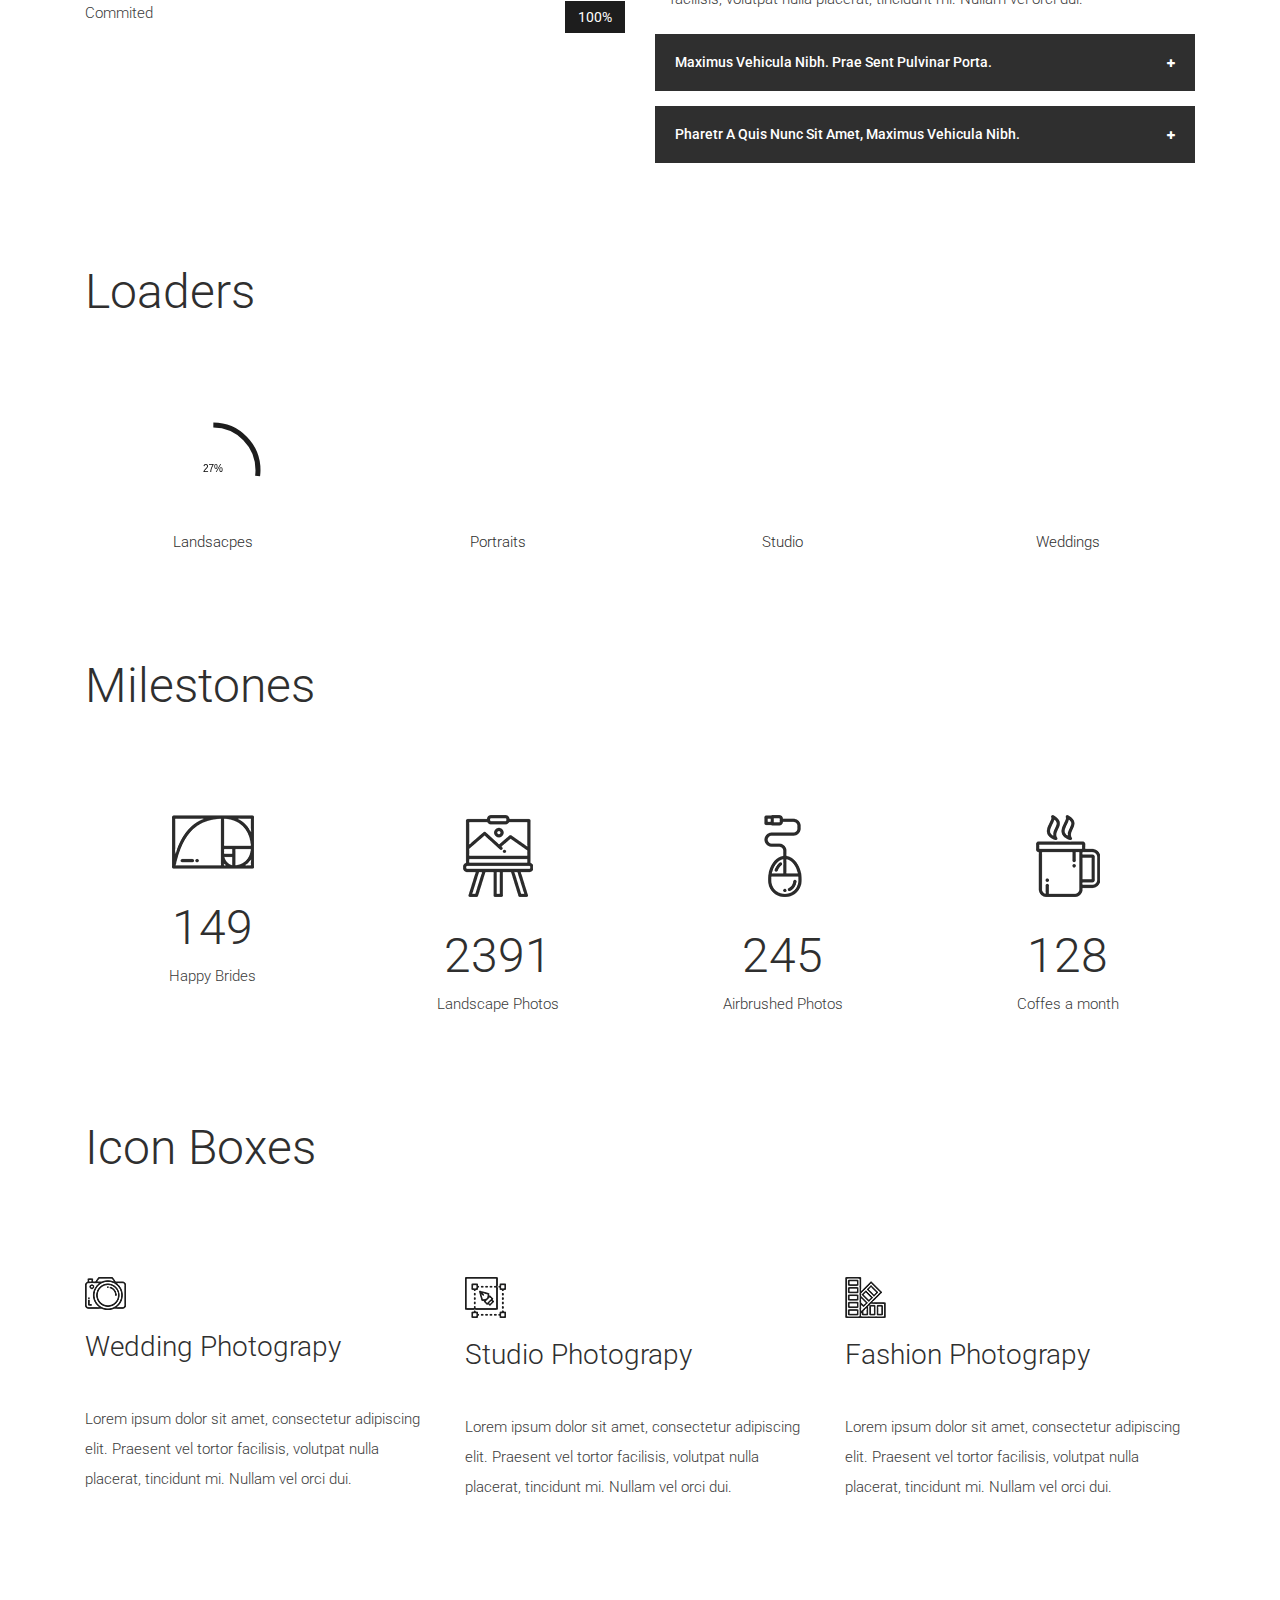
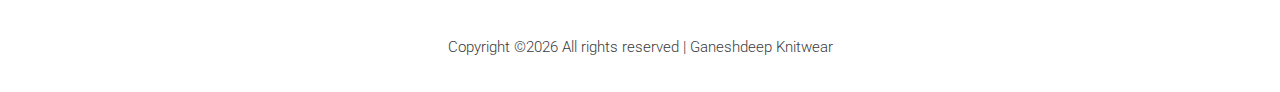
<file: elements.html>
<!DOCTYPE html>
<html lang="en">

<head>
    <meta charset="UTF-8">
    <meta name="description" content="">
    <meta http-equiv="X-UA-Compatible" content="IE=edge">
    <meta name="viewport" content="width=device-width, initial-scale=1, shrink-to-fit=no">
    <!-- The above 4 meta tags *must* come first in the head; any other head content must come *after* these tags -->

    <!-- Title  -->
    <title>Sonar - Photography Template</title>

    <!-- Favicon  -->
    <link rel="icon" href="img/core-img/favicon.ico">

    <!-- Style CSS -->
    <link rel="stylesheet" href="style.css">

</head>

<body>
    <!-- Preloader Start -->
    <div id="preloader">
        <div class="preload-content">
            <div id="sonar-load"></div>
        </div>
    </div>
    <!-- Preloader End -->

    <!-- Grids -->
    <!-- <div class="grids d-flex justify-content-between">
        <div class="grid1"></div>
        <div class="grid2"></div>
        <div class="grid3"></div>
        <div class="grid4"></div>
        <div class="grid5"></div>
        <div class="grid6"></div>
        <div class="grid7"></div>
        <div class="grid8"></div>
        <div class="grid9"></div>
    </div> -->

    <!-- ***** Main Menu Area Start ***** -->
    <div class="mainMenu d-flex align-items-center justify-content-between">
        <!-- Close Icon -->
        <div class="closeIcon">
            <i class="ti-close" aria-hidden="true"></i>
        </div>
        <!-- Logo Area -->
        <div class="logo-area">
            <a href="index.html">Sonar</a>
        </div>
        <!-- Nav -->
        <div class="sonarNav">
            <nav>
                <ul>
                    <li class="nav-item active">
                        <a class="nav-link" href="index.html">Home</a>
                    </li>
                    <li class="nav-item">
                        <a class="nav-link" href="about-me.html">About Me</a>
                    </li>
                    <li class="nav-item">
                        <a class="nav-link" href="services.html">Services</a>
                    </li>
                    <li class="nav-item">
                        <a class="nav-link" href="products.html">Products</a>
                    </li>
                    <li class="nav-item">
                        <a class="nav-link" href="portfolio.html">Gallery</a>
                    </li>
                    <li class="nav-item">
                        <a class="nav-link" href="blog.html">Blog</a>
                    </li>
                    <li class="nav-item">
                        <a class="nav-link" href="contact.html">Contact</a>
                    </li>
                    <li class="nav-item">
                        <a class="nav-link" href="return-policy.html">Return Policy</a>
                    </li>
                </ul>
            </nav>
        </div>
        <!-- Copwrite Text -->
        <div class="copywrite-text">
            <p><!-- Link back to Colorlib can't be removed. Template is licensed under CC BY 3.0. -->
Copyright &copy;<script>document.write(new Date().getFullYear());</script> All rights reserved | Ganeshdeep Knitwear
<!-- Link back to Colorlib can't be removed. Template is licensed under CC BY 3.0. -->
</p>
        </div>
    </div>
    <!-- ***** Main Menu Area End ***** -->

    <!-- ***** Header Area Start ***** -->
    <header class="header-area">
        <div class="container-fluid">
            <div class="row">
                <div class="col-12">
                    <div class="menu-area d-flex justify-content-between">
                        <!-- Logo Area  -->
                        <div class="logo-area">
                            <a href="index.html">Sonar</a>
                        </div>

                        <div class="menu-content-area d-flex align-items-center">
                            <!-- Header Social Area -->
                            <div class="header-social-area d-flex align-items-center">
                                <a href="#" data-toggle="tooltip" data-placement="bottom" title="Pinterest"><i class="fa fa-pinterest" aria-hidden="true"></i></a>
                                <a href="#" data-toggle="tooltip" data-placement="bottom" title="Linkedin"><i class="fa fa-linkedin" aria-hidden="true"></i></a>
                                <a href="#" data-toggle="tooltip" data-placement="bottom" title="Instagram"><i class="fa fa-instagram" aria-hidden="true"></i></a>
                                <a href="#" data-toggle="tooltip" data-placement="bottom" title="Facebook"><i class="fa fa-facebook" aria-hidden="true"></i></a>
                                <a href="#" data-toggle="tooltip" data-placement="bottom" title="Twitter"><i class="fa fa-twitter" aria-hidden="true"></i></a>
                            </div>
                            <!-- Menu Icon -->
                            <span class="navbar-toggler-icon" id="menuIcon"></span>
                        </div>
                    </div>
                </div>
            </div>
        </div>
    </header>
    <!-- ***** Header Area End ***** -->

    <!-- ***** Hero Area Start ***** -->
    <div class="hero-area d-flex align-items-center">
        <!-- Hero Thumbnail -->
        <div class="hero-thumbnail equalize bg-img" style="background-image: url(img/bg-img/contact.jpeg);"></div>
        
        <!-- Hero Content -->
        <div class="hero-content equalize">
            <div class="container-fluid h-100">
                <div class="row h-100 align-items-center justify-content-center">
                    <div class="col-12 col-md-8">
                        <div class="line"></div>
                        <h2>Elements</h2>
                        <p>Lorem ipsum dolor sit amet, consectetur adipiscing elit. Praesent vel tortor facilisis, volutpat nulla placerat, tincidunt mi. Nullam vel orci dui.</p>
                        <a href="#" class="btn sonar-btn white-btn">contact me</a>
                    </div>
                </div>
            </div>
        </div>
    </div>
    <!-- ***** Hero Area End ***** -->

    <!-- ***** Elements Area Start ***** -->
    <section class="elements-area section-padding-100-0">
        <div class="container">

            <!-- ***** Buttons ***** -->
            <div class="row mb-100">
                <div class="col-12">
                    <div class="elements-title">
                        <h2>Buttons</h2>
                    </div>
                    <!-- Button -->
                    <div class="sonar-buttons-area">
                        <a href="#" class="btn sonar-btn m-2">Contact Me</a>
                        <a href="#" class="btn sonar-btn btn-2 m-2">Contact Me</a>
                        <a href="#" class="btn sonar-btn btn-3 m-2">Contact Me</a>
                    </div>
                </div>
            </div>


            <!-- ***** Progress Bars & Accordions ***** -->
            <div class="row">
                <div class="col-12">
                    <div class="elements-title">
                        <h2>Progress Bars &amp; Accordions</h2>
                    </div>

                    <div class="row">
                        <div class="col-12 col-md-6">
                            <!-- Progress Bar Content Area -->
                            <div class="services-progress-bar mb-100">
                                <!-- Single Progress Bar -->
                                <div class="single_progress_bar">
                                    <div id="bar1" class="barfiller">
                                        <div class="tipWrap">
                                            <span class="tip"></span>
                                        </div>
                                        <span class="fill" data-percentage="80"></span>
                                    </div>
                                    <p>Pacience</p>
                                </div>
                                <!-- Single Progress Bar -->
                                <div class="single_progress_bar">
                                    <div id="bar2" class="barfiller">
                                        <div class="tipWrap">
                                            <span class="tip"></span>
                                        </div>
                                        <span class="fill" data-percentage="90"></span>
                                    </div>
                                    <p>Creativity</p>
                                </div>
                                <!-- Single Progress Bar -->
                                <div class="single_progress_bar">
                                    <div id="bar3" class="barfiller">
                                        <div class="tipWrap">
                                            <span class="tip"></span>
                                        </div>
                                        <span class="fill" data-percentage="100"></span>
                                    </div>
                                    <p>Commited</p>
                                </div>
                            </div>
                        </div>

                        <div class="col-12 col-md-6">
                            <div class="accordions mb-100" id="accordion" role="tablist" aria-multiselectable="true">
                                <!-- single accordian area -->
                                <div class="panel single-accordion">
                                    <h6><a role="button" class="" aria-expanded="true" aria-controls="collapseOne" data-toggle="collapse" data-parent="#accordion" href="#collapseOne">Donec ipsum metus, pharetr a quis nunc sit amet, maximus.
                                    <span class="accor-open"><i class="fa fa-plus" aria-hidden="true"></i></span>
                                    <span class="accor-close"><i class="fa fa-minus" aria-hidden="true"></i></span>
                                    </a></h6>
                                    <div id="collapseOne" class="accordion-content collapse show">
                                        <p>Lorem ipsum dolor sit amet, consectetur adipiscing elit. Praesent vel tortor facilisis, volutpat nulla placerat, tincidunt mi. Nullam vel orci dui.</p>
                                    </div>
                                </div>
                                <!-- single accordian area -->
                                <div class="panel single-accordion">
                                    <h6>
                                        <a role="button" class="collapsed" aria-expanded="true" aria-controls="collapseTwo" data-parent="#accordion" data-toggle="collapse" href="#collapseTwo">Maximus vehicula nibh. Prae sent pulvinar porta.
                                        <span class="accor-open"><i class="fa fa-plus" aria-hidden="true"></i></span>
                                        <span class="accor-close"><i class="fa fa-minus" aria-hidden="true"></i></span>
                                        </a>
                                    </h6>
                                    <div id="collapseTwo" class="accordion-content collapse">
                                        <p>Lorem ipsum dolor sit amet, consectetur adipiscing elit. Praesent vel tortor facilisis, volutpat nulla placerat, tincidunt mi. Nullam vel orci dui.</p>
                                    </div>
                                </div>
                                <!-- single accordian area -->
                                <div class="panel single-accordion">
                                    <h6>
                                        <a role="button" aria-expanded="true" aria-controls="collapseThree" class="collapsed" data-parent="#accordion" data-toggle="collapse" href="#collapseThree">Pharetr a quis nunc sit amet, maximus vehicula nibh.
                                        <span class="accor-open"><i class="fa fa-plus" aria-hidden="true"></i></span>
                                        <span class="accor-close"><i class="fa fa-minus" aria-hidden="true"></i></span>
                                    </a>
                                    </h6>
                                    <div id="collapseThree" class="accordion-content collapse">
                                        <p>Lorem ipsum dolor sit amet, consectetur adipiscing elit. Praesent vel tortor facilisis, volutpat nulla placerat, tincidunt mi. Nullam vel orci dui.</p>
                                    </div>
                                </div>
                            </div>
                        </div>
                    </div>
                </div>
            </div>

            <!-- ***** Loaders ***** -->
            <div class="row">
                <div class="col-12">
                    <div class="elements-title">
                        <h2>Loaders</h2>
                    </div>

                    <div class="our-skills-area text-center">
                        <div class="row">
                            <div class="col-12 col-sm-6 col-md-3">
                                <div class="single-pie-bar mb-100" data-percent="90">
                                    <canvas class="bar-circle" width="100" height="100"></canvas>
                                    <p>Landsacpes</p>
                                </div>
                            </div>
                            <div class="col-12 col-sm-6 col-md-3">
                                <div class="single-pie-bar mb-100" data-percent="65">
                                    <canvas class="bar-circle" width="100" height="100"></canvas>
                                    <p>Portraits</p>
                                </div>
                            </div>
                            <div class="col-12 col-sm-6 col-md-3">
                                <div class="single-pie-bar mb-100" data-percent="25">
                                    <canvas class="bar-circle" width="100" height="100"></canvas>
                                    <p>Studio</p>
                                </div>
                            </div>
                            <div class="col-12 col-sm-6 col-md-3">
                                <div class="single-pie-bar mb-100" data-percent="69">
                                    <canvas class="bar-circle" width="100" height="100"></canvas>
                                    <p>Weddings</p>
                                </div>
                            </div>
                        </div>
                    </div>

                </div>
            </div>

            <!-- ***** Milestones ***** -->
            <div class="row">
                <div class="col-12">
                    <div class="elements-title">
                        <h2>Milestones</h2>
                    </div>
                </div>

                <!-- Single Cool Fact-->
                <div class="col-12 col-sm-6 col-lg-3">
                    <div class="single-cool-fact-area text-center mb-100">
                        <img src="img/core-img/golden-ratio.png" alt="">
                        <h2><span class="counter">149</span></h2>
                        <p>Happy Brides</p>
                    </div>
                </div>
                <!-- Single Cool Fact-->
                <div class="col-12 col-sm-6 col-lg-3">
                    <div class="single-cool-fact-area text-center mb-100">
                        <img src="img/core-img/canvas.png" alt="">
                        <h2><span class="counter">2391</span></h2>
                        <p>Landscape Photos</p>
                    </div>
                </div>
                <!-- Single Cool Fact-->
                <div class="col-12 col-sm-6 col-lg-3">
                    <div class="single-cool-fact-area text-center mb-100">
                        <img src="img/core-img/mouse.png" alt="">
                        <h2><span class="counter">245</span></h2>
                        <p>Airbrushed Photos</p>
                    </div>
                </div>
                <!-- Single Cool Fact-->
                <div class="col-12 col-sm-6 col-lg-3">
                    <div class="single-cool-fact-area text-center mb-100">
                        <img src="img/core-img/coffee.png" alt="">
                        <h2><span class="counter">128</span></h2>
                        <p>Coffes a month</p>
                    </div>
                </div>
            </div>

            <!-- ***** Icon Boxes ***** -->
            <div class="row mb-50">
                <div class="col-12">
                    <div class="elements-title">
                        <h2>Icon boxes</h2>
                    </div>
                </div>

                <!-- Single Services Area -->
                <div class="col-12 col-md-4">
                    <div class="single-services-area">
                        <img src="img/core-img/camera.png" alt="">
                        <h4>Wedding Photograpy</h4>
                        <p>Lorem ipsum dolor sit amet, consectetur adipiscing elit. Praesent vel tortor facilisis, volutpat nulla placerat, tincidunt mi. Nullam vel orci dui.</p>
                    </div>
                </div>
                <!-- Single Services Area -->
                <div class="col-12 col-md-4">
                    <div class="single-services-area">
                        <img src="img/core-img/vector.png" alt="">
                        <h4>Studio Photograpy</h4>
                        <p>Lorem ipsum dolor sit amet, consectetur adipiscing elit. Praesent vel tortor facilisis, volutpat nulla placerat, tincidunt mi. Nullam vel orci dui.</p>
                    </div>
                </div>
                <!-- Single Services Area -->
                <div class="col-12 col-md-4">
                    <div class="single-services-area">
                        <img src="img/core-img/pantone.png" alt="">
                        <h4>Fashion Photograpy</h4>
                        <p>Lorem ipsum dolor sit amet, consectetur adipiscing elit. Praesent vel tortor facilisis, volutpat nulla placerat, tincidunt mi. Nullam vel orci dui.</p>
                    </div>
                </div>
            </div>

        </div>
    </section>
    <!-- ***** Elements Area End ***** -->

    <!-- ***** Footer Area Start ***** -->
    <footer class="footer-area">
        <!-- back end content -->
        <!-- <div class="backEnd-content">
            <img class="dots" src="img/core-img/dots.png" alt="">
            <h2>Dream</h2>
        </div> -->

        <div class="container">
            <div class="row">
                <div class="col-12">
                    <!-- Copywrite Text -->
                    <div class="copywrite-text">
                        <p><!-- Link back to Colorlib can't be removed. Template is licensed under CC BY 3.0. -->
Copyright &copy;<script>document.write(new Date().getFullYear());</script> All rights reserved | Ganeshdeep Knitwear
<!-- Link back to Colorlib can't be removed. Template is licensed under CC BY 3.0. -->
</p>
                    </div>
                </div>
            </div>
        </div>
    </footer>
    <!-- ***** Footer Area End ***** -->

    <!-- jQuery (Necessary for All JavaScript Plugins) -->
    <script src="js/jquery/jquery-2.2.4.min.js"></script>
    <!-- Popper js -->
    <script src="js/popper.min.js"></script>
    <!-- Bootstrap js -->
    <script src="js/bootstrap.min.js"></script>
    <!-- Plugins js -->
    <script src="js/plugins.js"></script>
    <!-- Active js -->
    <script src="js/active.js"></script>

</body>

</html>
</file>
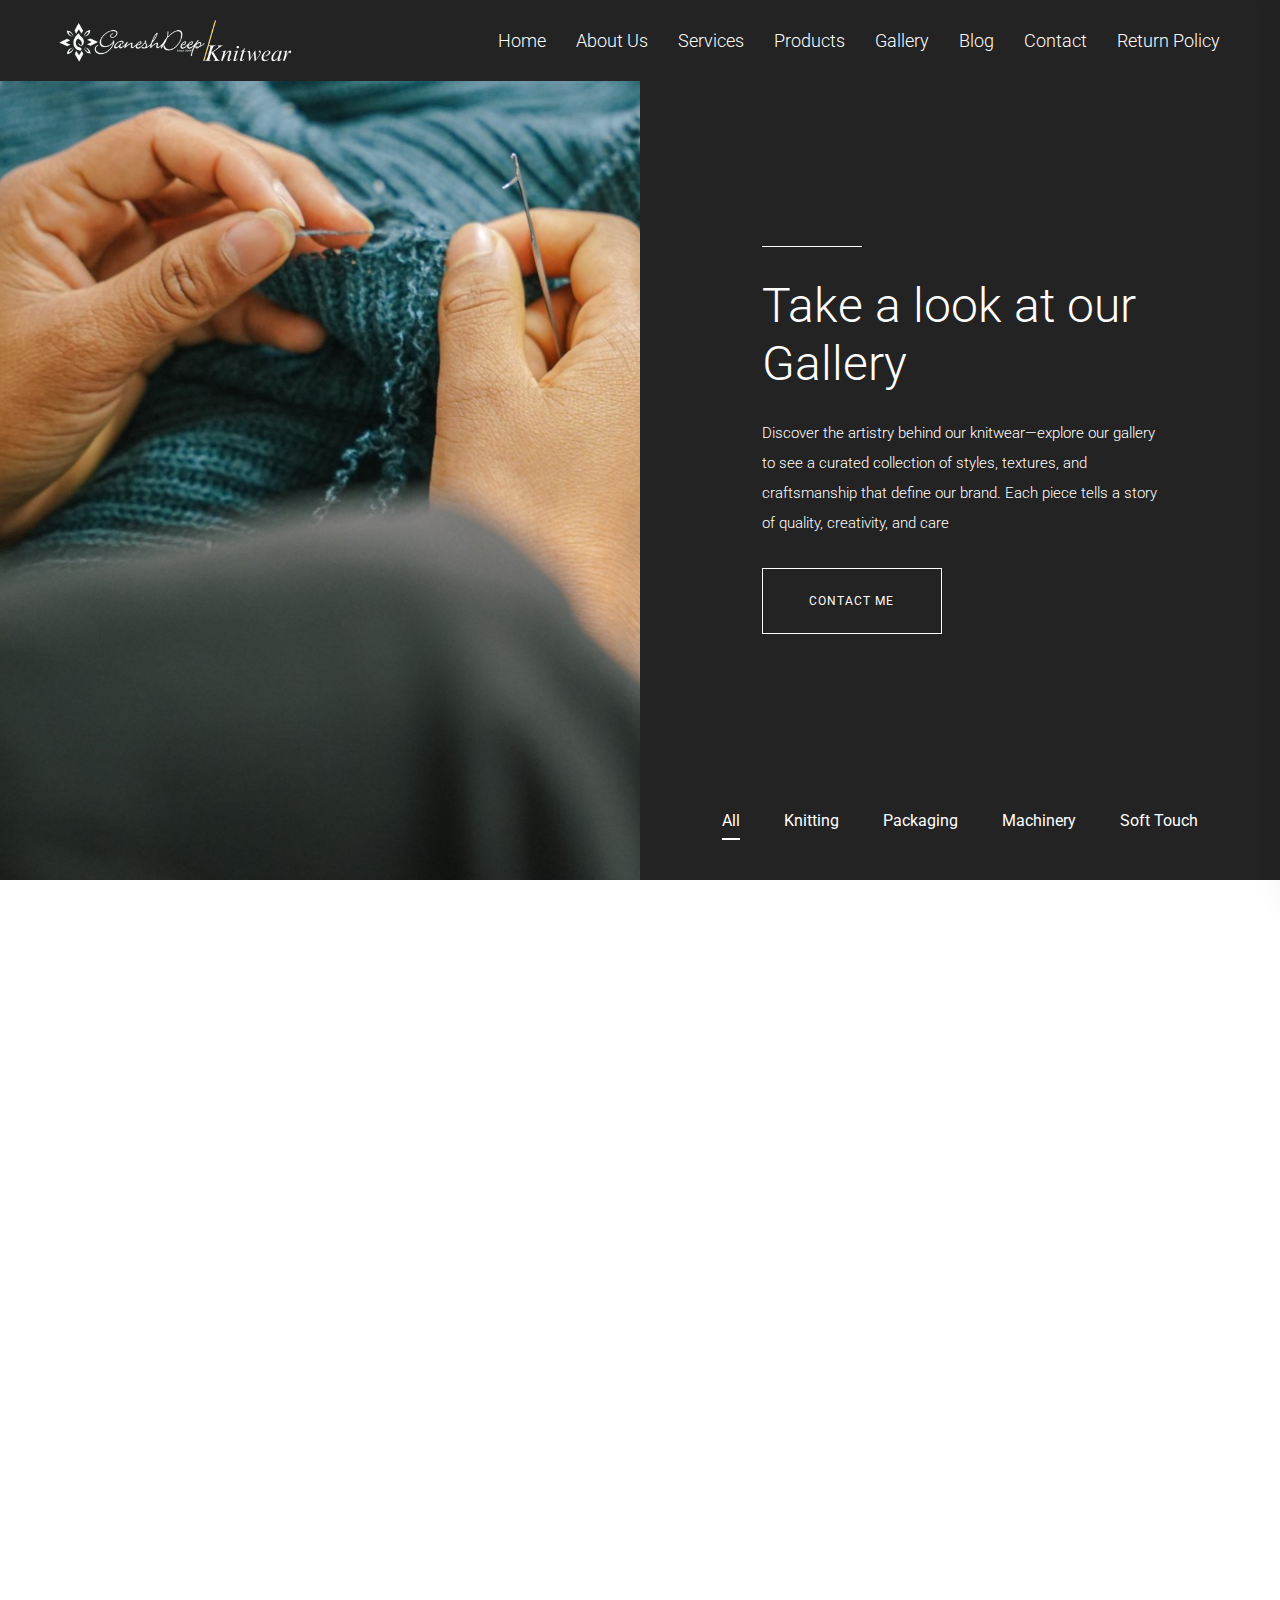
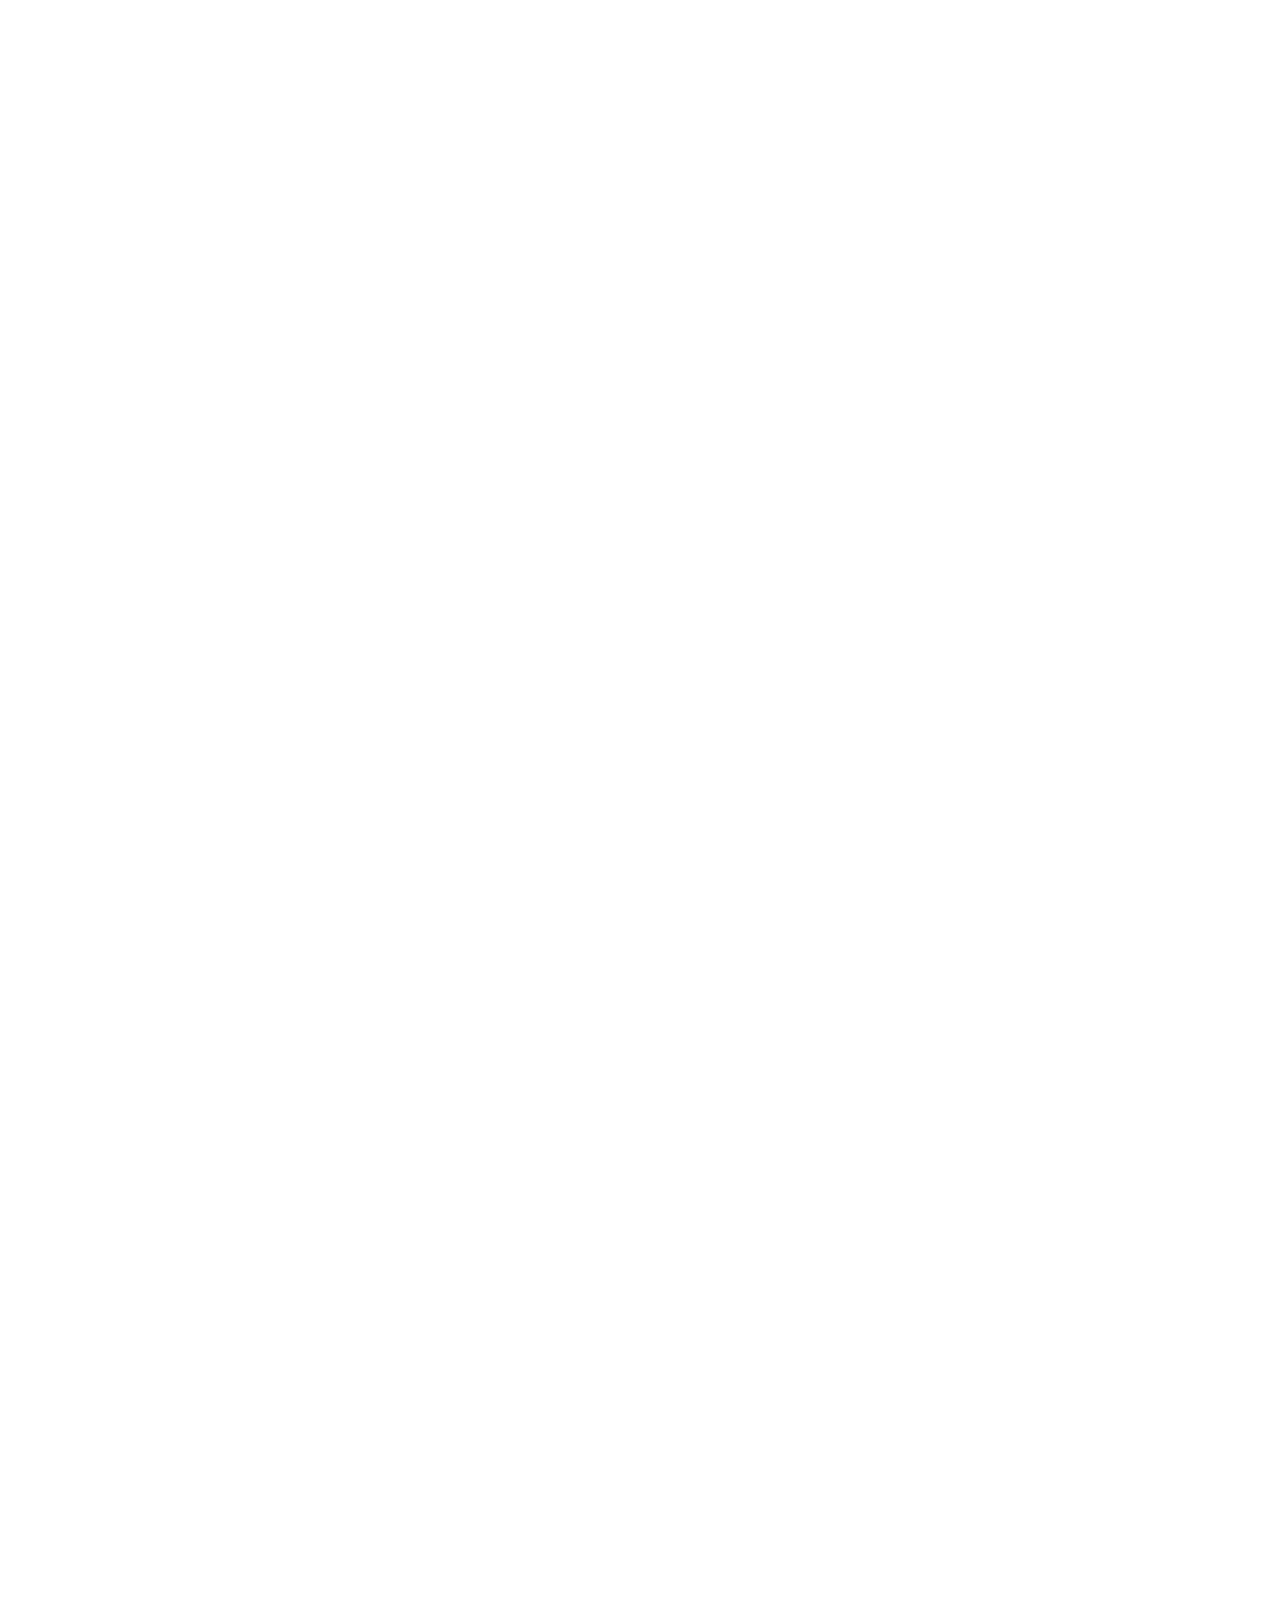
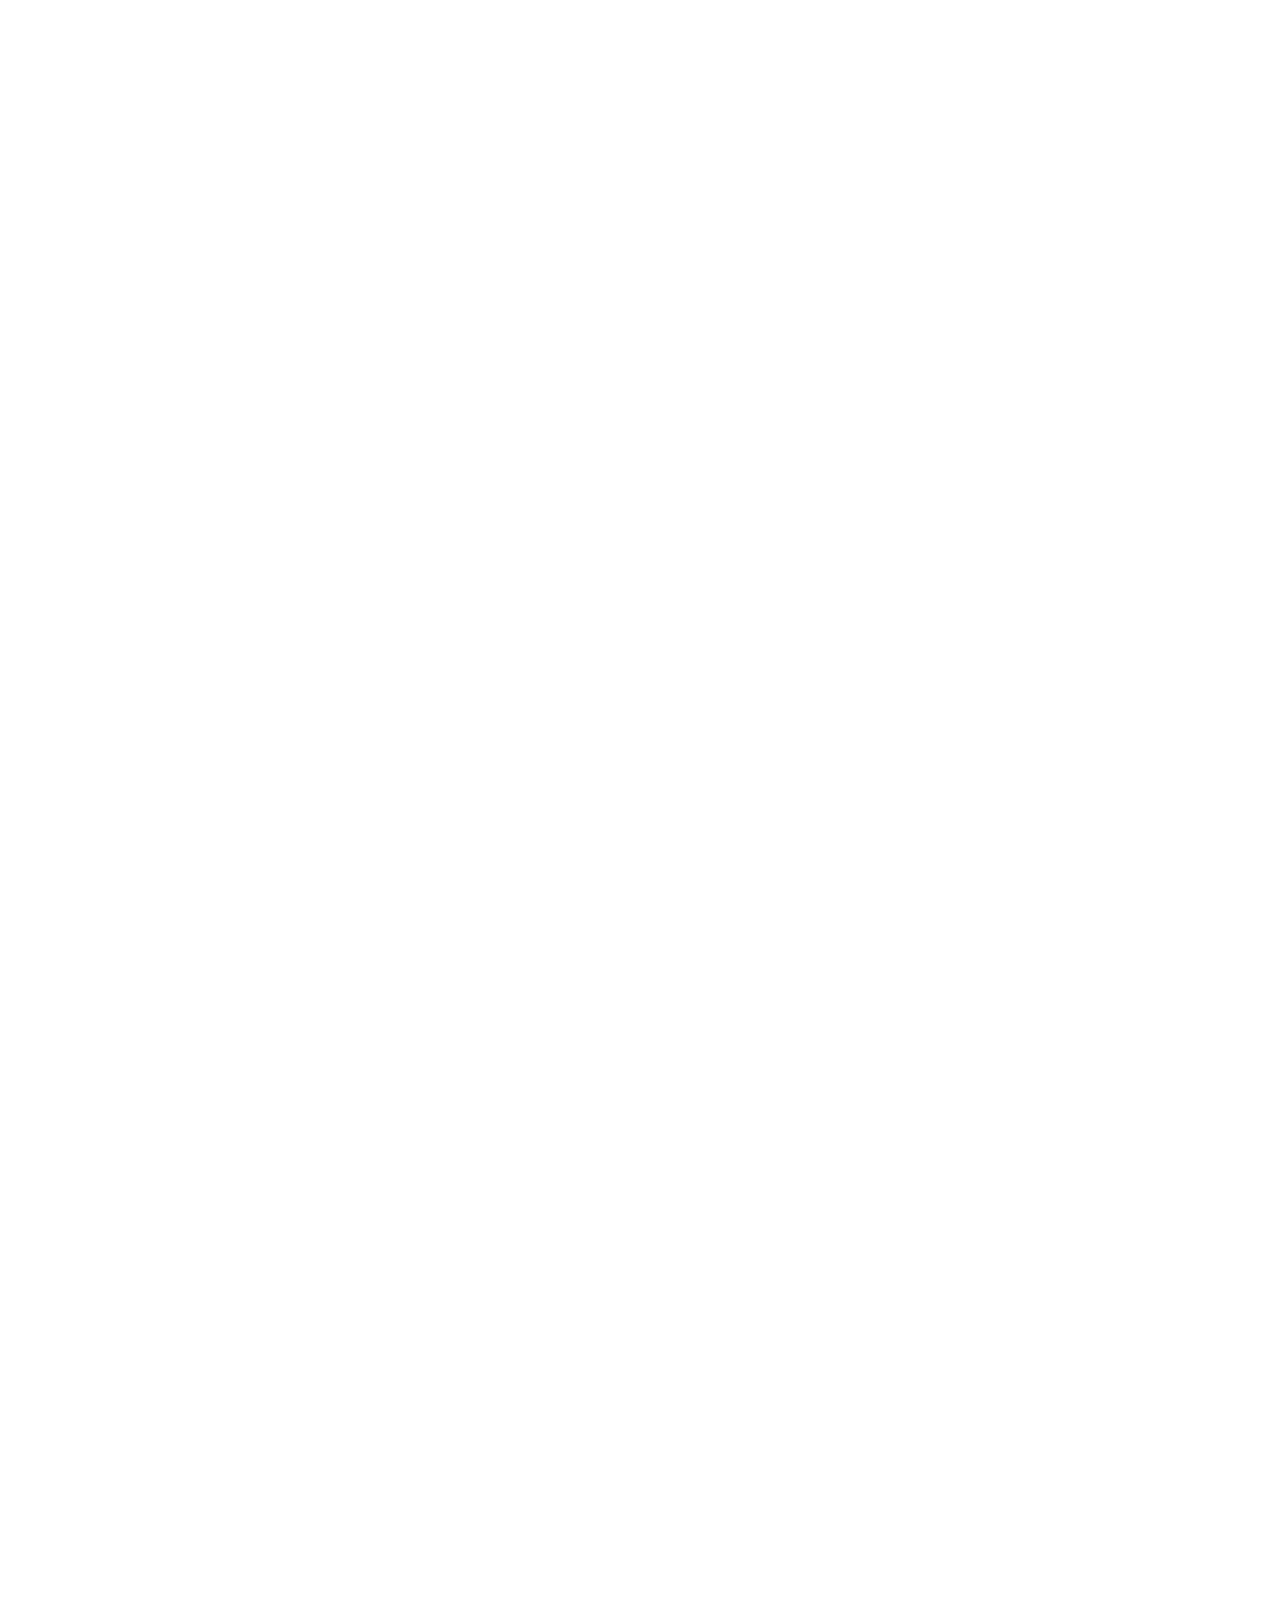
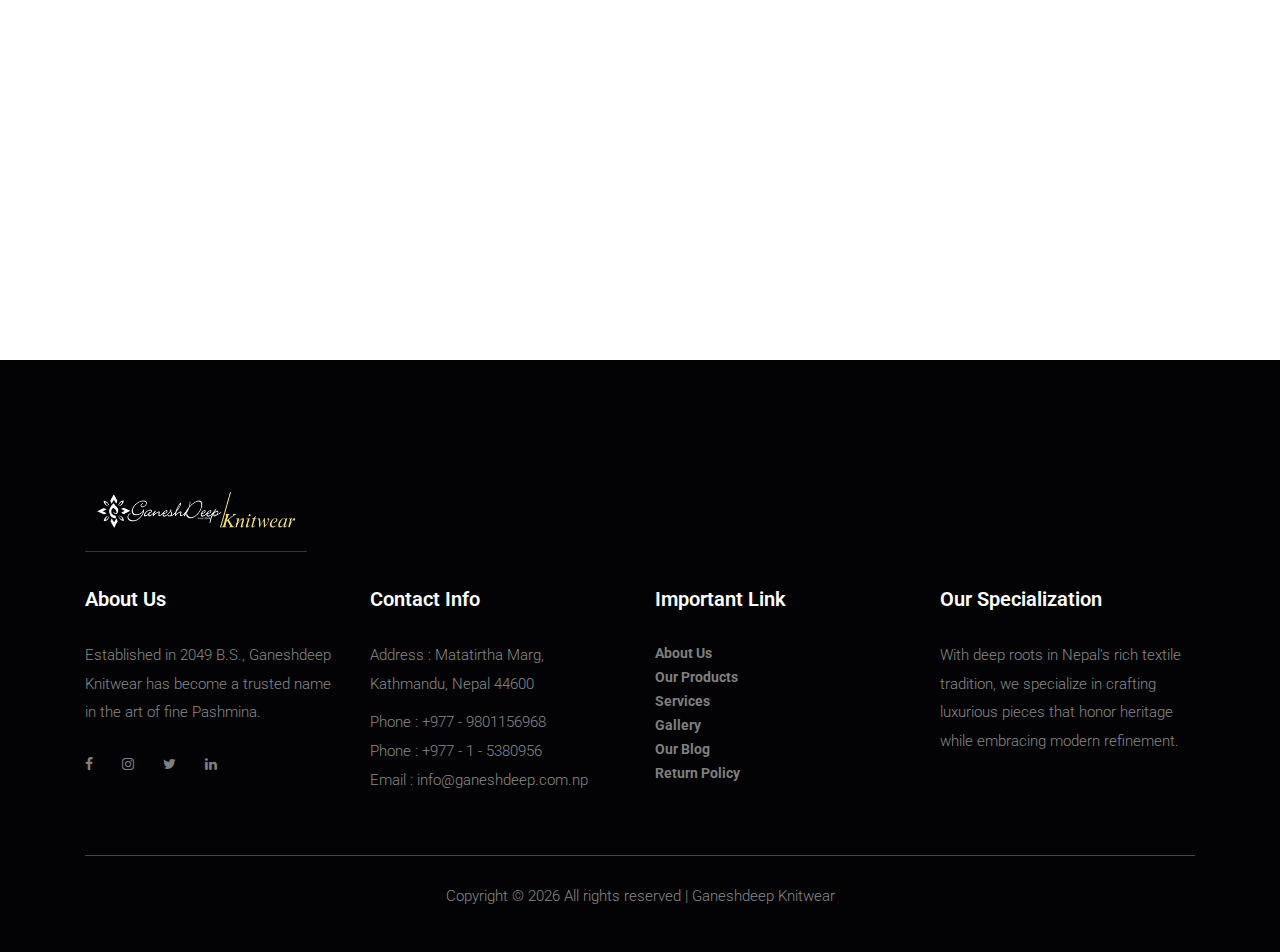
<file: portfolio.html>
<!DOCTYPE html>
<html lang="en">

<head>
    <meta charset="UTF-8">
    <meta name="description" content="">
    <meta http-equiv="X-UA-Compatible" content="IE=edge">
    <meta name="viewport" content="width=device-width, initial-scale=1, shrink-to-fit=no">
    <!-- The above 4 meta tags *must* come first in the head; any other head content must come *after* these tags -->

    <!-- Title  -->
    <title>Ganeshdeep- knitwear</title>

    <!-- Favicon  -->
    <link rel="icon" href="img/core-img/favicon.ico">

    <!-- Style CSS -->
    <link rel="stylesheet" href="style.css">

</head>

<body>
    <!-- Preloader Start -->
    <div id="preloader">
        <div class="preload-content">
            <div id="sonar-load"></div>
        </div>
    </div>
    <!-- Preloader End -->

    <!-- Grids -->
    <!-- <div class="grids d-flex justify-content-between">
        <div class="grid1"></div>
        <div class="grid2"></div>
        <div class="grid3"></div>
        <div class="grid4"></div>
        <div class="grid5"></div>
        <div class="grid6"></div>
        <div class="grid7"></div>
        <div class="grid8"></div>
        <div class="grid9"></div>
    </div> -->

    <!-- ***** Main Menu Area Start ***** -->
    <div class="mainMenu d-flex align-items-center justify-content-between">
        <!-- Close Icon -->
        <div class="closeIcon">
            <i class="ti-close" aria-hidden="true"></i>
        </div>
        <!-- Logo Area -->
        <div class="logo-area">
            <a href="index.html"><img class="logoImage" src="img/bg-img/LogoJ.png" style="max-width: 50%;"
                    alt=""></a></a>
        </div>
        <!-- Nav -->
        <div class="sonarNav">
            <nav>
                <ul>
                    <li class="nav-item active">
                                    <a class="nav-link" href="index.html">Home</a>
                                </li>
                                <li class="nav-item">
                                    <a class="nav-link" href="products.html">Products</a>
                                </li>
                                <li class="nav-item">
                                    <a class="nav-link" href="about-me.html">About Us</a>
                                </li>
                                <li class="nav-item">
                                    <a class="nav-link" href="services.html">Services</a>
                                </li>

                                <li class="nav-item">
                                    <a class="nav-link" href="portfolio.html">Gallery</a>
                                </li>
                                <li class="nav-item">
                                    <a class="nav-link" href="blog.html">Blog</a>
                                </li>
                                <li class="nav-item">
                                    <a class="nav-link" href="contact.html">Contact</a>
                                </li>
                                <li class="nav-item">
                                    <a class="nav-link" href="return-policy.html">Return Policy</a>
                                </li>
                </ul>
            </nav>
        </div>
        <!-- Copwrite Text -->
        <div class="copywrite-text">
            <p><!-- Link back to Colorlib can't be removed. Template is licensed under CC BY 3.0. -->
                Copyright &copy;
                <script>document.write(new Date().getFullYear());</script> All rights reserved | Ganeshdeep Knitwear
                <!-- Link back to Colorlib can't be removed. Template is licensed under CC BY 3.0. -->
            </p>
        </div>
    </div>
    <!-- ***** Main Menu Area End ***** -->

    <!-- ***** Header Area Start ***** -->
    <header class="header-area">
        <div class="container-fluid">
            <div class="row">
                <div class="col-12">
                    <div class="menu-area d-flex justify-content-between">
                        <!-- Logo Area  -->
                        <a class="logo" href="index.html">
                            <img src="img/bg-img/LogoJ.png" alt="Ganeshdeep Knitwear Logo">
                        </a>

                        <nav class="main-nav-bar">
                            <ul>
                                <li class="nav-item active">
                                    <a class="nav-link" href="index.html">Home</a>
                                </li>
                                <li class="nav-item">
                                    <a class="nav-link" href="about-me.html">About Us</a>
                                </li>
                                <li class="nav-item">
                                    <a class="nav-link" href="services.html">Services</a>
                                </li>
                                <li class="nav-item">
                                    <a class="nav-link" href="products.html">Products</a>
                                </li>
                                <li class="nav-item">
                                    <a class="nav-link" href="portfolio.html">Gallery</a>
                                </li>
                                <li class="nav-item">
                                    <a class="nav-link" href="blog.html">Blog</a>
                                </li>
                                <li class="nav-item">
                                    <a class="nav-link" href="contact.html">Contact</a>
                                </li>
                                <li class="nav-item">
                                    <a class="nav-link" href="return-policy.html">Return Policy</a>
                                </li>
                            </ul>
                        </nav>


                        <span class="navbar-toggler-icon" id="menuIcon"></span>

                        <!-- <div class="menu-content-area d-flex align-items-center">

                            <div class="header-social-area d-flex align-items-center">
                                <a href="#" data-toggle="tooltip" data-placement="bottom" title="Pinterest"><i
                                        class="fa fa-pinterest" aria-hidden="true"></i></a>
                                <a href="#" data-toggle="tooltip" data-placement="bottom" title="Linkedin"><i
                                        class="fa fa-linkedin" aria-hidden="true"></i></a>
                                <a href="#" data-toggle="tooltip" data-placement="bottom" title="Instagram"><i
                                        class="fa fa-instagram" aria-hidden="true"></i></a>
                                <a href="#" data-toggle="tooltip" data-placement="bottom" title="Facebook"><i
                                        class="fa fa-facebook" aria-hidden="true"></i></a>
                                <a href="#" data-toggle="tooltip" data-placement="bottom" title="Twitter"><i
                                        class="fa fa-twitter" aria-hidden="true"></i></a>
                            </div>
                            <span class="navbar-toggler-icon" id="menuIcon"></span>
                        </div> -->
                    </div>
                </div>
            </div>
        </div>
    </header>
    <!-- ***** Header Area End ***** -->

    <!-- ***** Hero Area Start ***** -->
    <div class="hero-area d-flex align-items-center">
        <!-- Hero Thumbnail -->
        <div class="hero-thumbnail equalize bg-img" style="background-image: url(img/bg-img/slide1.jpeg);"></div>

        <!-- Hero Content -->
        <div class="hero-content equalize">
            <div class="container-fluid h-100">
                <div class="row h-100 align-items-center justify-content-center">
                    <div class="col-12 col-md-8">
                        <div class="line"></div>
                        <h2>Take a look at our Gallery</h2>
                        <p>Discover the artistry behind our knitwear—explore our gallery to see a curated collection of
                            styles, textures, and craftsmanship that define our brand. Each piece tells a story of
                            quality, creativity, and care</p>
                        <a href="#" class="btn sonar-btn white-btn">contact me</a>
                    </div>
                </div>
            </div>
        </div>

        <!-- Portfolio Menu -->
        <div class="sonar-portfolio-menu">
            <div class="text-center portfolio-menu">
                <button class="btn active" data-filter="*">All</button>
                <button class="btn" data-filter=".landscapes">Knitting</button>
                <button class="btn" data-filter=".portraits">Packaging</button>
                <button class="btn" data-filter=".fashion">Machinery</button>
                <button class="btn" data-filter=".studio">Soft Touch</button>
            </div>
        </div>
    </div>
    <!-- ***** Hero Area End ***** -->

    <!-- ****** Gallery Area Start ****** -->
    <section class="sonar-projects-area" id="projects">
        <div class="container-fluid">
            <div class="row sonar-portfolio">

                <!-- Single gallery Item -->
                <div class="custom-col single_gallery_item landscapes studio wow fadeInUpBig" data-wow-delay="300ms">
                    <a class="gallery-img" href="img/portfolio-img/1.jpeg"><img src="img/portfolio-img/1.jpeg"
                            alt=""></a>
                    <!-- Gallery Content -->
                    <div class="gallery-content">
                        <h4>Knitting | Soft Touch</h4>

                    </div>
                </div>

                <!-- Single gallery Item -->
                <div class="custom-col single_gallery_item      fashion  sudio wow fadeInUpBig" data-wow-delay="500ms">
                    <a class="gallery-img" href="img/portfolio-img2.jpeg"><img src="img/portfolio-img/2.jpeg"
                            alt=""></a>
                    <!-- Gallery Content -->
                    <div class="gallery-content">
                        <h4>Machinery | Soft Touch</h4>

                    </div>
                </div>

                <!-- Single gallery Item -->
                <div class="custom-col single_gallery_item fashion wow fadeInUpBig" data-wow-delay="700ms">
                    <a class="gallery-img" href="img/portfolio-img/3.jpeg"><img src="img/portfolio-img/3.jpeg"
                            alt=""></a>
                    <!-- Gallery Content -->
                    <div class="gallery-content">
                        <h4>Machinery</h4>

                    </div>
                </div>

                <!-- Single gallery Item -->
                <div class="custom-col single_gallery_item     fashion wow fadeInUpBig" data-wow-delay="900ms">
                    <a class="gallery-img" href="img/portfolio-img/4.jpeg"><img src="img/portfolio-img/4.jpeg"
                            alt=""></a>
                    <!-- Gallery Content -->
                    <div class="gallery-content">
                        <h4>Machinery</h4>

                    </div>
                </div>

                <!-- Single gallery Item -->
                <div class="custom-col single_gallery_item fashion wow fadeInUpBig" data-wow-delay="300ms">
                    <a class="gallery-img" href="img/portfolio-img/5.jpeg"><img src="img/portfolio-img/5.jpeg"
                            alt=""></a>
                    <!-- Gallery Content -->
                    <div class="gallery-content">
                        <h4>Machinery</h4>

                    </div>
                </div>

                <!-- Single gallery Item -->
                <div class="custom-col single_gallery_item     landscapes fashion wow fadeInUpBig"
                    data-wow-delay="500ms">
                    <a class="gallery-img" href="img/portfolio-img/6.jpeg"><img src="img/portfolio-img/6.jpeg"
                            alt=""></a>
                    <!-- Gallery Content -->
                    <div class="gallery-content">
                        <h4>Knitting | Machinery</h4>

                    </div>
                </div>

                <!-- Single gallery Item -->
                <div class="custom-col single_gallery_item landscapes wow fadeInUpBig" data-wow-delay="700ms">
                    <a class="gallery-img" href="img/portfolio-img/7.jpeg"><img src="img/portfolio-img/7.jpeg"
                            alt=""></a>
                    <!-- Gallery Content -->
                    <div class="gallery-content">
                        <h4>Knitting | Threads</h4>

                    </div>
                </div>

                <!-- Single gallery Item -->
                <div class="custom-col single_gallery_item     landscapes studio wow fadeInUpBig"
                    data-wow-delay="900ms">
                    <a class="gallery-img" href="img/portfolio-img/8.jpeg"><img src="img/portfolio-img/8.jpeg"
                            alt=""></a>
                    <!-- Gallery Content -->
                    <div class="gallery-content">
                        <h4>Knitting | Soft Touch</h4>

                    </div>
                </div>

                <!-- Single gallery Item -->
                <div class="custom-col single_gallery_item landscapes studio wow fadeInUpBig" data-wow-delay="300ms">
                    <a class="gallery-img" href="img/portfolio-img/9.jpeg"><img src="img/portfolio-img/9.jpeg"
                            alt=""></a>
                    <!-- Gallery Content -->
                    <div class="gallery-content">
                        <h4>Knitting | Soft Touch</h4>

                    </div>
                </div>

                <!-- Single gallery Item -->
                <div class="custom-col single_gallery_item landscapes wow fadeInUpBig" data-wow-delay="500ms">
                    <a class="gallery-img" href="img/portfolio-img/10.jpeg"><img src="img/portfolio-img/10.jpeg"
                            alt=""></a>
                    <!-- Gallery Content -->
                    <div class="gallery-content">
                        <h4>Knitting | Threads</h4>

                    </div>
                </div>

                <!-- Single gallery Item -->
                <div class="custom-col single_gallery_item fashion wow fadeInUpBig" data-wow-delay="700ms">
                    <a class="gallery-img" href="img/portfolio-img/11.jpeg"><img src="img/portfolio-img/11.jpeg"
                            alt=""></a>
                    <!-- Gallery Content -->
                    <div class="gallery-content">
                        <h4>Machinery</h4>

                    </div>
                </div>

                <!-- Single gallery Item -->
                <div class="custom-col single_gallery_item fashion wow fadeInUpBig" data-wow-delay="900ms">
                    <a class="gallery-img" href="img/portfolio-img/12.jpeg"><img src="img/portfolio-img/12.jpeg"
                            alt=""></a>
                    <!-- Gallery Content -->
                    <div class="gallery-content">
                        <h4>Machinery</h4>

                    </div>
                </div>

                <!-- Single gallery Item -->
                <div class="custom-col single_gallery_item fashion wow fadeInUpBig" data-wow-delay="900ms">
                    <a class="gallery-img" href="img/portfolio-img/13.jpeg"><img src="img/portfolio-img/13.jpeg"
                            alt=""></a>
                    <!-- Gallery Content -->
                    <div class="gallery-content">
                        <h4>Machinery</h4>

                    </div>
                </div>

                <!-- Single gallery Item -->
                <div class="custom-col single_gallery_item fashion wow fadeInUpBig" data-wow-delay="900ms">
                    <a class="gallery-img" href="img/portfolio-img/14.jpeg"><img src="img/portfolio-img/14.jpeg"
                            alt=""></a>
                    <!-- Gallery Content -->
                    <div class="gallery-content">
                        <h4>Machinery</h4>

                    </div>
                </div>

                <!-- Single gallery Item -->
                <div class="custom-col single_gallery_item fashion wow fadeInUpBig" data-wow-delay="900ms">
                    <a class="gallery-img" href="img/portfolio-img/12.jpg"><img src="img/portfolio-img/15.jpeg"
                            alt=""></a>
                    <!-- Gallery Content -->
                    <div class="gallery-content">
                        <h4>Machinery</h4>

                    </div>
                </div>

                <!-- Single gallery Item -->
                <div class="custom-col single_gallery_item fashion wow fadeInUpBig" data-wow-delay="900ms">
                    <a class="gallery-img" href="img/portfolio-img/12.jpg"><img src="img/portfolio-img/16.jpeg"
                            alt=""></a>
                    <!-- Gallery Content -->
                    <div class="gallery-content">
                        <h4>Machinery</h4>

                    </div>
                </div>

                <!-- Single gallery Item -->
                <div class="custom-col single_gallery_item fashion wow fadeInUpBig" data-wow-delay="900ms">
                    <a class="gallery-img" href="img/portfolio-img/12.jpg"><img src="img/portfolio-img/17.jpeg"
                            alt=""></a>
                    <!-- Gallery Content -->
                    <div class="gallery-content">
                        <h4>Machinery</h4>

                    </div>
                </div>

                <!-- Single gallery Item -->
                <div class="custom-col single_gallery_item     fashion studio wow fadeInUpBig" data-wow-delay="900ms">
                    <a class="gallery-img" href="img/portfolio-img/12.jpg"><img src="img/portfolio-img/18.jpeg"
                            alt=""></a>
                    <!-- Gallery Content -->
                    <div class="gallery-content">
                        <h4>Machinery | Soft Touch</h4>

                    </div>
                </div>

                <!-- Single gallery Item -->
                <div class="custom-col single_gallery_item     fashion studio wow fadeInUpBig" data-wow-delay="900ms">
                    <a class="gallery-img" href="img/portfolio-img/12.jpg"><img src="img/portfolio-img/19.jpeg"
                            alt=""></a>
                    <!-- Gallery Content -->
                    <div class="gallery-content">
                        <h4>Machinery | Soft Touch</h4>

                    </div>
                </div>

                <!-- Single gallery Item -->
                <div class="custom-col single_gallery_item     fashion studio wow fadeInUpBig" data-wow-delay="900ms">
                    <a class="gallery-img" href="img/portfolio-img/12.jpg"><img src="img/portfolio-img/20.jpeg"
                            alt=""></a>
                    <!-- Gallery Content -->
                    <div class="gallery-content">
                        <h4>Machinery | Soft Touch</h4>

                    </div>
                </div>

                <!-- Single gallery Item -->
                <div class="custom-col single_gallery_item fashion wow fadeInUpBig" data-wow-delay="900ms">
                    <a class="gallery-img" href="img/portfolio-img/12.jpg"><img src="img/portfolio-img/21.jpeg"
                            alt=""></a>
                    <!-- Gallery Content -->
                    <div class="gallery-content">
                        <h4>Machinery</h4>

                    </div>
                </div>

                <!-- Single gallery Item -->
                <div class="custom-col single_gallery_item fashion wow fadeInUpBig" data-wow-delay="900ms">
                    <a class="gallery-img" href="img/portfolio-img/12.jpg"><img src="img/portfolio-img/22.jpeg"
                            alt=""></a>
                    <!-- Gallery Content -->
                    <div class="gallery-content">
                        <h4>Machinery</h4>

                    </div>
                </div>

                <!-- Single gallery Item -->
                <div class="custom-col single_gallery_item fashion wow fadeInUpBig" data-wow-delay="900ms">
                    <a class="gallery-img" href="img/portfolio-img/12.jpg"><img src="img/portfolio-img/23.jpeg"
                            alt=""></a>
                    <!-- Gallery Content -->
                    <div class="gallery-content">
                        <h4>Machinery</h4>

                    </div>
                </div>

                <!-- Single gallery Item -->
                <div class="custom-col single_gallery_item fashion wow fadeInUpBig" data-wow-delay="900ms">
                    <a class="gallery-img" href="img/portfolio-img/12.jpg"><img src="img/portfolio-img/25.jpeg"
                            alt=""></a>
                    <!-- Gallery Content -->
                    <div class="gallery-content">
                        <h4>Machinery | Threads</h4>

                    </div>
                </div>

                <!-- Single gallery Item -->
                <div class="custom-col single_gallery_item     landscapes fashion wow fadeInUpBig"
                    data-wow-delay="900ms">
                    <a class="gallery-img" href="img/portfolio-img/12.jpg"><img src="img/portfolio-img/26.jpeg"
                            alt=""></a>
                    <!-- Gallery Content -->
                    <div class="gallery-content">
                        <h4>Machinery | Knitting</h4>

                    </div>
                </div>

                <!-- Single gallery Item -->
                <div class="custom-col single_gallery_item     landscapes fashion wow fadeInUpBig"
                    data-wow-delay="900ms">
                    <a class="gallery-img" href="img/portfolio-img/12.jpg"><img src="img/portfolio-img/27.jpeg"
                            alt=""></a>
                    <!-- Gallery Content -->
                    <div class="gallery-content">
                        <h4>Machinery | Knitting</h4>

                    </div>
                </div>

                <!-- Single gallery Item -->
                <div class="custom-col single_gallery_item     landscapes portraits  wow fadeInUpBig"
                    data-wow-delay="900ms">
                    <a class="gallery-img" href="img/portfolio-img/12.jpg"><img src="img/portfolio-img/28.jpeg"
                            alt=""></a>
                    <!-- Gallery Content -->
                    <div class="gallery-content">
                        <h4>Knitting | Packaging</h4>

                    </div>
                </div>

                <!-- Single gallery Item -->
                <div class="custom-col single_gallery_item     landscapes studio wow fadeInUpBig"
                    data-wow-delay="900ms">
                    <a class="gallery-img" href="img/portfolio-img/12.jpg"><img src="img/portfolio-img/29.jpeg"
                            alt=""></a>
                    <!-- Gallery Content -->
                    <div class="gallery-content">
                        <h4>Knitting | Soft Touch</h4>

                    </div>
                </div>


                <!-- Single gallery Item -->
                <div class="custom-col single_gallery_item     portraits studio wow fadeInUpBig" data-wow-delay="900ms">
                    <a class="gallery-img" href="img/portfolio-img/12.jpg"><img src="img/portfolio-img/30.jpeg"
                            alt=""></a>
                    <!-- Gallery Content -->
                    <div class="gallery-content">
                        <h4>Packaging | Soft Touch</h4>

                    </div>
                </div>

                <!-- Single gallery Item -->
                <div class="custom-col single_gallery_item portraits studio wow fadeInUpBig" data-wow-delay="900ms">
                    <a class="gallery-img" href="img/portfolio-img/12.jpg"><img src="img/portfolio-img/31.jpeg"
                            alt=""></a>
                    <!-- Gallery Content -->
                    <div class="gallery-content">
                        <h4>Packaging | Soft Touch</h4>

                    </div>
                </div>

                <!-- Single gallery Item -->
                <div class="custom-col single_gallery_item portraits stuido wow fadeInUpBig" data-wow-delay="900ms">
                    <a class="gallery-img" href="img/portfolio-img/12.jpg"><img src="img/portfolio-img/32.jpeg"
                            alt=""></a>
                    <!-- Gallery Content -->
                    <div class="gallery-content">
                        <h4>Packaging | Soft Touch</h4>

                    </div>
                </div>

                <!-- Single gallery Item -->
                <div class="custom-col single_gallery_item portraits studio wow fadeInUpBig" data-wow-delay="900ms">
                    <a class="gallery-img" href="img/portfolio-img/12.jpg"><img src="img/portfolio-img/33.jpeg"
                            alt=""></a>
                    <!-- Gallery Content -->
                    <div class="gallery-content">
                        <h4>Packaging | Soft Touch</h4>

                    </div>
                </div>

                <!-- Single gallery Item -->
                <div class="custom-col single_gallery_item     portraits wow fadeInUpBig" data-wow-delay="900ms">
                    <a class="gallery-img" href="img/portfolio-img/12.jpg"><img src="img/portfolio-img/34.jpeg"
                            alt=""></a>
                    <!-- Gallery Content -->
                    <div class="gallery-content">
                        <h4>Packaging</h4>

                    </div>
                </div>

                <!-- Single gallery Item -->
                <div class="custom-col single_gallery_item portraits studio wow fadeInUpBig" data-wow-delay="900ms">
                    <a class="gallery-img" href="img/portfolio-img/12.jpg"><img src="img/portfolio-img/35.jpeg"
                            alt=""></a>
                    <!-- Gallery Content -->
                    <div class="gallery-content">
                        <h4>Packaging | Soft Touch</h4>

                    </div>
                </div>

                <!-- Single gallery Item -->
                <div class="custom-col single_gallery_item portraits studio wow fadeInUpBig" data-wow-delay="900ms">
                    <a class="gallery-img" href="img/portfolio-img/12.jpg"><img src="img/portfolio-img/36.jpeg"
                            alt=""></a>
                    <!-- Gallery Content -->
                    <div class="gallery-content">
                        <h4>Soft Touch | Packaging</h4>

                    </div>
                </div>

                <!-- Single gallery Item -->
                <div class="custom-col single_gallery_item portraits studio wow fadeInUpBig" data-wow-delay="900ms">
                    <a class="gallery-img" href="img/portfolio-img/12.jpg"><img src="img/portfolio-img/37.jpeg"
                            alt=""></a>
                    <!-- Gallery Content -->
                    <div class="gallery-content">
                        <h4>Soft Touch | Packaging</h4>

                    </div>
                </div>

                <!-- Single gallery Item -->
                <div class="custom-col single_gallery_item portraits studio wow fadeInUpBig" data-wow-delay="900ms">
                    <a class="gallery-img" href="img/portfolio-img/12.jpg"><img src="img/portfolio-img/38.jpeg"
                            alt=""></a>
                    <!-- Gallery Content -->
                    <div class="gallery-content">
                        <h4>Soft Touch | Packaging</h4>

                    </div>
                </div>

                <!-- Single gallery Item -->
                <div class="custom-col single_gallery_item fashion wow fadeInUpBig" data-wow-delay="900ms">
                    <a class="gallery-img" href="img/portfolio-img/12.jpg"><img src="img/portfolio-img/39.jpeg"
                            alt=""></a>
                    <!-- Gallery Content -->
                    <div class="gallery-content">
                        <h4>Machinery | Threads</h4>

                    </div>
                </div>

                <!-- Single gallery Item -->
                <div class="custom-col single_gallery_item studio wow fadeInUpBig" data-wow-delay="900ms">
                    <a class="gallery-img" href="img/portfolio-img/12.jpg"><img src="img/portfolio-img/41.jpeg"
                            alt=""></a>
                    <!-- Gallery Content -->
                    <div class="gallery-content">
                        <h4>Soft Touch</h4>

                    </div>
                </div>

                <!-- Single gallery Item -->
                <div class="custom-col single_gallery_item studio wow fadeInUpBig" data-wow-delay="900ms">
                    <a class="gallery-img" href="img/portfolio-img/12.jpg"><img src="img/portfolio-img/42.jpeg"
                            alt=""></a>
                    <!-- Gallery Content -->
                    <div class="gallery-content">
                        <h4>Soft Touch</h4>

                    </div>
                </div>


            </div>

            <!-- <div class="row">
                <div class="col-12 text-center">
                    <a href="#" class="btn sonar-btn">Load More</a>
                </div>
            </div> -->
        </div>
    </section>
    <!-- ****** Gallery Area End ****** -->




    <!-- Trial Footer -->
    <!--::footer_part start::-->
    <footer class="footer_part">
        <div class="container">
            <div class="row">
                <div class="col-lg-12">
                    <div class="footer_logo">
                        <a href="index.html" class="footer_logo_iner"> <img src="img/bg-img/Logo.png" alt="#"> </a>
                    </div>
                </div>

                <div class="col-sm-6 col-lg-3">
                    <div class="single_footer_part">
                        <h4>About Us</h4>
                        <p>Established in 2049 B.S., Ganeshdeep Knitwear has become a trusted name in the art of fine
                            Pashmina.</p>
                        <div class="footer_icon social_icon">
                            <ul class="list-unstyled">
                                <li><a href="https://www.facebook.com/ganeshdeepknitwear" class="single_social_icon"><i
                                            class="fa fa-facebook"></i></a></li>
                                <li><a href="https://www.instagram.com/ganeshdeepknitwear/"
                                        class="single_social_icon"><i class="fa fa-instagram"></i></a></li>
                                <li><a href="#" class="single_social_icon"><i class="fa fa-twitter"></i></a></li>
                                <li><a href="#" class="single_social_icon"><i class="fa fa-linkedin"></i></a></li>
                            </ul>
                        </div>
                    </div>
                </div>
                <div class="col-sm-6 col-lg-3">
                    <div class="single_footer_part">
                        <h4>Contact Info</h4>
                        <p>Address : Matatirtha Marg, Kathmandu, Nepal 44600</p>
                        <p style="margin-bottom: 0%;">Phone : +977 - 9801156968</p>
                        <p style="margin-bottom: 0%;">Phone : +977 - 1 - 5380956</p>
                        <p>Email : info@ganeshdeep.com.np</p>
                    </div>
                </div>
                <div class="col-sm-6 col-lg-3">
                    <div class="single_footer_part">
                        <h4>Important Link</h4>
                        <ul class="list-unstyled">
                            <li><a href="about-me.html">About Us</a></li>
                            <li><a href="products.html">Our Products</a></li>
                            <li><a href="services.html">Services</a></li>
                            <li><a href="portfolio.html">Gallery</a></li>
                            <li><a href="blog.html">Our Blog</a></li>
                            <li><a href="return-policy.html">Return Policy</a></li>
                        </ul>
                    </div>
                </div>
                <div class="col-sm-6 col-lg-3">
                    <div class="single_footer_part">
                        <h4>Our Specialization</h4>
                        <p>With deep roots in Nepal’s rich textile tradition, we specialize in crafting luxurious pieces
                            that honor heritage while embracing modern refinement.
                        </p>
                        <!-- <div id="mc_embed_signup">
                     <form target="_blank"
                        action="https://spondonit.us12.list-manage.com/subscribe/post?u=1462626880ade1ac87bd9c93a&amp;id=92a4423d01"
                        method="get" class="subscribe_form relative mail_part" required>
                        <input type="email" name="email" id="newsletter-form-email" placeholder="Email Address"
                           class="placeholder hide-on-focus" onfocus="this.placeholder = ''" onblur="this.placeholder = ' Email Address '"
                           required="" type="email">
                        <button type="submit" name="submit" id="newsletter-submit"
                           class="email_icon newsletter-submit button-contactForm"><i
                              class="far fa-paper-plane"></i></button>
                        <div class="mt-10 info"></div>
                     </form>
                  </div> -->
                    </div>
                </div>
            </div>
            <hr>
            <div class="row">
                <div class="col-lg-12">
                    <div class="copyright_text text-center">
                        <P><!-- Link back to Colorlib can't be removed. Template is licensed under CC BY 3.0. -->
                            Copyright &copy;
                            <script>document.write(new Date().getFullYear());</script> All rights reserved | Ganeshdeep
                            Knitwear
                            <!-- Link back to Colorlib can't be removed. Template is licensed under CC BY 3.0. -->
                        </P>
                    </div>
                </div>
            </div>
        </div>
    </footer>
    <!--::footer_part end::-->



    <!-- ***** Footer Area Start ***** -->
    <!-- <footer class="footer-area">
        <div class="backEnd-content">
            <img class="dots" src="img/core-img/dots.png" alt="">
            <h2>Dream</h2>
        </div>

        <div class="container">
            <div class="row">
                <div class="col-12">
                    <div class="copywrite-text">
                        <p>
                            Copyright &copy;
                            <script>document.write(new Date().getFullYear());</script> All rights reserved | Ganeshdeep
                            Knitwear
                        </p>
                    </div>
                </div>
            </div>
        </div>
    </footer> -->
    <!-- ***** Footer Area End ***** -->

    <!-- jQuery (Necessary for All JavaScript Plugins) -->
    <script src="js/jquery/jquery-2.2.4.min.js"></script>
    <!-- Popper js -->
    <script src="js/popper.min.js"></script>
    <!-- Bootstrap js -->
    <script src="js/bootstrap.min.js"></script>
    <!-- Plugins js -->
    <script src="js/plugins.js"></script>
    <!-- Active js -->
    <script src="js/active.js"></script>

</body>

</html>
</file>
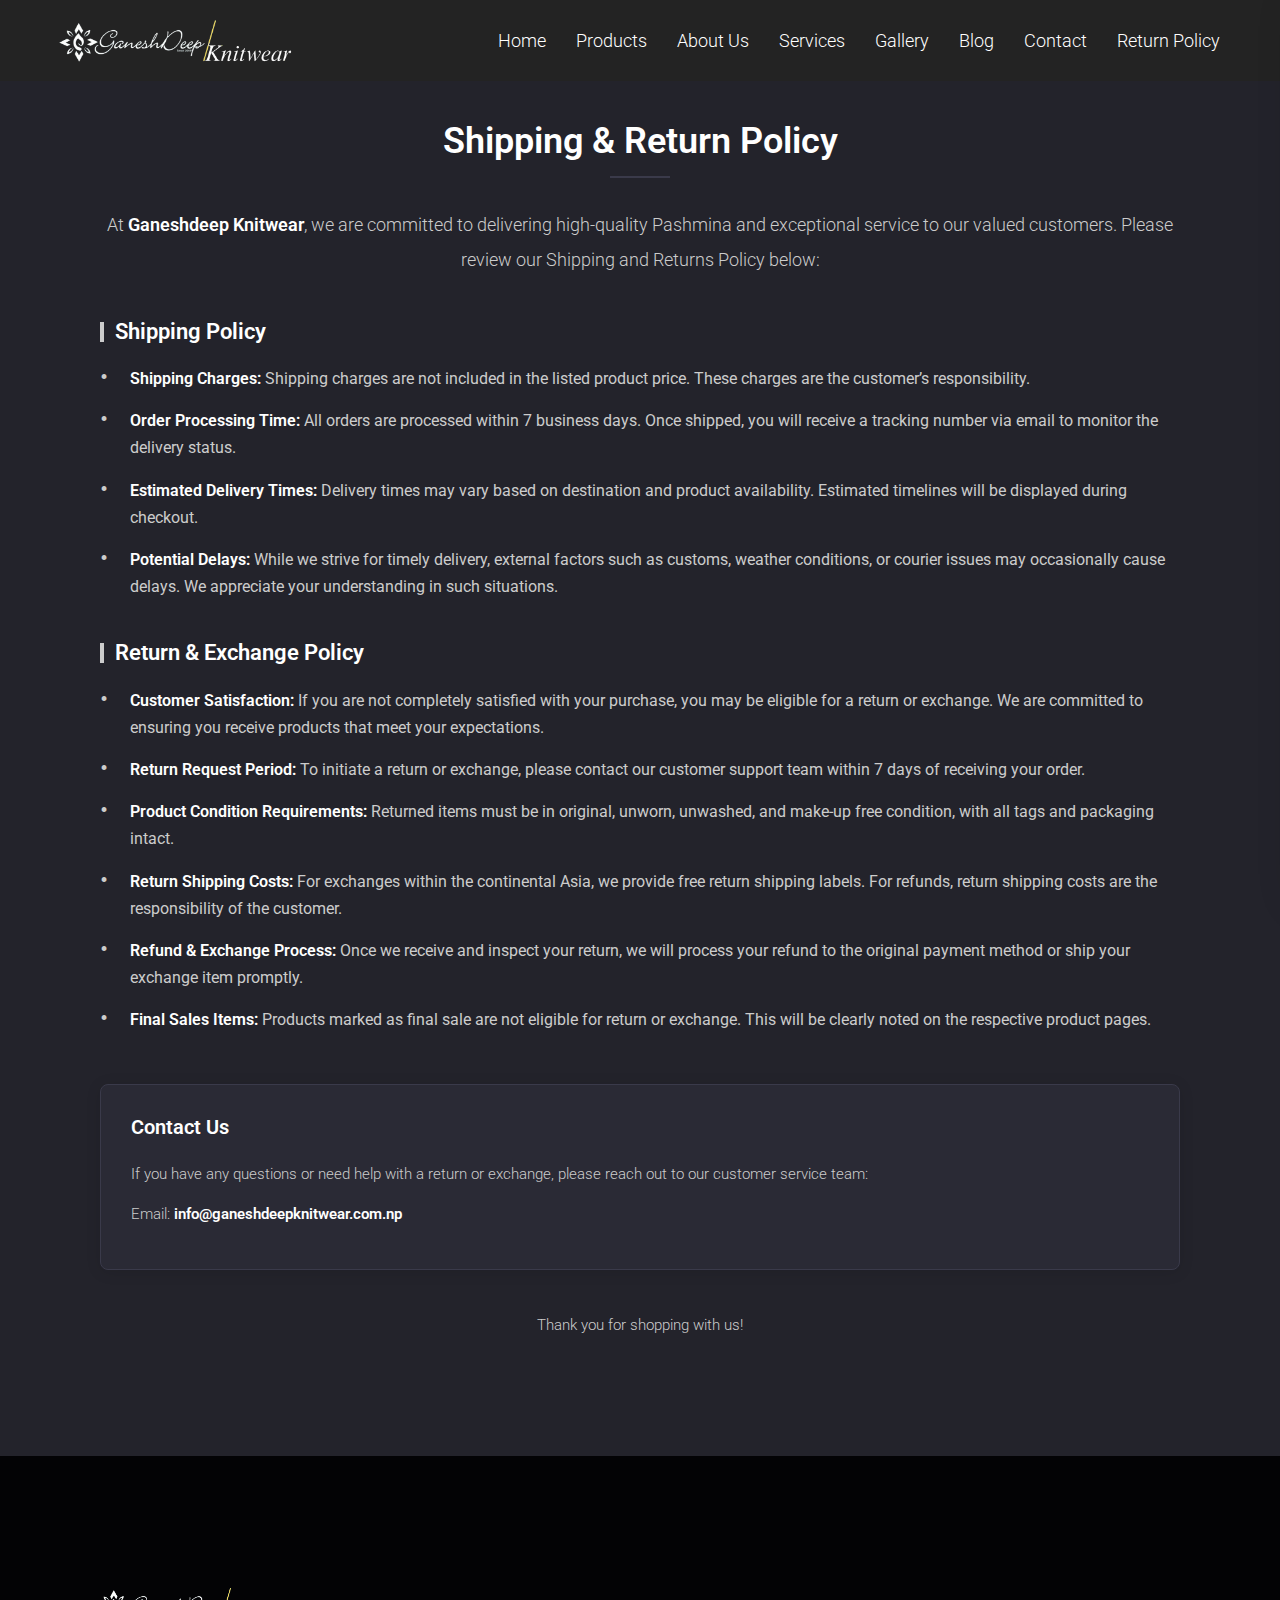
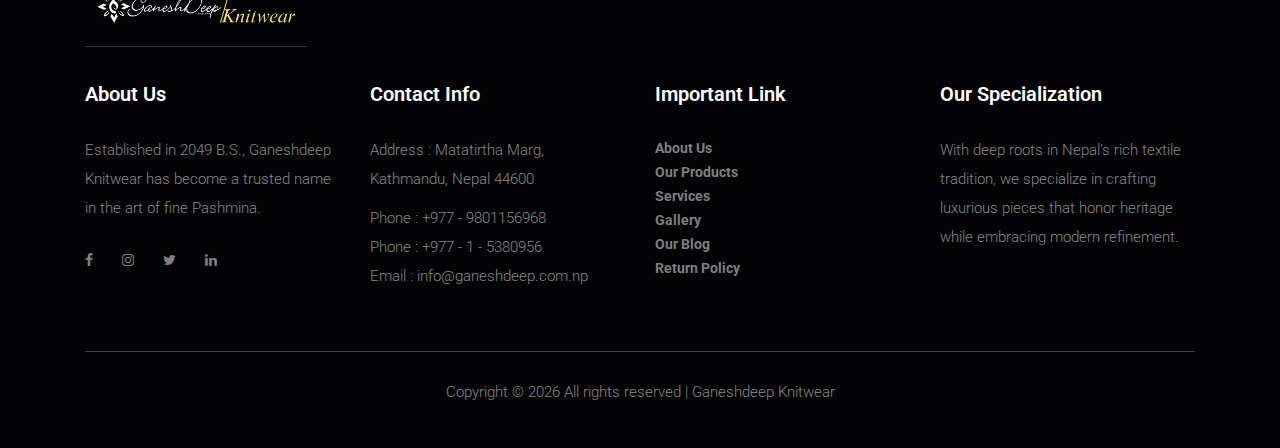
<file: return-policy.html>
<!DOCTYPE html>
<html lang="en">

<head>
    <meta charset="UTF-8">
    <meta name="description" content="Shipping and Returns Policy for Ganeshdeep Knitwear.">
    <meta http-equiv="X-UA-Compatible" content="IE=edge">
    <meta name="viewport" content="width=device-width, initial-scale=1, shrink-to-fit=no">
    <!-- The above 4 meta tags *must* come first in the head; any other head content must come *after* these tags -->

    <!-- Title  -->
    <title>Ganeshdeep Knitwear - Shipping & Return Policy</title>

    <!-- Favicon  -->
    <link rel="icon" href="img/core-img/favicon.ico">

    <!-- Style CSS -->
    <link rel="stylesheet" href="style.css">

    <!-- Custom Styles for Policy Content -->
    <style>
        .policy-content-wrapper {
            padding: 100px;
            color: #ccc;
            background: #23232b;
            box-shadow: 0 4px 24px rgba(0, 0, 0, 0.2);
            padding-top: 120px;
        }

        .policy-content-wrapper h2 {
            font-size: 36px;
            margin-bottom: 30px;
            padding-bottom: 15px;
            position: relative;
            font-weight: 600;
            color: #fff;
            text-align: center;
        }

        .policy-content-wrapper h2:after {
            content: '';
            position: absolute;
            bottom: 0;
            left: 50%;
            transform: translateX(-50%);
            width: 60px;
            height: 2px;
            background: #3a3a4a;
        }

        .policy-content-wrapper h3 {
            font-size: 22px;
            color: #fff;
            margin-top: 40px;
            margin-bottom: 20px;
            font-weight: 600;
            position: relative;
            padding-left: 15px;
        }

        .policy-content-wrapper h3:before {
            content: '';
            position: absolute;
            left: 0;
            top: 50%;
            transform: translateY(-50%);
            width: 4px;
            height: 20px;
            background: #ccc;
        }

        .policy-content-wrapper ul {
            list-style: none;
            padding-left: 0;
            margin-bottom: 30px;
        }

        .policy-content-wrapper li {
            position: relative;
            padding-left: 30px;
            margin-bottom: 15px;
            line-height: 1.7;
            color: #ccc;
        }

        .policy-content-wrapper li::before {
            content: '•';
            position: absolute;
            color: #ccc;
            left: 0;
            font-size: 1.5em;
            line-height: 1;
        }

        .policy-content-wrapper strong {
            color: #fff;
            font-weight: 600;
        }

        .policy-content-wrapper .contact-info {
            margin-top: 50px;
            padding: 30px;
            background-color: #2a2a35;
            border-radius: 8px;
            box-shadow: 0 2px 15px rgba(0, 0, 0, 0.1);
            border: 1px solid #3a3a4a;
        }

        .policy-content-wrapper .contact-info h3 {
            margin-top: 0;
            font-size: 20px;
            padding-left: 0;
            color: #fff;
        }

        .policy-content-wrapper .contact-info h3:before {
            display: none;
        }

        .policy-content-wrapper .contact-info p {
            margin-bottom: 10px;
            color: #ccc;
        }

        .policy-content-wrapper p {
            color: #ccc;
        }

        @media (max-width: 768px) {
            .policy-content-wrapper {
                padding: 40px 20px;
                margin: 20px;
            }

            .policy-content-wrapper h2 {
                font-size: 28px;
            }

            .policy-content-wrapper h3 {
                font-size: 20px;
            }
        }
    </style>

</head>

<body>
    <!-- Preloader Start -->
    <div id="preloader">
        <div class="preload-content">
            <div id="sonar-load"></div>
        </div>
    </div>
    <!-- Preloader End -->

    <!-- ***** Main Menu Area Start ***** -->
    <div class="mainMenu d-flex align-items-center justify-content-between">
        <!-- Close Icon -->
        <div class="closeIcon">
            <i class="ti-close" aria-hidden="true"></i>
        </div>
        <!-- Logo Area -->
        <div class="logo-area">
            <a href="index.html"><img class="logoImage" src="img/bg-img/LogoJ.png" style="max-width: 50%;" alt=""></a>
        </div>
        <!-- Nav -->
        <div class="sonarNav">
            <nav>
                <ul>
                    <li class="nav-item active">
                        <a class="nav-link" href="index.html">Home</a>
                    </li>
                    <li class="nav-item">
                        <a class="nav-link" href="products.html">Products</a>
                    </li>
                    <li class="nav-item">
                        <a class="nav-link" href="about-me.html">About Us</a>
                    </li>
                    <li class="nav-item">
                        <a class="nav-link" href="services.html">Services</a>
                    </li>

                    <li class="nav-item">
                        <a class="nav-link" href="portfolio.html">Gallery</a>
                    </li>
                    <li class="nav-item">
                        <a class="nav-link" href="blog.html">Blog</a>
                    </li>
                    <li class="nav-item">
                        <a class="nav-link" href="contact.html">Contact</a>
                    </li>
                    <li class="nav-item">
                        <a class="nav-link" href="return-policy.html">Return Policy</a>
                    </li>
                </ul>
            </nav>
        </div>
        <!-- Copwrite Text -->
        <div class="copywrite-text">
            <p>Copyright ©
                <script>document.write(new Date().getFullYear());</script> All rights reserved | Ganeshdeep Knitwear
            </p>
        </div>
    </div>
    <!-- ***** Main Menu Area End ***** -->

    <!-- ***** Header Area Start ***** -->
    <header class="header-area">
        <div class="container-fluid">
            <div class="row">
                <div class="col-12">
                    <div class="menu-area d-flex justify-content-between">
                        <!-- Logo Area  -->
                        <a class="logo" href="index.html">
                            <img src="img/bg-img/LogoJ.png" alt="Ganeshdeep Knitwear Logo">
                        </a>

                        <nav class="main-nav-bar">
                            <ul>
                                <li class="nav-item active">
                                    <a class="nav-link" href="index.html">Home</a>
                                </li>
                                <li class="nav-item">
                                    <a class="nav-link" href="products.html">Products</a>
                                </li>
                                <li class="nav-item">
                                    <a class="nav-link" href="about-me.html">About Us</a>
                                </li>
                                <li class="nav-item">
                                    <a class="nav-link" href="services.html">Services</a>
                                </li>

                                <li class="nav-item">
                                    <a class="nav-link" href="portfolio.html">Gallery</a>
                                </li>
                                <li class="nav-item">
                                    <a class="nav-link" href="blog.html">Blog</a>
                                </li>
                                <li class="nav-item">
                                    <a class="nav-link" href="contact.html">Contact</a>
                                </li>
                                <li class="nav-item">
                                    <a class="nav-link" href="return-policy.html">Return Policy</a>
                                </li>
                            </ul>
                        </nav>


                        <span class="navbar-toggler-icon" id="menuIcon"></span>

                        <!-- <div class="menu-content-area d-flex align-items-center">

                            <div class="header-social-area d-flex align-items-center">
                                <a href="#" data-toggle="tooltip" data-placement="bottom" title="Pinterest"><i
                                        class="fa fa-pinterest" aria-hidden="true"></i></a>
                                <a href="#" data-toggle="tooltip" data-placement="bottom" title="Linkedin"><i
                                        class="fa fa-linkedin" aria-hidden="true"></i></a>
                                <a href="#" data-toggle="tooltip" data-placement="bottom" title="Instagram"><i
                                        class="fa fa-instagram" aria-hidden="true"></i></a>
                                <a href="#" data-toggle="tooltip" data-placement="bottom" title="Facebook"><i
                                        class="fa fa-facebook" aria-hidden="true"></i></a>
                                <a href="#" data-toggle="tooltip" data-placement="bottom" title="Twitter"><i
                                        class="fa fa-twitter" aria-hidden="true"></i></a>
                            </div>
                            <span class="navbar-toggler-icon" id="menuIcon"></span>
                        </div> -->
                    </div>
                </div>
            </div>
        </div>
    </header>
    <!-- ***** Header Area End ***** -->

    <div class="policy-content-wrapper">
        <h2>Shipping & Return Policy</h2>

        <p style="text-align: center; margin-bottom: 40px; font-size: 1.1em;">
            At <strong>Ganeshdeep Knitwear</strong>, we are committed to delivering high-quality Pashmina and
            exceptional service to our valued customers. Please review our Shipping and Returns Policy below:
        </p>

        <h3>Shipping Policy</h3>
        <ul>
            <li><strong>Shipping Charges:</strong> Shipping charges are not included in the listed product price. These
                charges are the customer’s responsibility.</li>
            <li><strong>Order Processing Time:</strong> All orders are processed within 7 business days. Once shipped,
                you will receive a tracking number via email to monitor the delivery status.</li>
            <li><strong>Estimated Delivery Times:</strong> Delivery times may vary based on destination and product
                availability. Estimated timelines will be displayed during checkout.</li>
            <li><strong>Potential Delays:</strong> While we strive for timely delivery, external factors such as
                customs, weather conditions, or courier issues may occasionally cause delays. We appreciate your
                understanding in such situations.</li>
        </ul>

        <h3>Return & Exchange Policy</h3>
        <ul>
            <li><strong>Customer Satisfaction:</strong> If you are not completely satisfied with your purchase, you may
                be eligible for a return or exchange. We are committed to ensuring you receive products that meet your
                expectations.</li>
            <li><strong>Return Request Period:</strong> To initiate a return or exchange, please contact our customer
                support team within 7 days of receiving your order.</li>
            <li><strong>Product Condition Requirements:</strong> Returned items must be in original, unworn, unwashed,
                and make-up free condition, with all tags and packaging intact.</li>
            <li><strong>Return Shipping Costs:</strong> For exchanges within the continental Asia, we provide free
                return shipping labels. For refunds, return shipping costs are the responsibility of the customer.</li>
            <li><strong>Refund & Exchange Process:</strong> Once we receive and inspect your return, we will process
                your refund to the original payment method or ship your exchange item promptly.</li>
            <li><strong>Final Sales Items:</strong> Products marked as final sale are not eligible for return or
                exchange. This will be clearly noted on the respective product pages.</li>
        </ul>

        <div class="contact-info">
            <h3>Contact Us</h3>
            <p>If you have any questions or need help with a return or exchange, please reach out to our customer
                service team:</p>
            <p>Email: <strong>info@ganeshdeepknitwear.com.np</strong></p>
        </div>

        <p style="text-align: center; margin-top: 40px;">
            Thank you for shopping with us!
        </p>
    </div>



    <!-- Trial Footer -->
    <!--::footer_part start::-->
    <footer class="footer_part">
        <div class="container">
            <div class="row">
                <div class="col-lg-12">
                    <div class="footer_logo">
                        <a href="index.html" class="footer_logo_iner"> <img src="img/bg-img/Logo.png" alt="#"> </a>
                    </div>
                </div>

                <div class="col-sm-6 col-lg-3">
                    <div class="single_footer_part">
                        <h4>About Us</h4>
                        <p>Established in 2049 B.S., Ganeshdeep Knitwear has become a trusted name in the art of fine
                            Pashmina.</p>
                        <div class="footer_icon social_icon">
                            <ul class="list-unstyled">
                                <li><a href="https://www.facebook.com/ganeshdeepknitwear" class="single_social_icon"><i
                                            class="fa fa-facebook"></i></a></li>
                                <li><a href="https://www.instagram.com/ganeshdeepknitwear/"
                                        class="single_social_icon"><i class="fa fa-instagram"></i></a></li>
                                <li><a href="#" class="single_social_icon"><i class="fa fa-twitter"></i></a></li>
                                <li><a href="#" class="single_social_icon"><i class="fa fa-linkedin"></i></a></li>
                            </ul>
                        </div>
                    </div>
                </div>
                <div class="col-sm-6 col-lg-3">
                    <div class="single_footer_part">
                        <h4>Contact Info</h4>
                        <p>Address : Matatirtha Marg, Kathmandu, Nepal 44600</p>
                        <p style="margin-bottom: 0%;">Phone : +977 - 9801156968</p>
                        <p style="margin-bottom: 0%;">Phone : +977 - 1 - 5380956</p>
                        <p>Email : info@ganeshdeep.com.np</p>
                    </div>
                </div>
                <div class="col-sm-6 col-lg-3">
                    <div class="single_footer_part">
                        <h4>Important Link</h4>
                        <ul class="list-unstyled">
                            <li><a href="about-me.html">About Us</a></li>
                            <li><a href="products.html">Our Products</a></li>
                            <li><a href="services.html">Services</a></li>
                            <li><a href="portfolio.html">Gallery</a></li>
                            <li><a href="blog.html">Our Blog</a></li>
                            <li><a href="return-policy.html">Return Policy</a></li>
                        </ul>
                    </div>
                </div>
                <div class="col-sm-6 col-lg-3">
                    <div class="single_footer_part">
                        <h4>Our Specialization</h4>
                        <p>With deep roots in Nepal’s rich textile tradition, we specialize in crafting luxurious pieces
                            that honor heritage while embracing modern refinement.
                        </p>
                        <!-- <div id="mc_embed_signup">
                     <form target="_blank"
                        action="https://spondonit.us12.list-manage.com/subscribe/post?u=1462626880ade1ac87bd9c93a&amp;id=92a4423d01"
                        method="get" class="subscribe_form relative mail_part" required>
                        <input type="email" name="email" id="newsletter-form-email" placeholder="Email Address"
                           class="placeholder hide-on-focus" onfocus="this.placeholder = ''" onblur="this.placeholder = ' Email Address '"
                           required="" type="email">
                        <button type="submit" name="submit" id="newsletter-submit"
                           class="email_icon newsletter-submit button-contactForm"><i
                              class="far fa-paper-plane"></i></button>
                        <div class="mt-10 info"></div>
                     </form>
                  </div> -->
                    </div>
                </div>
            </div>
            <hr>
            <div class="row">
                <div class="col-lg-12">
                    <div class="copyright_text text-center">
                        <P><!-- Link back to Colorlib can't be removed. Template is licensed under CC BY 3.0. -->
                            Copyright &copy;
                            <script>document.write(new Date().getFullYear());</script> All rights reserved | Ganeshdeep
                            Knitwear
                            <!-- Link back to Colorlib can't be removed. Template is licensed under CC BY 3.0. -->
                        </P>
                    </div>
                </div>
            </div>
        </div>
    </footer>
    <!--::footer_part end::-->



    <!-- ***** Footer Area Start ***** -->
    <!-- <footer class="footer-area">
        <div class="container">
            <div class="row">
                <div class="col-12">
                    <div class="copywrite-text">
                        <p>Copyright ©<script>document.write(new Date().getFullYear());</script> All rights reserved | Ganeshdeep Knitwear</p>
                    </div>
                </div>
            </div>
        </div>
    </footer> -->
    <!-- ***** Footer Area End ***** -->

    <!-- jQuery (Necessary for All JavaScript Plugins) -->
    <script src="js/jquery/jquery-2.2.4.min.js"></script>
    <!-- Popper js -->
    <script src="js/popper.min.js"></script>
    <!-- Bootstrap js -->
    <script src="js/bootstrap.min.js"></script>
    <!-- Plugins js -->
    <script src="js/plugins.js"></script>
    <!-- Active js -->
    <script src="js/active.js"></script>

</body>

</html>
</file>
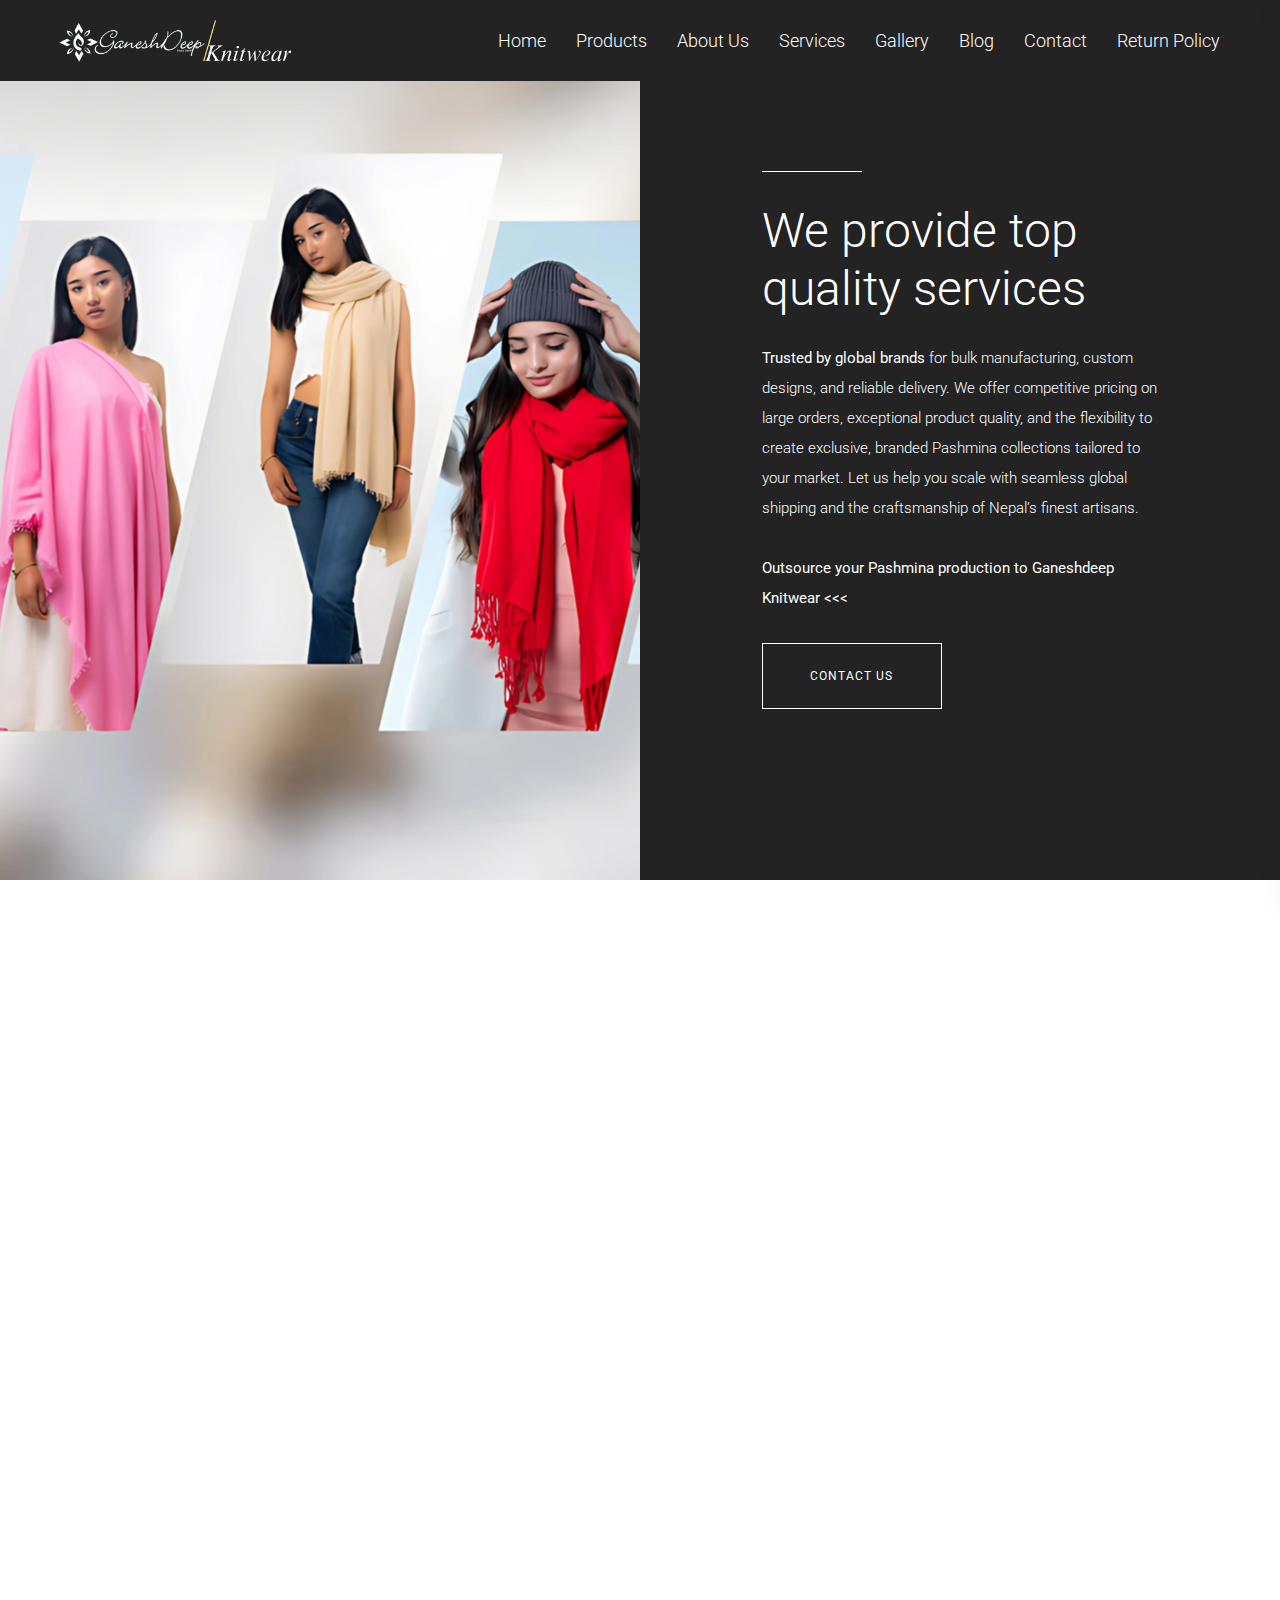
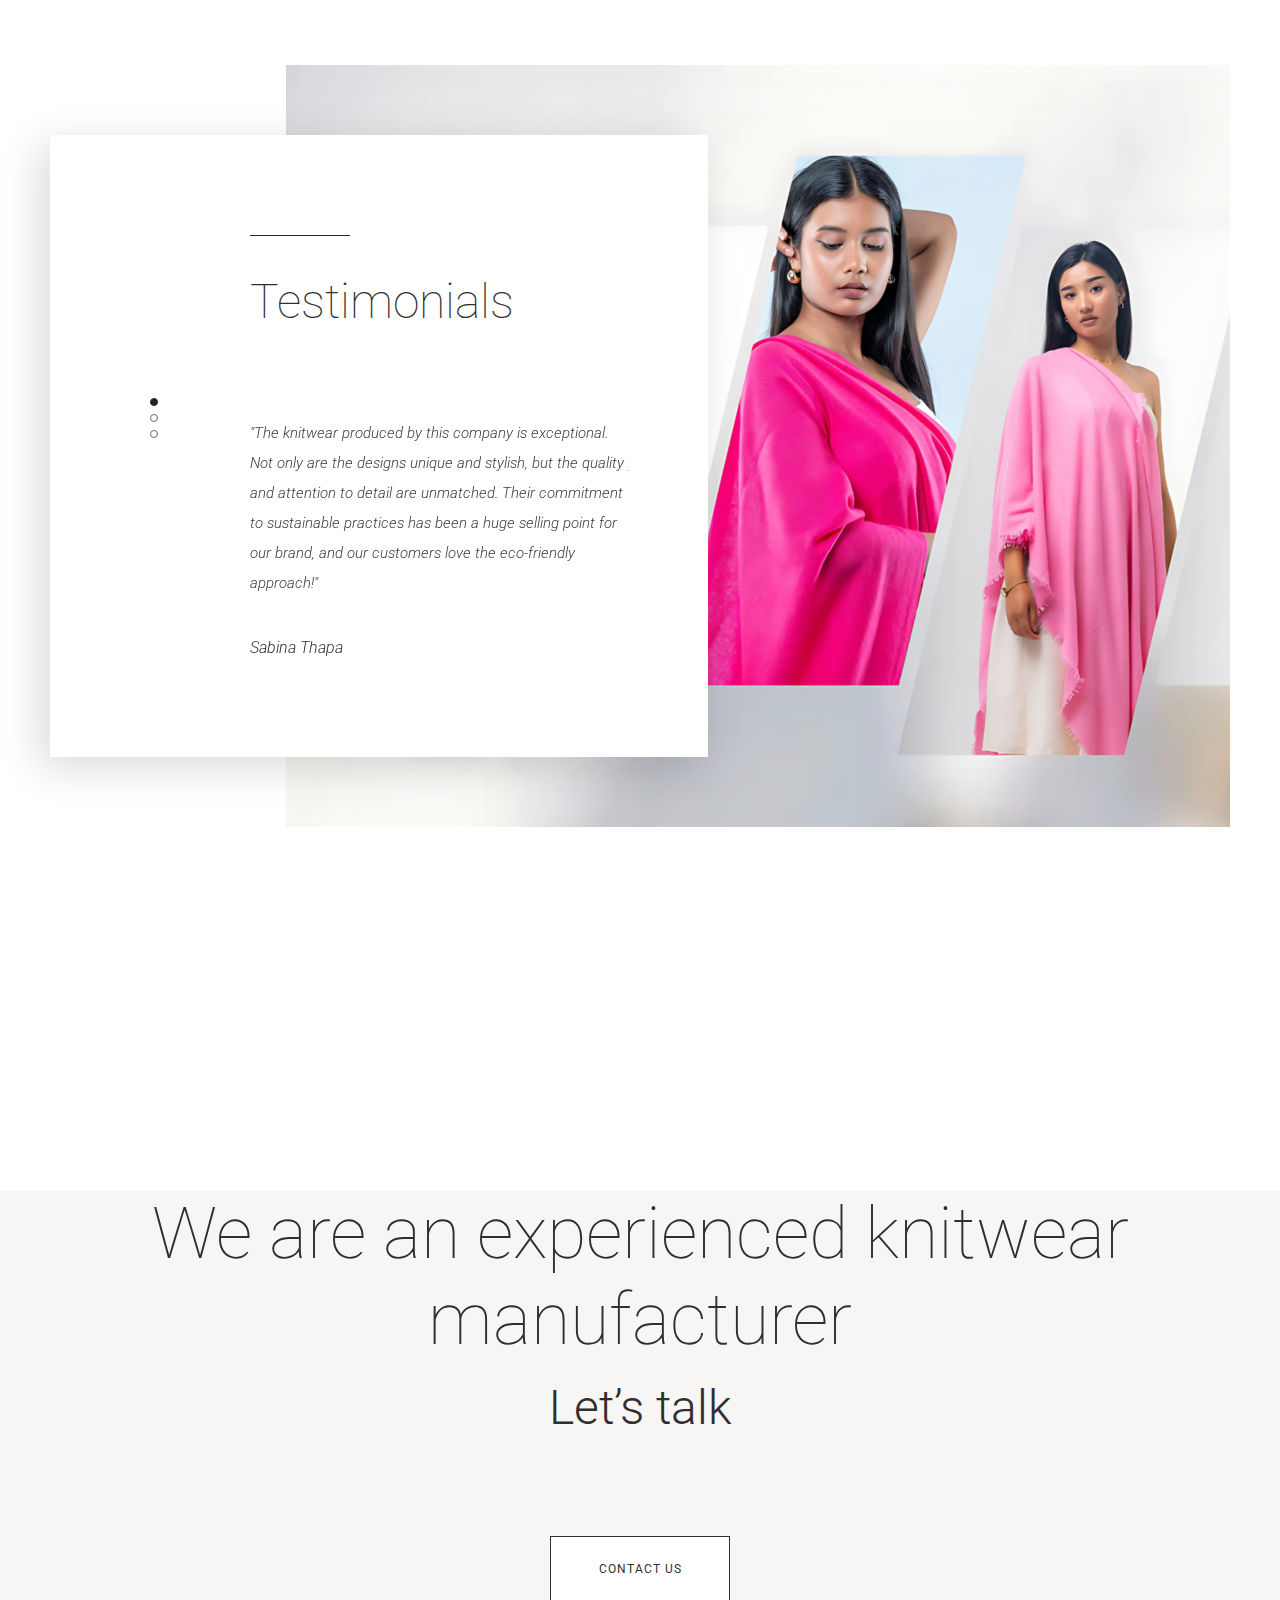
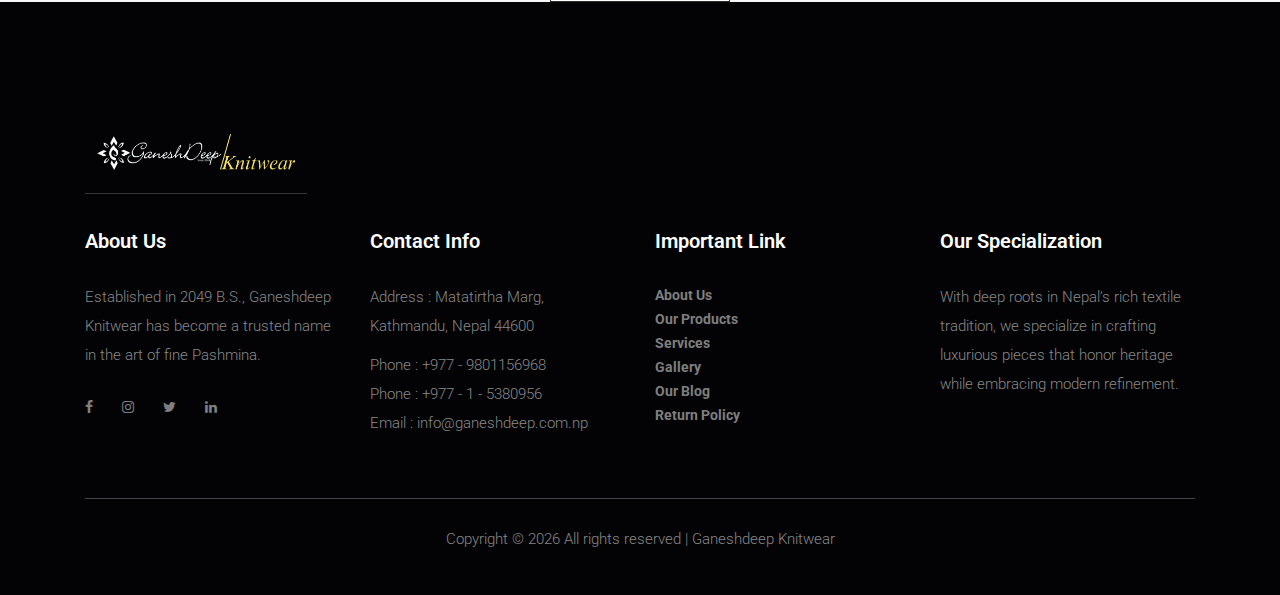
<file: services.html>
<!DOCTYPE html>
<html lang="en">

<head>
    <meta charset="UTF-8">
    <meta name="description" content="">
    <meta http-equiv="X-UA-Compatible" content="IE=edge">
    <meta name="viewport" content="width=device-width, initial-scale=1, shrink-to-fit=no">
    <!-- The above 4 meta tags *must* come first in the head; any other head content must come *after* these tags -->

    <!-- Title  -->
    <title>Gnaeshdeep Knitwear - Services</title>

    <!-- Favicon  -->
    <link rel="icon" href="img/core-img/favicon.ico">

    <!-- Style CSS -->
    <link rel="stylesheet" href="style.css">

</head>

<body>
    <!-- Preloader Start -->
    <div id="preloader">
        <div class="preload-content">
            <div id="sonar-load"></div>
        </div>
    </div>
    <!-- Preloader End -->

    <!-- Grids -->
    <!-- <div class="grids d-flex justify-content-between">
        <div class="grid1"></div>
        <div class="grid2"></div>
        <div class="grid3"></div>
        <div class="grid4"></div>
        <div class="grid5"></div>
        <div class="grid6"></div>
        <div class="grid7"></div>
        <div class="grid8"></div>
        <div class="grid9"></div>
    </div> -->

    <!-- ***** Main Menu Area Start ***** -->
    <div class="mainMenu d-flex align-items-center justify-content-between">
        <!-- Close Icon -->
        <div class="closeIcon">
            <i class="ti-close" aria-hidden="true"></i>
        </div>
        <!-- Logo Area -->
        <div class="logo-area">
            <a href="index.html"><img class="logoImage" src="img/bg-img/LogoJ.png" style="max-width: 50%;" alt=""></a>
        </div>
        <!-- Nav -->
        <div class="sonarNav">
            <nav>
                <ul>
                    <li class="nav-item active">
                        <a class="nav-link" href="index.html">Home</a>
                    </li>
                    <li class="nav-item">
                        <a class="nav-link" href="products.html">Products</a>
                    </li>
                    <li class="nav-item">
                        <a class="nav-link" href="about-me.html">About Us</a>
                    </li>
                    <li class="nav-item">
                        <a class="nav-link" href="services.html">Services</a>
                    </li>

                    <li class="nav-item">
                        <a class="nav-link" href="portfolio.html">Gallery</a>
                    </li>
                    <li class="nav-item">
                        <a class="nav-link" href="blog.html">Blog</a>
                    </li>
                    <li class="nav-item">
                        <a class="nav-link" href="contact.html">Contact</a>
                    </li>
                    <li class="nav-item">
                        <a class="nav-link" href="return-policy.html">Return Policy</a>
                    </li>
                </ul>
            </nav>
        </div>
        <!-- Copwrite Text -->
        <div class="copywrite-text">
            <p><!-- Link back to Colorlib can't be removed. Template is licensed under CC BY 3.0. -->
                Copyright &copy;
                <script>document.write(new Date().getFullYear());</script> All rights reserved | Ganeshdeep Knitwear
                <!-- Link back to Colorlib can't be removed. Template is licensed under CC BY 3.0. -->
            </p>
        </div>
    </div>
    <!-- ***** Main Menu Area End ***** -->

    <!-- ***** Header Area Start ***** -->
    <header class="header-area">
        <div class="container-fluid">
            <div class="row">
                <div class="col-12">
                    <div class="menu-area d-flex justify-content-between">
                        <!-- Logo Area  -->
                        <a class="logo" href="index.html">
                            <img src="img/bg-img/LogoJ.png" alt="Ganeshdeep Knitwear Logo">
                        </a>

                        <nav class="main-nav-bar">
                            <ul>
                                <li class="nav-item active">
                                    <a class="nav-link" href="index.html">Home</a>
                                </li>
                                <li class="nav-item">
                                    <a class="nav-link" href="products.html">Products</a>
                                </li>
                                <li class="nav-item">
                                    <a class="nav-link" href="about-me.html">About Us</a>
                                </li>
                                <li class="nav-item">
                                    <a class="nav-link" href="services.html">Services</a>
                                </li>

                                <li class="nav-item">
                                    <a class="nav-link" href="portfolio.html">Gallery</a>
                                </li>
                                <li class="nav-item">
                                    <a class="nav-link" href="blog.html">Blog</a>
                                </li>
                                <li class="nav-item">
                                    <a class="nav-link" href="contact.html">Contact</a>
                                </li>
                                <li class="nav-item">
                                    <a class="nav-link" href="return-policy.html">Return Policy</a>
                                </li>
                            </ul>
                        </nav>


                        <span class="navbar-toggler-icon" id="menuIcon"></span>

                        <!-- <div class="menu-content-area d-flex align-items-center">

                            <div class="header-social-area d-flex align-items-center">
                                <a href="#" data-toggle="tooltip" data-placement="bottom" title="Pinterest"><i
                                        class="fa fa-pinterest" aria-hidden="true"></i></a>
                                <a href="#" data-toggle="tooltip" data-placement="bottom" title="Linkedin"><i
                                        class="fa fa-linkedin" aria-hidden="true"></i></a>
                                <a href="#" data-toggle="tooltip" data-placement="bottom" title="Instagram"><i
                                        class="fa fa-instagram" aria-hidden="true"></i></a>
                                <a href="#" data-toggle="tooltip" data-placement="bottom" title="Facebook"><i
                                        class="fa fa-facebook" aria-hidden="true"></i></a>
                                <a href="#" data-toggle="tooltip" data-placement="bottom" title="Twitter"><i
                                        class="fa fa-twitter" aria-hidden="true"></i></a>
                            </div>
                            <span class="navbar-toggler-icon" id="menuIcon"></span>
                        </div> -->
                    </div>
                </div>
            </div>
        </div>
    </header>
    <!-- ***** Header Area End ***** -->

    <!-- ***** Hero Area Start ***** -->
    <div class="hero-area d-flex align-items-center">
        <!-- Hero Thumbnail -->
        <div class="hero-thumbnail equalize bg-img" style="background-image: url(img/bg-img/services1.jpg);"></div>

        <!-- Hero Content -->
        <div class="hero-content equalize">
            <div class="container-fluid h-100">
                <div class="row h-100 align-items-center justify-content-center">
                    <div class="col-12 col-md-8">
                        <div class="line"></div>
                        <h2>We provide top quality services</h2>
                        <p><strong>Trusted by global brands </strong>for bulk manufacturing, custom designs, and
                            reliable delivery. We offer competitive pricing on large orders, exceptional product
                            quality, and the flexibility to create exclusive, branded Pashmina collections tailored to
                            your market. Let us help you scale with seamless global shipping and the craftsmanship of
                            Nepal’s finest artisans.</p>
                        <p><b>Outsource your Pashmina production to Ganeshdeep Knitwear <<< </b>
                        </p>
                        <a href="contact.html" class="btn sonar-btn white-btn">contact us</a>
                    </div>
                </div>
            </div>
        </div>
    </div>
    <!-- ***** Hero Area End ***** -->

    <!-- ***** Services Area Start ***** -->
    <div class="sonar-services-area section-padding-100-50">
        <div class="container">
            <div class="row">
                <!-- Single Services Area -->
                <div class="col-12 col-md-6 col-lg-4">
                    <div class="single-services-area wow fadeInUp" data-wow-delay="300ms">
                        <img src="img/core-img/develop.png" alt="">
                        <h4>Bulk Manufacturing</h4>
                        <p>We produce high-volume orders of premium Pashmina and Cashmere with consistency and speed.
                            Clients share specs — we handle everything from yarn selection to final packaging, ready for
                            global delivery.</p>
                    </div>
                </div>
                <!-- Single Services Area -->
                <div class="col-12 col-md-6 col-lg-4">
                    <div class="single-services-area wow fadeInUp" data-wow-delay="600ms">
                        <img src="img/core-img/vector.png" alt="">
                        <h4>Custom Pashmina Solutions</h4>
                        <p>You provide your design, color, and branding — we develop custom samples, get approval, and
                            move to full production. Ideal for brands needing exclusive product lines.</p>
                    </div>
                </div>
                <!-- Single Services Area -->
                <div class="col-12 col-md-6 col-lg-4">
                    <div class="single-services-area wow fadeInUp" data-wow-delay="900ms">
                        <img src="img/core-img/pantone.png" alt="">
                        <h4>High-Volume Fulfillment</h4>
                        <p>From knitting to packaging, our production is built for scale. We handle bulk quantities
                            efficiently with strict quality checks at every stage.</p>
                    </div>
                </div>
                <!-- Single Services Area -->
                <div class="col-12 col-md-6 col-lg-4">
                    <div class="single-services-area wow fadeInUp" data-wow-delay="300ms">
                        <img src="img/core-img/vector.png" alt="">
                        <h4>Private Label Production</h4>
                        <p>Launch or expand your brand with our private label service. We produce, label, and package
                            Pashmina items under your brand name, ready for retail.</p>
                    </div>
                </div>
                <!-- Single Services Area -->
                <div class="col-12 col-md-6 col-lg-4">
                    <div class="single-services-area wow fadeInUp" data-wow-delay="600ms">
                        <img src="img/core-img/pantone.png" alt="">
                        <h4>Fair Pricing Advantage</h4>
                        <p>Enjoy competitive rates for bulk orders. Our factory-direct model gives you premium quality
                            at wholesale prices with no middlemen.</p>
                    </div>
                </div>
                <!-- Single Services Area -->
                <div class="col-12 col-md-6 col-lg-4">
                    <div class="single-services-area wow fadeInUp" data-wow-delay="900ms">
                        <img src="img/core-img/browsing.png" alt="">
                        <h4>Global Shipping & Logistics</h4>
                        <p>We ship worldwide with full export documentation. Whether air or sea freight, we manage
                            reliable, on-time delivery — straight to your warehouse or distributor.</p>
                    </div>
                </div>
            </div>
        </div>
    </div>
    <!-- ***** Services Area End ***** -->

    <div class="sonar-testimonials-area bg-img" style="background-image: url(img/bg-img/tes.jpg);">
        <div class="container-fluid">
            <div class="row">
                <div class="col-12 col-md-10 col-lg-7">
                    <div class="testimonial-content bg-white">
                        <div class="section-heading text-left">
                            <div class="line"></div>
                            <h2>Testimonials</h2>
                        </div>

                        <div class="testimonial-slides owl-carousel">

                            <div class="single-tes-slide">
                                <p>"The knitwear produced by this company is exceptional. Not only are the designs
                                    unique and stylish, but the quality and attention to detail are unmatched. Their
                                    commitment to sustainable practices has been a huge selling point for our brand, and
                                    our customers love the eco-friendly approach!"</p>
                                <h6>Sabina Thapa</h6>
                            </div>

                            <div class="single-tes-slide">
                                <p>"We’ve been partnering with this knitwear supplier for years, and they consistently
                                    exceed our expectations. From custom designs to production, their team ensures each
                                    piece is crafted with precision. The fit, feel, and durability of their knitwear
                                    have made them an indispensable part of our collection."</p>
                                <h6>Deepak Paudel, ShopOwner</h6>
                            </div>

                            <div class="single-tes-slide">
                                <p>"Their innovation in knitwear design sets them apart from the competition. Every
                                    collection introduces new fabrics and techniques that elevate our offerings. Their
                                    R&D team is always on the cutting edge, and we’re excited to see what they come up
                                    with next."</p>
                                <h6>Deepa Niroula, Customer</h6>
                            </div>

                        </div>
                    </div>
                </div>
            </div>
        </div>
    </div>

    <div class="cool-facts-area section-padding-100-0">
        <div class="container">
            <div class="row align-items-center">
                <!-- Single Cool Fact-->
                <div class="col-12 col-sm-6 col-lg-3">
                    <div class="single-cool-fact-area text-center mb-100 wow fadeInUpBig" data-wow-delay="250ms">
                        <img src="img/core-img/pantone.png" alt="">
                        <h2><span class="counter">149</span></h2>
                        <p>Unit Produced</p>
                    </div>
                </div>
                <!-- Single Cool Fact-->
                <div class="col-12 col-sm-6 col-lg-3">
                    <div class="single-cool-fact-area text-center mb-100 wow fadeInUpBig" data-wow-delay="500ms">
                        <img src="img/core-img/pantone.png" alt="">
                        <h2><span class="counter">23</span></h2>
                        <p>Quality Certifications</p>
                    </div>
                </div>
                <!-- Single Cool Fact-->
                <div class="col-12 col-sm-6 col-lg-3">
                    <div class="single-cool-fact-area text-center mb-100 wow fadeInUpBig" data-wow-delay="750ms">
                        <img src="img/core-img/pantone.png" alt="">
                        <h2><span class="counter">45</span></h2>
                        <p>Quality Assurance & Testing Deliveries</p>
                    </div>
                </div>
                <!-- Single Cool Fact-->
                <div class="col-12 col-sm-6 col-lg-3">
                    <div class="single-cool-fact-area text-center mb-100 wow fadeInUpBig" data-wow-delay="1000ms">
                        <img src="img/core-img/pantone.png" alt="">
                        <h2><span class="counter">128</span></h2>
                        <p>Global Reach</p>
                    </div>
                </div>
            </div>
        </div>
    </div>

    <!-- ***** Call to Action Area Start ***** -->
    <div class="sonar-call-to-action-area bg-gray section-padding-20">
        <div class="container">
            <div class="row">
                <div class="col-12">
                    <div class="call-to-action-content">
                        <h2>We are an experienced knitwear manufacturer</h2>
                        <h5>Let’s talk</h5>
                        <a href="contact.html" class="btn sonar-btn mt-100">contact Us</a>
                    </div>
                </div>
            </div>
        </div>
    </div>
    <!-- ***** Call to Action Area End ***** -->

    <!-- Trial Footer -->
    <!--::footer_part start::-->
    <footer class="footer_part">
        <div class="container">
            <div class="row">
                <div class="col-lg-12">
                    <div class="footer_logo">
                        <a href="index.html" class="footer_logo_iner"> <img src="img/bg-img/Logo.png" alt="#"> </a>
                    </div>
                </div>

                <div class="col-sm-6 col-lg-3">
                    <div class="single_footer_part">
                        <h4>About Us</h4>
                        <p>Established in 2049 B.S., Ganeshdeep Knitwear has become a trusted name in the art of fine
                            Pashmina.</p>
                        <div class="footer_icon social_icon">
                            <ul class="list-unstyled">
                                <li><a href="https://www.facebook.com/ganeshdeepknitwear" class="single_social_icon"><i
                                            class="fa fa-facebook"></i></a></li>
                                <li><a href="https://www.instagram.com/ganeshdeepknitwear/"
                                        class="single_social_icon"><i class="fa fa-instagram"></i></a></li>
                                <li><a href="#" class="single_social_icon"><i class="fa fa-twitter"></i></a></li>
                                <li><a href="#" class="single_social_icon"><i class="fa fa-linkedin"></i></a></li>
                            </ul>
                        </div>
                    </div>
                </div>
                <div class="col-sm-6 col-lg-3">
                    <div class="single_footer_part">
                        <h4>Contact Info</h4>
                        <p>Address : Matatirtha Marg, Kathmandu, Nepal 44600</p>
                        <p style="margin-bottom: 0%;">Phone : +977 - 9801156968</p>
                        <p style="margin-bottom: 0%;">Phone : +977 - 1 - 5380956</p>
                        <p>Email : info@ganeshdeep.com.np</p>
                    </div>
                </div>
                <div class="col-sm-6 col-lg-3">
                    <div class="single_footer_part">
                        <h4>Important Link</h4>
                        <ul class="list-unstyled">
                            <li><a href="about-me.html">About Us</a></li>
                            <li><a href="products.html">Our Products</a></li>
                            <li><a href="services.html">Services</a></li>
                            <li><a href="portfolio.html">Gallery</a></li>
                            <li><a href="blog.html">Our Blog</a></li>
                            <li><a href="return-policy.html">Return Policy</a></li>
                        </ul>
                    </div>
                </div>
                <div class="col-sm-6 col-lg-3">
                    <div class="single_footer_part">
                        <h4>Our Specialization</h4>
                        <p>With deep roots in Nepal’s rich textile tradition, we specialize in crafting luxurious pieces
                            that honor heritage while embracing modern refinement.
                        </p>
                        <!-- <div id="mc_embed_signup">
                     <form target="_blank"
                        action="https://spondonit.us12.list-manage.com/subscribe/post?u=1462626880ade1ac87bd9c93a&amp;id=92a4423d01"
                        method="get" class="subscribe_form relative mail_part" required>
                        <input type="email" name="email" id="newsletter-form-email" placeholder="Email Address"
                           class="placeholder hide-on-focus" onfocus="this.placeholder = ''" onblur="this.placeholder = ' Email Address '"
                           required="" type="email">
                        <button type="submit" name="submit" id="newsletter-submit"
                           class="email_icon newsletter-submit button-contactForm"><i
                              class="far fa-paper-plane"></i></button>
                        <div class="mt-10 info"></div>
                     </form>
                  </div> -->
                    </div>
                </div>
            </div>
            <hr>
            <div class="row">
                <div class="col-lg-12">
                    <div class="copyright_text text-center">
                        <P><!-- Link back to Colorlib can't be removed. Template is licensed under CC BY 3.0. -->
                            Copyright &copy;
                            <script>document.write(new Date().getFullYear());</script> All rights reserved | Ganeshdeep
                            Knitwear
                            <!-- Link back to Colorlib can't be removed. Template is licensed under CC BY 3.0. -->
                        </P>
                    </div>
                </div>
            </div>
        </div>
    </footer>
    <!--::footer_part end::-->



    <!-- ***** Footer Area Start ***** -->
    <!-- <footer class="footer-area bg-gray">
        <div class="backEnd-content">
            <img class="dots" src="img/core-img/dots.png" alt="">
            <h2>Dream</h2>
        </div>

        <div class="container">
            <div class="row">
                <div class="col-12">
                    <div class="copywrite-text">
                        <p>
                            Copyright &copy;
                            <script>document.write(new Date().getFullYear());</script> All rights reserved | Ganeshdeep
                            Knitwear
                        </p>
                    </div>
                </div>
            </div>
        </div>
    </footer> -->
    <!-- ***** Footer Area End ***** -->

    <!-- jQuery (Necessary for All JavaScript Plugins) -->
    <script src="js/jquery/jquery-2.2.4.min.js"></script>
    <!-- Popper js -->
    <script src="js/popper.min.js"></script>
    <!-- Bootstrap js -->
    <script src="js/bootstrap.min.js"></script>
    <!-- Plugins js -->
    <script src="js/plugins.js"></script>
    <!-- Active js -->
    <script src="js/active.js"></script>

</body>

</html>
</file>
<file: style.css>
/* [ -- Master Stylesheet -- ] */
/* ----------------------------------------------------------
:: Template Name: Sonar - Photography Template
:: Author: Colorlib
:: Author URL: https://colorlib.com
:: Version: 1.0
:: Created: March 09, 2018
:: Last Updated: March 09, 2018
---------------------------------------------------------- */
/* Variables */
/* mixin */
/* :: Import Fonts */
@import url("https://fonts.googleapis.com/css?family=Roboto:100,300,400,500,700");
/* :: Import All CSS */
@import url(css/bootstrap.min.css);
@import url(css/animate.css);
@import url(css/owl.carousel.css);
@import url(css/magnific-popup.css);
@import url(css/font-awesome.min.css);
@import url(css/themify-icons.css);

/* :: Base CSS */
* {
  margin: 0;
  padding: 0;
}

body {
  font-family: "Roboto", sans-serif;
}

.machine {
  font-weight: 400;
  font-size: 18px;
  margin-bottom: 5px;
  align-items: center;
  text-align: justify;
  /* text-align: justify; */

}

.machinetit {
  font-size: 40px;
  font-weight: 200;
  text-align: center;
  align-items: center;
}

.info {
  font-size: 56px;
  text-align: center;
  font-weight: 100;
  font-weight: 200;
}

.woven {
  font-weight: 400;
}

h1,
h2,
h3,
h4,
h5,
h6 {
  color: #2f2f2f;
  font-weight: 300;
}

p {
  color: #3b3b3b;
  font-size: 15px;
  line-height: 2;
  font-weight: 300;
}

a {
  -webkit-transition-duration: 500ms;
  transition-duration: 500ms;
  text-decoration: none;
  outline: none;
  font-size: 14px;
  font-weight: 700;
}

a:hover,
a:focus {
  -webkit-transition-duration: 500ms;
  transition-duration: 500ms;
  text-decoration: none;
  outline: none;
  font-size: 12px;
  font-weight: 400;
}

#preloader {
  display: -webkit-box;
  display: -ms-flexbox;
  display: flex;
  -webkit-box-align: center;
  -ms-flex-align: center;
  -ms-grid-row-align: center;
  align-items: center;
  -webkit-box-pack: center;
  -ms-flex-pack: center;
  justify-content: center;
  background-color: #232323;
  position: fixed;
  width: 100%;
  height: 100%;
  z-index: 1000000;
}

#sonar-load {
  width: 70px;
  height: 70px;
  border-radius: 50%;
  border: 3px;
  border-style: solid;
  border-color: transparent;
  border-top-color: #f8f5f5;
  -webkit-animation: sonar 2400ms linear infinite;
  animation: sonar 2400ms linear infinite;
  z-index: 999;
}

#sonar-load:before {
  content: "";
  position: absolute;
  top: 7.5px;
  left: 7.5px;
  right: 7.5px;
  bottom: 7.5px;
  border-radius: 50%;
  border: 3px;
  border-style: solid;
  border-color: transparent;
  border-top-color: #f8f5f5;
  -webkit-animation: sonar 2700ms linear infinite;
  animation: sonar 2700ms linear infinite;
}

#sonar-load:after {
  content: "";
  position: absolute;
  top: 20px;
  left: 20px;
  right: 20px;
  bottom: 20px;
  border-radius: 50%;
  border: 3px;
  border-style: solid;
  border-color: transparent;
  border-top-color: #f8f5f5;
  -webkit-animation: sonar 1800ms linear infinite;
  animation: sonar 1800ms linear infinite;
}

@-webkit-keyframes sonar {
  0% {
    -webkit-transform: rotate(0deg);
    transform: rotate(0deg);
  }

  100% {
    -webkit-transform: rotate(360deg);
    transform: rotate(360deg);
  }
}

@keyframes sonar {
  0% {
    -webkit-transform: rotate(0deg);
    transform: rotate(0deg);
  }

  100% {
    -webkit-transform: rotate(360deg);
    transform: rotate(360deg);
  }
}

ul,
ol {
  margin: 0;
}

ul li,
ol li {
  list-style: none;
}

img {
  height: auto;
  max-width: 100%;
}

.sonar-table {
  display: table;
  z-index: 9;
  position: absolute;
  width: 100%;
  height: 100%;
  margin: 0;
}

.sonar-table-cell {
  display: table-cell;
  vertical-align: middle;
}

.mt-15 {
  margin-top: 15px;
}

.mt-30 {
  margin-top: 30px;
}

.mt-50 {
  margin-top: 50px;
}

.mt-70 {
  margin-top: 70px;
}

.mt-100 {
  margin-top: 100px;
}

.mb-15 {
  margin-bottom: 15px;
}

.mb-30 {
  margin-bottom: 30px;
}

.mb-50 {
  margin-bottom: 50px;
}

.ml-15 {
  margin-left: 15px;
}

.ml-30 {
  margin-left: 30px;
}

.mr-15 {
  margin-right: 15px;
}

.mr-30 {
  margin-right: 30px;
}

.mb-70 {
  margin-bottom: 70px;
}

.mb-100 {
  margin-bottom: 100px;
}

.mt-230 {
  margin-top: 230px;
}

@media only screen and (max-width: 767px) {
  .mt-230 {
    margin-top: 100px;
  }
}

.bg-img {
  background-position: center center;
  background-size: cover;
  background-repeat: no-repeat;
}

.bg-transparent {
  background-color: transparent;
}

.font-bold {
  font-weight: 700;
}

.font-light {
  font-weight: 300;
}

.height-500 {
  height: 500px !important;
}

.height-600 {
  height: 600px !important;
}

.height-700 {
  height: 700px !important;
}

.height-800 {
  height: 800px !important;
}

.mfp-wrap {
  z-index: 100000;
}

.mfp-image-holder .mfp-close,
.mfp-iframe-holder .mfp-close {
  color: #ffffff;
  right: -30px;
  padding-right: 0;
  width: 30px;
  height: 30px;
  line-height: 25px;
  text-align: center;
  border: 2px solid #ffffff;
  border-radius: 50%;
  top: 10px;
}

#scrollUp {
  background-color: #232323;
  border-radius: 50%;
  bottom: 60px;
  right: 60px;
  box-shadow: 0 2px 6px 0 rgba(0, 0, 0, 0.3);
  color: #ffffff;
  font-size: 30px;
  height: 70px;
  text-align: center;
  width: 70px;
  line-height: 66px;
  -webkit-transition-duration: 500ms;
  transition-duration: 500ms;
}

#scrollUp:hover {
  background-color: #192a56;
}

@media only screen and (min-width: 768px) and (max-width: 991px) {
  #scrollUp {
    bottom: 30px;
    right: 30px;
    height: 50px;
    width: 50px;
    line-height: 46px;
  }
}

@media only screen and (max-width: 767px) {
  #scrollUp {
    bottom: 30px;
    right: 30px;
    height: 50px;
    width: 50px;
    line-height: 46px;
  }
}

.section-padding-100 {
  padding: 100px 0;
}

.section-padding-50 {
  padding: 50px 0;
}

.section-padding-50-0 {
  padding: 50px 0 0 0;
}

.section-padding-100-70 {
  padding: 100px 0 70px;
}

.section-padding-100-50 {
  padding: 100px 0 50px;
}

.section-padding-100-0 {
  padding: 100px 0 0;
}

.section-padding-0-100 {
  padding: 0 0 100px;
}

.section-padding-100-20 {
  padding: 100px 0 20px 0;
}

.bg-gray {
  background-color: #f8f5f5;
}

.nicescroll-rails {
  z-index: 999999 !important;
}

.section-heading {
  text-align: center;
  margin-bottom: 80px;
  position: relative;
  z-index: 1;
}

.section-heading .line {
  width: 100px;
  height: 1px;
  background-color: #232323;
  margin-bottom: 30px;
  display: block;
}

.section-heading h2 {
  font-size: 48px;
  margin-bottom: 0;
  font-weight: 100;
  line-height: 1.5;
}

.section-heading h2 span {
  font-weight: 400;
}

@media only screen and (min-width: 768px) and (max-width: 991px) {
  .section-heading h2 {
    font-size: 36px;
  }
}

@media only screen and (max-width: 767px) {
  .section-heading h2 {
    font-size: 30px;
  }
}

.sonar-btn {
  position: relative;
  z-index: 1;
  min-width: 180px;
  height: 66px;
  border: 1px solid;
  border-color: #2f2f2f;
  text-transform: uppercase;
  color: #2f2f2f;
  font-size: 12px;
  letter-spacing: 1px;
  border-radius: 0;
  line-height: 64px;
  padding: 0;
  background-color: #ffffff;
}

.sonar-btn:hover,
.sonar-btn:focus {
  background-color: #2f2f2f;
  font-size: 12px;
  color: #ffffff;
}

.sonar-btn.white-btn {
  border-color: #ffffff;
  color: #ffffff;
  background-color: transparent;
}

.sonar-btn.white-btn:hover,
.sonar-btn.white-btn:focus {
  background-color: #ffffff;
  color: #2f2f2f;
}

.sonar-btn.btn-2 {
  background-color: #2f2f2f;
  font-size: 12px;
  color: #ffffff;
}

.sonar-btn.btn-3 {
  background-color: #232323;
  color: #ffffff;
}

.sonar-btn.btn-3::before {
  position: absolute;
  width: 100%;
  height: 100%;
  background-color: transparent;
  border: 1px solid;
  border-color: #232323;
  right: -6px;
  bottom: -6px;
  content: '';
  z-index: -100;
}

.sonar-btn.btn-3:hover,
.sonar-btn.btn-3:focus {
  background-color: #232323;
  color: #ffffff;
}

.bg-overlay {
  position: relative;
  z-index: 1;
}

.bg-overlay::after {
  position: absolute;
  z-index: -1;
  top: 0;
  left: 0;
  width: 100%;
  height: 100%;
  background-color: #2f2f2f;
  opacity: 0.85;
  content: '';
}

.bg-overlay-black {
  position: relative;
  z-index: 1;
}

.bg-overlay-black::after {
  position: absolute;
  z-index: 1;
  top: 0;
  left: 0;
  width: 100%;
  height: 100%;
  background-color: #000;
  opacity: 0.85;
  content: '';
}

.bg-overlay-white {
  position: relative;
  z-index: 1;
}

.bg-overlay-white::after {
  position: absolute;
  z-index: -2;
  top: 0;
  left: 0;
  width: 100%;
  height: 100%;
  background-color: rgba(230, 241, 255, 0.5);
  content: '';
}

.slide-background-overlay {
  position: relative;
  z-index: 1;
  bottom: 0;
  left: 0;
  width: 100%;
  height: 60%;
}

.slide-background-overlay::after {
  content: '';
  position: absolute;
  height: 60%;
  width: 100%;
  z-index: -1;
  bottom: 0;
  left: 0;
  background: rgba(0, 0, 0, 0.9);
  background: -webkit-linear-gradient(bottom, rgba(0, 0, 0, 0.9) 0%, rgba(0, 0, 0, 0.1) 90%, rgba(0, 0, 0, 0) 100%);
  background: linear-gradient(to top, rgba(0, 0, 0, 0.9) 0%, rgba(0, 0, 0, 0.1) 90%, rgba(0, 0, 0, 0) 100%);
}

.grids {
  position: fixed;
  width: 100%;
  height: 100%;
  z-index: -1;
}

.grids div {
  width: 1px;
  height: 100%;
  background-color: #e0e3e4;
}

.grids div:nth-child(5) {
  background-color: #bababa;
}

.grids div:first-child,
.grids div:last-child {
  background-color: transparent;
}

/* :: Header Area CSS */
.header-area {
  position: fixed;
  z-index: 995;
  top: 0;
  left: 0;
  width: 100%;
  height: auto;
  -webkit-transition-duration: 500ms;
  transition-duration: 500ms;
  background-color: transparent;
  padding: 15px 30px;

  background-color: #232323;

}

/* New Section */
.header-area img {
  width: 40%;
}

@media only screen and (max-width: 500px) {
  .header-area img {
    width: 70%;
  }
}

/* New Section ends*/
@media only screen and (max-width: 767px) {
  .header-area img {
    min-width: 50%;
  }
}

.header-area .logo-area a {
  color: #ffffff;
  font-size: 36px;
  font-weight: 100;
}

@media only screen and (max-width: 767px) {
  .header-area .logo-area a {
    font-size: 24px;
  }
}

.header-area .menu-content-area .header-social-area {
  margin-right: 30px;
}

.header-area .menu-content-area .header-social-area a {
  font-size: 18px;
  padding: 0 10px;
  color: #ffffff;
}

@media only screen and (max-width: 767px) {
  .header-area .menu-content-area .header-social-area a {
    padding: 0 5px;
    font-size: 14px;
  }
}

@media only screen and (max-width: 767px) {
  .header-area .menu-content-area .header-social-area {
    margin-right: 15px;
  }
}

.header-area.sticky {
  background-color: #232323;
}

@media only screen and (max-width: 767px) {
  .header-area {
    padding: 10px 0;
  }
}

.navbar-toggler-icon {
  background-image: url("data:image/svg+xml;charset=utf8,%3Csvg viewBox='0 0 30 30' xmlns='http://www.w3.org/2000/svg'%3E%3Cpath stroke='rgba(255, 255, 255, 1)' stroke-width='2' stroke-linecap='round' stroke-miterlimit='10' d='M4 7h22M4 15h22M4 23h22'/%3E%3C/svg%3E");
  cursor: pointer;
}

.mainMenu {
  position: fixed;
  width: 480px;
  height: 100%;
  top: 0;
  right: -500px;
  background-color: #232323;
  z-index: 99999;
  text-align: center;
  -webkit-box-orient: vertical;
  -webkit-box-direction: normal;
  -ms-flex-direction: column;
  flex-direction: column;
  padding: 50px 15px;
  -webkit-transition-duration: 800ms;
  transition-duration: 800ms;
  box-shadow: 0 0 40px rgba(0, 0, 0, 0.2);
}

.mainMenu .closeIcon {
  position: absolute;
  right: 50px;
  top: 50px;
  z-index: 9;
  color: #ffffff;
  font-size: 20px;
  cursor: pointer;
  -webkit-transition-duration: 750ms;
  transition-duration: 750ms;
}

.mainMenu .closeIcon:hover {
  -webkit-transform: rotate(180deg);
  transform: rotate(180deg);
}

@media only screen and (max-width: 767px) {
  .mainMenu .closeIcon {
    right: 30px;
    top: 30px;
  }
}

.mainMenu .logo-area a {
  color: #ffffff;
  font-size: 30px;
  display: block;
  font-weight: 100;
}

@media only screen and (max-width: 767px) {
  .mainMenu .logo-area a {
    font-size: 24px;
  }
}

.mainMenu .copywrite-text p {
  margin-bottom: 0;
  color: #ffffff;
}

@media only screen and (max-width: 767px) {
  .mainMenu .copywrite-text p {
    font-size: 14px;
  }
}

.mainMenu .copywrite-text a {
  font-weight: 100;
  color: #ffffff;
}

.mainMenu .copywrite-text a:hover,
.mainMenu .copywrite-text a:focus {
  font-size: 14px;
}

.mainMenu .nav-link {
  color: #ffffff;
  font-size: 18px;
  position: relative;
  z-index: 1;
  font-weight: 300;
  padding: 12px 15px;
}

@media only screen and (max-width: 767px) {
  .mainMenu .nav-link {
    font-size: 14px;
    padding: 10px;
  }
}

.mainMenu .nav-link::after {
  content: '';
  bottom: 0;
  width: 30px;
  height: 1px;
  background-color: rgba(255, 255, 255, 0.5);
  left: 50%;
  -webkit-transform: translateX(-50%);
  transform: translateX(-50%);
  position: absolute;
  z-index: 5;
  -webkit-transition-duration: 500ms;
  transition-duration: 500ms;
}

.mainMenu .nav-link:hover::after,
.mainMenu .nav-link:focus::after {
  width: 70px;
  background-color: white;
}

@media only screen and (min-width: 992px) and (max-width: 1199px) {
  .mainMenu {
    padding: 30px 15px;
  }
}

@media only screen and (min-width: 768px) and (max-width: 991px) {
  .mainMenu {
    padding: 30px 15px;
  }
}

@media only screen and (max-width: 767px) {
  .mainMenu {
    padding: 15px;
    width: 300px;
  }
}

/* :: Menu Open CSS */
.menu-open .mainMenu {
  right: 0;
}

#modal-color-dropdown-btn {
  border-radius: 5%;
  width: 35vh;
}

/* --- shadcn/ui style dropdown for color picker (global, out-of-bounds support) --- */
.shadcn-dropdown {
  position: relative;
  width: 100%;
  margin-top: 8px;
}

.shadcn-dropdown-btn {
  width: 100%;
  display: flex;
  align-items: center;
  justify-content: space-between;
  background: #f7f7f7;
  border: 1px solid #ccc;
  border-radius: 6px;
  padding: 8px 12px;
  font-size: 1em;
  cursor: pointer;
  transition: border 0.15s;
  min-height: 40px;
}

.shadcn-dropdown-btn:focus {
  border-color: #0078d7;
  outline: none;
}

.shadcn-dropdown-selected {
  display: flex;
  align-items: center;
  gap: 8px;
}

.shadcn-dropdown-list {
  position: absolute;
  left: 0;
  width: 100%;
  background: #fff;
  border: 1px solid #ccc;
  border-radius: 6px;
  box-shadow: 0 8px 32px rgba(0, 0, 0, 0.12);
  z-index: 10000;
  max-height: 220px;
  overflow-y: auto;
  padding: 4px 0;
  animation: fadeIn 0.13s;
  /* Out-of-bounds: show above if not enough space below */
}

.shadcn-dropdown.open-up .shadcn-dropdown-list {
  bottom: 110%;
  top: auto;
}

.shadcn-dropdown-option {
  display: flex;
  align-items: center;
  gap: 10px;
  padding: 8px 16px;
  cursor: pointer;
  font-size: 1em;
  transition: background 0.13s;
}

.shadcn-dropdown-option:hover,
.shadcn-dropdown-option.active {
  background: #f2f2f2;
}

.shadcn-dropdown-swatch {
  width: 22px;
  height: 22px;
  border-radius: 6px;
  border: 1.5px solid #eee;
  margin-right: 8px;
  box-shadow: 0 1px 3px rgba(0, 0, 0, 0.07);
  flex-shrink: 0;
}

/* Out-of-bounds dropdown support for color picker near model-viewer */
#colorPickerDropdown {
  min-width: 180px;
  max-width: 260px;
  margin-top: 0;
  margin-bottom: 0;
  z-index: 10001;
}

#colorPickerDropdown .shadcn-dropdown-list {
  z-index: 10001;
}

/* Responsive: ensure dropdown is always visible */
@media (max-width: 900px) {
  .shadcn-dropdown-list {
    max-height: 180px;
    font-size: 1em;
  }
}

/* --- Modal Styling Improvements --- */
#productModal {
  display: none;
  position: fixed;
  z-index: 9999;
  left: 0;
  top: 0;
  width: 100vw;
  height: 100vh;
  background: rgba(0, 0, 0, 0.7);
  align-items: center;
  justify-content: center;
  /* Add blur for backdrop effect */
  backdrop-filter: blur(2.5px);
  -webkit-backdrop-filter: blur(2.5px);
}

#productModal>div {
  background: #fff;
  border-radius: 18px;
  max-width: 1400px;
  width: 100vw;
  min-width: 380px;
  min-height: 520px;
  box-shadow: 0 12px 48px rgba(0, 0, 0, 0.22), 0 2px 12px rgba(0, 0, 0, 0.10);
  display: flex;
  flex-direction: row;
  overflow: hidden;
  position: relative;
  padding: 0;
  animation: modalPopIn 0.22s cubic-bezier(.4, 1.4, .6, 1) 1;
  border: 1.5px solid #e0e0e0;
}

@keyframes modalPopIn {
  0% {
    transform: scale(0.93) translateY(40px);
    opacity: 0;
  }

  100% {
    transform: scale(1) translateY(0);
    opacity: 1;
  }
}

#productModal .modal-close {
  position: absolute;
  top: 18px;
  right: 32px;
  font-size: 2.5rem;
  color: #444;
  cursor: pointer;
  transition: color 0.2s, transform 0.13s;
  z-index: 10;
  background: none;
  border: none;
  line-height: 1;
}

#productModal .modal-close:hover {
  color: #e74c3c;
  transform: scale(1.12) rotate(8deg);
}

#productModal>div>div:first-child {
  flex: 1.1;
  display: flex;
  align-items: center;
  justify-content: center;
  background: linear-gradient(135deg, #f7f7f7 70%, #e9e9f3 100%);
  min-width: 0;
  padding: 0 0 0 0;
}

#productModal .modal-product-img {
  max-width: 420px;
  max-height: 600px;
  border-radius: 14px;
  background: #f2f2f2;
  margin: 32px 0;
  box-shadow: 0 2px 16px rgba(0, 0, 0, 0.09);
  transition: background 0.3s, box-shadow 0.2s;
  object-fit: contain;
  border: 1.5px solid #ececec;
}

#productModal>div>div:last-child {
  flex: 1.3;
  padding: 64px 60px 56px 48px;
  display: flex;
  flex-direction: column;
  justify-content: center;
  min-width: 0;
  background: #fff;
}

#productModal .modal-product-title {
  font-size: 2.1rem;
  font-weight: 700;
  margin-bottom: 18px;
  color: #232323;
  letter-spacing: 0.01em;
  line-height: 1.2;
}

#productModal .modal-qty-group {
  margin-bottom: 18px;
  display: flex;
  align-items: center;
  gap: 10px;
}

#productModal .modal-qty-wrapper {
  display: flex;
  align-items: center;
  gap: 0;
}

#productModal .modal-qty-btn {
  width: 36px;
  height: 36px;
  border: none;
  background: #f2f2f2;
  font-size: 1.2em;
  border-radius: 8px 0 0 8px;
  cursor: pointer;
  color: #232323;
  transition: background 0.2s;
  font-weight: 600;
}

#productModal .modal-qty-btn:last-child {
  border-radius: 0 8px 8px 0;
}

#productModal .modal-qty-btn:hover {
  background: #e0e0e0;
}

#productModal .modal-qty-input {
  width: 54px;
  text-align: center;
  border: 1.5px solid #ddd;
  border-left: none;
  border-right: none;
  height: 36px;
  font-size: 1.08em;
  outline: none;
  background: #fff;
  color: #232323;
  appearance: textfield;
  border-radius: 0;
}

#productModal .modal-qty-input::-webkit-inner-spin-button,
#productModal .modal-qty-input::-webkit-outer-spin-button {
  -webkit-appearance: none;
  margin: 0;
}

#productModal .modal-add-to-cart,
#productModal .modal-buy-now {
  display: inline-flex;
  align-items: center;
  border-radius: 22px;
  padding: 0.75em 2.4em;
  font-size: 1.13em;
  font-weight: 700;
  box-shadow: none;
  transition:
    background 0.18s,
    color 0.18s,
    border 0.18s,
    box-shadow 0.18s,
    transform 0.09s;
  cursor: pointer;
  outline: none;
  border: 1.5px solid #e0e0e0;
  background: linear-gradient(90deg, #f7f7f7 0%, #f2f2f2 100%);
  color: #232323;
  margin-right: 10px;
  margin-bottom: 0;
  letter-spacing: 0.01em;
  min-width: 140px;
  justify-content: center;
  box-shadow: 0 1.5px 8px rgba(45, 44, 52, 0.07);
}

#productModal .modal-add-to-cart:hover,
#productModal .modal-add-to-cart:focus {
  background: #23232b;
  color: #fff;
  border-color: #23232b;
  box-shadow: 0 4px 18px rgba(45, 44, 52, 0.13);
  transform: translateY(-2px) scale(1.04);
}

#productModal .modal-add-to-cart:active {
  background: #23232b;
  color: #fff;
  border-color: #23232b;
  transform: scale(0.97);
}

#productModal .modal-buy-now {
  background: linear-gradient(90deg, #e8ffe8 0%, #d6f5d6 100%);
  color: #2e7d32;
  border-color: #b2e5b2;
}

#productModal .modal-buy-now:hover,
#productModal .modal-buy-now:focus {
  background: #3ecf4a;
  color: #fff;
  border-color: #3ecf4a;
  box-shadow: 0 4px 18px rgba(76, 175, 80, 0.13);
  transform: translateY(-2px) scale(1.04);
}

#productModal .modal-buy-now:active {
  background: #2ea53a;
  color: #fff;
  border-color: #2ea53a;
  transform: scale(0.97);
}

#productModal .modal-add-to-cart .cart-icon,
#productModal .modal-buy-now .cart-icon {
  display: none;
}

#productModal .modal-add-to-cart:focus-visible,
#productModal .modal-buy-now:focus-visible {
  outline: 2px solid #232323;
  outline-offset: 2px;
}

#productModal .shadcn-dropdown {
  margin-bottom: 12px;
}

#productModal .shadcn-dropdown-btn {
  border-radius: 8px;
  min-height: 44px;
  font-size: 1.08em;
  background: #f7f7f7;
}

#productModal .shadcn-dropdown-list {
  border-radius: 8px;
  font-size: 1.08em;
  z-index: 10001;
}

#productModal .shadcn-dropdown-option {
  padding: 10px 18px;
}

#productModal .shadcn-dropdown-swatch {
  width: 26px;
  height: 26px;
  border-radius: 7px;
  border: 1.5px solid #eee;
  margin-right: 8px;
  box-shadow: 0 1px 3px rgba(0, 0, 0, 0.07);
  flex-shrink: 0;
}

@media (max-width: 900px) {
  #productModal>div {
    flex-direction: column;
    max-width: 99vw;
    width: 99vw;
    min-width: 0;
    border-radius: 14px;
  }

  #productModal .modal-product-img {
    margin: 24px auto 0 auto;
    max-width: 92vw;
    max-height: 340px;
  }

  #productModal>div>div:last-child {
    padding: 32px 16px 32px 16px;
  }
}

@media (max-width: 600px) {
  #productModal>div {
    max-width: 100vw;
    min-width: 0;
    width: 100vw;
    border-radius: 0;
  }

  #productModal .modal-product-title {
    font-size: 1.2rem;
  }

  #productModal .modal-product-img {
    max-width: 98vw;
    max-height: 180px;
  }

  #productModal>div>div:last-child {
    padding: 18px 8px 24px 8px;
  }
}

/* :: Hero Slides Area CSS */
.hero-slides .single-hero-slide {
  height: 950px;
  position: relative;
  z-index: 1;
  padding: 0 40px 100px;
  -webkit-transition-duration: 800ms;
  transition-duration: 800ms;
  overflow: visible;
  cursor: pointer;
}

.hero-slides .single-hero-slide .hero-slides-content {
  position: relative;
  z-index: 1;
  -webkit-transform: translateY(75%);
  transform: translateY(75%);
  -webkit-transition-duration: 800ms;
  transition-duration: 800ms;
  bottom: 0;
}

.hero-slides .single-hero-slide .hero-slides-content .line {
  width: 100px;
  height: 1px;
  background-color: #ffffff;
  margin-bottom: 30px;
  display: block;
}

.hero-slides .single-hero-slide .hero-slides-content h2 {
  color: #ffffff;
  font-weight: 100;
}

.hero-slides .single-hero-slide .hero-slides-content p {
  color: #ffffff;
  margin-bottom: 0;
  -webkit-transition-duration: 500ms;
  transition-duration: 500ms;
  margin-top: 140px;
}

.hero-slides .single-hero-slide:hover .hero-slides-content {
  -webkit-transform: translateY(0%);
  transform: translateY(0%);
}

.hero-slides .single-hero-slide:hover p {
  margin-top: 40px;
}

@media only screen and (min-width: 992px) and (max-width: 1199px) {
  .hero-slides .single-hero-slide {
    height: 800px;
  }
}

@media only screen and (min-width: 768px) and (max-width: 991px) {
  .hero-slides .single-hero-slide {
    height: 700px;
  }
}

@media only screen and (max-width: 767px) {
  .hero-slides .single-hero-slide {
    height: 550px;
  }
}

.hero-slides .owl-dots {
  position: absolute;
  left: 50px;
  bottom: 50px;
}

.hero-slides .owl-dots .owl-dot {
  width: 8px;
  height: 8px;
  border: 1px solid #6a6a67;
  margin: 0 5px;
  border-radius: 50%;
  display: inline-block;
}

.hero-slides .owl-dots .owl-dot.active {
  border: 1px solid #ffffff;
  background-color: #ffffff;
}

/* :: Portfolio Area CSS */
.portfolio-area {
  overflow-x: hidden;

}

.portfolio-area .portfolio-title h2 {
  font-size: 56px;
  text-align: center;
  font-weight: 100;
}

.portfolio-area .portfolio-title h2 span {
  font-weight: 400;
}

.custom-col {
  width: 23.5% !important;
  margin: 0 0.6% !important;
  float: left !important;
  margin-bottom: 40px !important;
}

@media (max-width: 991.98px) {

  /* Medium devices (tablets) */
  .custom-col {
    width: 46% !important;
  }
}

@media (max-width: 575.98px) {

  /* Small devices (phones) */
  .custom-col {
    width: 100% !important;
  }
}

@media only screen and (min-width: 768px) and (max-width: 991px) {
  .portfolio-area .portfolio-title h2 {
    font-size: 36px;
  }
}

@media only screen and (max-width: 767px) {
  .portfolio-area .portfolio-title h2 {
    font-size: 30px;
  }
}

.single-portfolio-item {
  position: relative;
  z-index: 1;
}

.single-portfolio-item .backend-content .dots {
  position: absolute;
  z-index: -1;
  top: -100px;
  left: -150px;
}

.single-portfolio-item .backend-content h2 {
  position: absolute;
  font-size: 230px;
  color: #f0f0f0;
  z-index: -2;
  top: -30px;
  left: -0;
  top: -170px;
  right: 40%;
}

@media only screen and (min-width: 992px) and (max-width: 1199px) {
  .single-portfolio-item .backend-content h2 {
    font-size: 170px;
    top: -120px;
  }
}

@media only screen and (min-width: 768px) and (max-width: 991px) {
  .single-portfolio-item .backend-content h2 {
    font-size: 80px;
    top: -50px;
  }
}

@media only screen and (max-width: 767px) {
  .single-portfolio-item .backend-content h2 {
    font-size: 80px;
    top: -50px;
  }
}

.single-portfolio-item .portfolio-meta {
  padding-top: 30px;
}

.single-portfolio-item .portfolio-meta p {
  font-weight: 500;
  font-size: 14px;
  margin-bottom: 5px;
}

.single-portfolio-item .portfolio-meta h2 {
  font-size: 30px;
  z-index: 3;
}

@media only screen and (max-width: 767px) {
  .single-portfolio-item .portfolio-meta h2 {
    font-size: 24px;
  }
}

.single-portfolio-item.portfolio-item-2 .backend-content .dots {
  position: absolute;
  z-index: -1;
  top: 0;
  left: auto;
  right: -150px;
}

.single-portfolio-item.portfolio-item-3 .backend-content .dots {
  top: 0;
  left: -200px;
  right: auto;
  -webkit-transform: rotate(90deg);
  transform: rotate(90deg);
}

.single-portfolio-item.portfolio-item-3 .backend-content h2 {
  top: -180px;
  left: 30%;
  right: auto;
}

@media only screen and (min-width: 992px) and (max-width: 1199px) {
  .single-portfolio-item.portfolio-item-3 .backend-content h2 {
    top: -130px;
  }
}

@media only screen and (min-width: 768px) and (max-width: 991px) {
  .single-portfolio-item.portfolio-item-3 .backend-content h2 {
    top: -90px;
    font-size: 100px;
  }
}

@media only screen and (max-width: 767px) {
  .single-portfolio-item.portfolio-item-3 .backend-content h2 {
    top: -70px;
  }
}

@media only screen and (max-width: 767px) {
  .single-portfolio-item.portfolio-item-3 {
    margin-bottom: 100px;
  }
}

/* .single-portfolio-item.portfolio-item-4 {
  top: -120px;
} */

.single-portfolio-item.portfolio-item-4 .backend-content .dots {
  top: auto;
  bottom: -130px;
  left: 70%;
  right: auto;
  -webkit-transform: rotate(90deg);
  transform: rotate(90deg);
}

@media only screen and (max-width: 767px) {
  .single-portfolio-item.portfolio-item-4 {
    top: 0;
    margin-bottom: 100px;
  }
}

.single-portfolio-item.portfolio-item-5 {
  top: -450px;
  height: 0;
}

@media only screen and (max-width: 767px) {
  .single-portfolio-item.portfolio-item-5 {
    top: 0;
    height: auto;
    margin-bottom: 100px;
  }
}

@media only screen and (min-width: 768px) and (max-width: 991px) {
  .single-portfolio-item.portfolio-item-5 {
    top: -230px;
  }
}

.single-portfolio-item.portfolio-item-6 {
  top: 0;
  height: 0;
}

@media only screen and (max-width: 767px) {
  .single-portfolio-item.portfolio-item-6 {
    height: auto;
    margin-bottom: 100px;
  }
}

.single-portfolio-item.portfolio-item-7 {
  margin-top: 50px;
}

.single-portfolio-item.portfolio-item-7 .backend-content .dots {
  position: absolute;
  z-index: -1;
  top: auto;
  bottom: 0;
  left: auto;
  right: -150px;
}

.single-portfolio-item.portfolio-item-7 .backend-content h2 {
  top: -180px;
  left: 30%;
  right: auto;
}

@media only screen and (min-width: 992px) and (max-width: 1199px) {
  .single-portfolio-item.portfolio-item-7 .backend-content h2 {
    top: -100px;
  }
}

@media only screen and (max-width: 767px) {
  .single-portfolio-item.portfolio-item-7 .backend-content h2 {
    top: -60px;
  }
}

/* :: Call to Action Area CSS */
.call-to-action-content {
  text-align: center;
}

.call-to-action-content h2 {
  font-weight: 100;
  font-size: 72px;
  margin-bottom: 15px;
}

@media only screen and (min-width: 992px) and (max-width: 1199px) {
  .call-to-action-content h2 {
    font-size: 55px;
  }
}

@media only screen and (min-width: 768px) and (max-width: 991px) {
  .call-to-action-content h2 {
    font-size: 36px;
  }
}

@media only screen and (max-width: 767px) {
  .call-to-action-content h2 {
    font-size: 30px;
  }
}

.call-to-action-content h5 {
  font-size: 48px;
  margin-bottom: 0;
}

@media only screen and (min-width: 768px) and (max-width: 991px) {
  .call-to-action-content h5 {
    font-size: 30px;
  }
}

@media only screen and (max-width: 767px) {
  .call-to-action-content h5 {
    font-size: 24px;
  }
}

.sonar-call-to-action-area {
  position: relative;
  z-index: 1;
  overflow: hidden;
}

.sonar-call-to-action-area .backEnd-content h2 {
  position: absolute;
  font-size: 230px;
  color: #f0f0f0;
  z-index: -1;
  top: -30px;
  left: -3%;
}

@media only screen and (min-width: 992px) and (max-width: 1199px) {
  .sonar-call-to-action-area .backEnd-content h2 {
    font-size: 170px;
    top: 0;
  }
}

@media only screen and (min-width: 768px) and (max-width: 991px) {
  .sonar-call-to-action-area .backEnd-content h2 {
    font-size: 150px;
    top: 0;
  }
}

@media only screen and (max-width: 767px) {
  .sonar-call-to-action-area .backEnd-content h2 {
    font-size: 100px;
  }
}

/* :: Footer CSS */
.footer-area {
  position: relative;
  z-index: 1;
  overflow: hidden;
}

.footer-area .copywrite-text {
  padding: 30px;
  text-align: center;
}

.footer-area .copywrite-text p {
  font-weight: 300;
  margin-bottom: 0;
}

.footer-area .copywrite-text a {
  color: #565656;
  font-weight: 300;
  font-size: 15px;
}

.footer-area .copywrite-text a:hover,
.footer-area .copywrite-text a:focus {
  font-size: 15px;
}

.footer-area .backEnd-content .dots {
  position: absolute;
  right: -50px;
  top: 0;
  z-index: -1;
}

.footer-area .backEnd-content h2 {
  position: absolute;
  font-size: 230px;
  color: #f0f0f0;
  z-index: -1;
  top: -50px;
  left: -50px;
}

@media only screen and (min-width: 992px) and (max-width: 1199px) {
  .footer-area .backEnd-content h2 {
    font-size: 170px;
  }
}

@media only screen and (min-width: 768px) and (max-width: 991px) {
  .footer-area .backEnd-content h2 {
    font-size: 120px;
    top: 0;
  }
}

@media only screen and (max-width: 767px) {
  .footer-area .backEnd-content h2 {
    font-size: 80px;
    top: 0;
    left: -30px;
  }
}

.products {
  display: grid;
  grid-template-columns: repeat(auto-fill, minmax(280px, 1fr));
  gap: 20px;
  padding: 20px;
  margin-bottom: 5px;
  width: 100%;
  margin: 0 auto;
  max-width: 1400px;
  position: relative;
  z-index: 1;
}

body,
.sonar-portfolio {
  overflow: auto !important;
}

.sonar-portfolio {

  display: flex;
  flex-wrap: wrap;
  width: 100%;
  background: #fff;
  position: relative;
  z-index: 1;
  margin: 0;
  padding: 0;
}

.single_gallery_item {
  padding: 0;
  margin: 0;
  width: 100%;
  height: auto;
  min-height: fit-content;
  background: #fff;
  border-radius: 8px;
  overflow: hidden;
  box-shadow: 0 2px 8px rgba(0, 0, 0, 0.1);
  transition: transform 0.3s ease, box-shadow 0.3s ease;
  position: relative;
  display: flex;
  flex-direction: column;
}

/* :: Hero Area CSS */
.hero-area {
  background-color: #232323;
  position: relative;
  z-index: 1;
  overflow: hidden;
  -ms-flex-wrap: wrap;
  flex-wrap: wrap;
  /* height: 100vh; */
}

.hero-area .backEnd-content .dots {
  position: absolute;
  right: -200px;
  top: 50%;
  z-index: -2;
  opacity: 0.1;
  -webkit-transform: translateY(-50%);
  transform: translateY(-50%);
}

.hero-area .hero-thumbnail,
.hero-area .hero-content {
  -webkit-box-flex: 0;
  -ms-flex: 0 0 50%;
  flex: 0 0 50%;
  min-width: 50%;
  position: relative;
  z-index: 1;
}

@media only screen and (max-width: 767px) {

  .hero-area .hero-thumbnail,
  .hero-area .hero-content {
    -webkit-box-flex: 0;
    -ms-flex: 0 0 100%;
    flex: 0 0 100%;
    min-width: 100%;
  }
}

.hero-area .hero-content {
  height: 880px;
  padding: 100px 0;
}

.hero-area .hero-content .line {
  width: 100px;
  height: 1px;
  background-color: #ffffff;
  margin-bottom: 30px;
  display: block;
}

.hero-area .hero-content h2 {
  color: #ffffff;
  font-size: 48px;
  margin-bottom: 25px;
}

@media only screen and (min-width: 992px) and (max-width: 1199px) {
  .hero-area .hero-content h2 {
    font-size: 40px;
  }
}

@media only screen and (min-width: 768px) and (max-width: 991px) {
  .hero-area .hero-content h2 {
    font-size: 30px;
  }
}

@media only screen and (max-width: 767px) {
  .hero-area .hero-content h2 {
    font-size: 30px;
  }
}

.hero-area .hero-content p {
  color: #ffffff;
  margin-bottom: 30px;
}

.hero-area .hero-content.aboutUs {
  height: 1100px;
}

@media only screen and (max-width: 767px) {
  .hero-area .hero-content.aboutUs {
    height: auto;
  }
}

@media only screen and (max-width: 767px) {
  .hero-area .hero-content {
    height: auto;
  }
}

.hero-area .hero-thumbnail.aboutUs::before {
  position: absolute;
  width: 100%;
  height: 100px;
  bottom: 0;
  left: 0;
  background-color: #ffffff;
  content: '';
  z-index: 1;
}

@media only screen and (max-width: 767px) {
  .hero-area .hero-thumbnail.aboutUs::before {
    display: none;
  }
}

@media only screen and (max-width: 767px) {
  .hero-area .hero-thumbnail {
    height: 400px;
  }
}

/* :: Service Area CSS */
.single-services-area {
  position: relative;
  z-index: 1;
  margin-bottom: 50px;
}

.single-services-area img {
  margin-bottom: 20px;
}

.single-services-area h4 {
  font-size: 28px;
  margin-bottom: 40px;
}

.single-services-area p {
  margin-bottom: 0;
}

/* :: Testimonials Area CSS */
.sonar-testimonials-area {
  position: relative;
  z-index: 1;
  padding: 70px 0;
  margin: 0 50px;
}

.sonar-testimonials-area::before {
  position: absolute;
  width: 20%;
  height: 100%;
  left: 0;
  top: 0;
  background-color: #ffffff;
  content: '';
}

.sonar-testimonials-area .testimonial-content {
  padding: 100px 80px 100px 200px;
  position: relative;
  z-index: 1;
  left: -15px;
  box-shadow: -10px 10px 40px rgba(0, 0, 0, 0.15);
}

@media only screen and (min-width: 992px) and (max-width: 1199px) {
  .sonar-testimonials-area .testimonial-content {
    padding: 100px 80px 100px 130px;
  }
}

@media only screen and (max-width: 767px) {
  .sonar-testimonials-area .testimonial-content {
    padding: 50px 15px 50px 15px;
  }
}

.sonar-testimonials-area .single-tes-slide p {
  margin-bottom: 40px;
  font-style: italic;
}

.sonar-testimonials-area .single-tes-slide h6 {
  margin-bottom: 0;
  font-style: italic;
}

.sonar-testimonials-area .owl-dots {
  position: absolute;
  top: 0;
  left: -100px;
  z-index: 10;
  -webkit-transform: translateY(-50%);
  transform: translateY(-50%);
}

.sonar-testimonials-area .owl-dots .owl-dot {
  width: 8px;
  height: 8px;
  border: 1px solid #6a6a67;
  border-radius: 50%;
  margin: 8px 0;
  display: block;
}

.sonar-testimonials-area .owl-dots .owl-dot.active {
  border-color: #232323;
  background-color: #232323;
}

@media only screen and (min-width: 992px) and (max-width: 1199px) {
  .sonar-testimonials-area .owl-dots {
    top: 20%;
  }
}

@media only screen and (min-width: 768px) and (max-width: 991px) {
  .sonar-testimonials-area .owl-dots {
    top: 30%;
  }
}

@media only screen and (max-width: 767px) {
  .sonar-testimonials-area .owl-dots {
    display: none;
  }
}

@media only screen and (max-width: 767px) {
  .sonar-testimonials-area {
    margin: 0 15px;
  }
}

/* :: Portfolio Area CSS */
.sonar-projects-area {
  position: relative;
  z-index: 1;
  padding: 100px 35px 50px;
  /* Adjust as needed */
  width: 100%;
  overflow: visible;
  /* important to avoid clipping */
}

.sonar-projects-area .row {
  display: flex;
  flex-wrap: wrap;
  margin-right: -15px;
  margin-left: -15px;
}

.sonar-projects-area .single_gallery_item {
  position: relative;
  z-index: 1;
  margin-bottom: 50px;
  width: 100%;
}

@media (min-width: 768px) {
  .sonar-projects-area .col-sm-6 {
    flex: 0 0 50%;
    max-width: 50%;
  }
}

@media (min-width: 992px) {
  .sonar-projects-area .col-lg-3 {
    flex: 0 0 25%;
    max-width: 25%;
  }
}

.sonar-projects-area .single_gallery_item .gallery-content {
  padding-top: 20px;
  padding-left: 20px;
  padding-bottom: 10px;
}

.sonar-projects-area .single_gallery_item .gallery-content h4 {
  /* margin-bottom: 20px; */
}

@media only screen and (max-width: 767px) {
  .sonar-projects-area .single_gallery_item .gallery-content h4 {
    font-size: 20px;
  }
}

.sonar-projects-area .single_gallery_item .gallery-content p {
  margin-bottom: 0;
}

.sonar-portfolio-menu {
  position: absolute;
  bottom: 40px;
  right: 0;
  width: 50%;
  z-index: 100;
}

.sonar-portfolio-menu .btn {
  padding: 5px 0;
  border: none;
  border-bottom: 2px solid;
  border-color: transparent;
  background-color: transparent;
  color: #ffffff;
  border-radius: 0;
  margin: 0 20px;
}

.sonar-portfolio-menu .btn.active {
  border-color: #ffffff;
}

.sonar-portfolio-menu .btn:hover,
.sonar-portfolio-menu .btn:focus {
  box-shadow: none;
}

@media only screen and (min-width: 992px) and (max-width: 1199px) {
  .sonar-portfolio-menu .btn {
    margin: 0 10px;
  }
}

@media only screen and (min-width: 768px) and (max-width: 991px) {
  .sonar-portfolio-menu .btn {
    margin: 0 5px;
    font-size: 14px;
  }
}

@media only screen and (max-width: 767px) {
  .sonar-portfolio-menu .btn {
    margin: 0 5px;
    font-size: 14px;
  }
}

@media only screen and (max-width: 767px) {
  .sonar-portfolio-menu {
    width: 100%;
    bottom: 20px;
  }
}

/* :: Blog Area CSS */
.sonar-blog-area,
.sonar-contact-area {
  position: relative;
  z-index: 1;
  overflow: hidden;
}

.sonar-blog-area .backEnd-content .dots,
.sonar-contact-area .backEnd-content .dots {
  position: absolute;
  top: -50px;
  right: -200px;
}

.single-blog-area {
  position: relative;
  z-index: 1;
}

.single-blog-area .blog-post-thumbnail {
  position: relative;
  z-index: 1;
}

.single-blog-area .blog-post-thumbnail .post-date a {
  position: absolute;
  width: 45px;
  height: auto;
  padding: 15px 10px;
  background-color: #000;
  top: -20px;
  left: 25px;
  font-weight: 100;
  color: #ffffff;
  text-align: center;
  line-height: 2;
  font-size: 15px;
}

.single-blog-area .blog-post-thumbnail .post-date a:hover,
.single-blog-area .blog-post-thumbnail .post-date a:focus {
  font-weight: 100;
  font-size: 15px;
}

.single-blog-area .post-content {
  padding-top: 60px;
}

.single-blog-area .post-content .headline {
  font-size: 28px;
  margin-bottom: 5px;
  font-weight: 300;
  color: #2f2f2f;
}

.single-blog-area .post-content .headline:hover,
.single-blog-area .post-content .headline:focus {
  font-weight: 300;
}

.single-blog-area .post-content .post-meta {
  margin-bottom: 50px;
}

.single-blog-area .post-content .post-meta a {
  font-size: 12px;
  font-weight: 500;
  color: #2f2f2f;
}

.single-blog-area .post-content .post-meta a:hover,
.single-blog-area .post-content .post-meta a:focus {
  font-size: 12px;
  font-weight: 500;
}

.single-blog-area .post-content p {
  margin-bottom: 0;
}

.search-widget-area form {
  position: relative;
  z-index: 1;
}

.search-widget-area form input {
  width: 100%;
  height: 42px;
  font-size: 12px;
  font-style: italic;
  border: none;
  border-radius: 0;
  border-bottom: 2px solid #f3f4fa;
  padding: 0 15px;
  background-color: transparent;
}

.search-widget-area form button {
  width: 50px;
  height: 42px;
  background-color: #232323;
  color: #ffffff;
  font-size: 16px;
  border: none;
  position: absolute;
  top: 0;
  right: 0;
  z-index: 10;
}

.sonar-catagories-widget-area h6 {
  margin-bottom: 15px;
}

.sonar-catagories-widget-area .catagories-menu li a {
  padding: 10px 0 10px 40px;
  font-size: 12px;
  font-weight: 300;
  color: #565656;
  display: block;
}

.latest-news-widget-area h6 {
  margin-bottom: 25px;
}

.latest-news-widget-area .widget-single-blog-post {
  margin-bottom: 30px;
}

.latest-news-widget-area .widget-single-blog-post .widget-post-content a {
  font-size: 15px;
  color: #2f2f2f;
  margin-bottom: 5px;
  font-weight: 300;
}

.latest-news-widget-area .widget-single-blog-post .widget-post-content a:hover,
.latest-news-widget-area .widget-single-blog-post .widget-post-content a:focus {
  font-size: 15px;
  font-weight: 300;
}

.latest-news-widget-area .widget-single-blog-post .widget-post-content p {
  font-size: 12px;
  margin-bottom: 0;
}

/* :: Contact Area CSS */
.contact-form h2 {
  font-size: 72px;
  margin-bottom: 15px;
  font-weight: 100;
}

@media only screen and (min-width: 992px) and (max-width: 1199px) {
  .contact-form h2 {
    font-size: 55px;
  }
}

@media only screen and (min-width: 768px) and (max-width: 991px) {
  .contact-form h2 {
    font-size: 36px;
  }
}

@media only screen and (max-width: 767px) {
  .contact-form h2 {
    font-size: 30px;
  }
}

.contact-form h4 {
  font-size: 48px;
  margin-bottom: 80px;
}

@media only screen and (min-width: 768px) and (max-width: 991px) {
  .contact-form h4 {
    font-size: 30px;
  }
}

@media only screen and (max-width: 767px) {
  .contact-form h4 {
    font-size: 24px;
  }
}

.contact-form .form-group {
  margin-bottom: 30px;
}

.contact-form .form-control {
  width: 100%;
  height: 60px;
  padding: 0 15px;
  border: none;
  border-bottom: 1px solid;
  border-color: #c0c0c0;
  border-radius: 0;
  font-size: 12px;
  font-style: italic;
  color: #2f2f2f;
  background-color: transparent;
}

.contact-form .form-control:focus,
.contact-form .form-control:hover {
  box-shadow: none;
}

.contact-form textarea {
  margin-bottom: 50px;
}

.contact-form textarea.form-control {
  height: 220px;
  padding: 15px;
}

.map-area {
  position: relative;
  z-index: 1;
  margin: 0 50px;
}

.map-area #googleMap {
  width: 100%;
  height: 540px;
}

.portfolio-date {
  z-index: 3;
}

@media only screen and (max-width: 767px) {
  .map-area #googleMap {
    height: 400px;
  }
}

@media only screen and (max-width: 767px) {
  .map-area {
    margin: 0 20px;
  }
}

/* :: About Area CSS */
.sonar-about-us-area {
  position: relative;
  z-index: 1;
  padding: 120px 0;
  overflow: hidden;
}

.sonar-about-us-area::after {
  content: "";
  width: 50%;
  height: 100%;
  top: 0;
  left: 0;
  background-color: #ffffff;
  position: absolute;
  z-index: -5;
}

.sonar-about-us-area.second-part {
  position: relative;
  padding: 120px 0;
}

.sonar-about-us-area.second-part::after {
  content: "";
  width: 50%;
  height: 100%;
  top: 0;
  left: auto;
  right: 0;
  background-color: #ffffff;
  position: absolute;
  z-index: -5;
}

.sonar-about-us-area .about-us-content {
  padding: 15px 100px 100px;
  margin-left: 100px;
}

@media only screen and (min-width: 992px) and (max-width: 1199px) {
  .sonar-about-us-area .about-us-content {
    padding: 15px 30px 100px;
    margin-left: 50px;
  }
}

@media only screen and (min-width: 768px) and (max-width: 991px) {
  .sonar-about-us-area .about-us-content {
    margin-left: 0;
  }
}

@media only screen and (max-width: 767px) {
  .sonar-about-us-area .about-us-content {
    margin-left: 0;
    padding: 15px 20px 100px;
  }
}

.sonar-about-us-area .backEnd-content h2 {
  position: absolute;
  font-size: 230px;
  color: #f0f0f0;
  z-index: -1;
  top: -130px;
  left: -10%;
}

@media only screen and (min-width: 992px) and (max-width: 1199px) {
  .sonar-about-us-area .backEnd-content h2 {
    font-size: 170px;
    top: -90px;
  }
}

@media only screen and (min-width: 768px) and (max-width: 991px) {
  .sonar-about-us-area .backEnd-content h2 {
    font-size: 100px;
    top: -30px;
    left: -5%;
  }
}

@media only screen and (max-width: 767px) {
  .sonar-about-us-area .backEnd-content h2 {
    font-size: 60px;
    top: 0;
  }
}

.sonar-about-us-area.second-part {
  overflow: hidden;
}

.sonar-about-us-area.second-part .about-us-content {
  padding: 100px;
  margin-left: 0;
  margin-right: 100px;
}

@media only screen and (min-width: 992px) and (max-width: 1199px) {
  .sonar-about-us-area.second-part .about-us-content {
    margin-right: 0;
  }
}

@media only screen and (min-width: 768px) and (max-width: 991px) {
  .sonar-about-us-area.second-part .about-us-content {
    margin-right: 0;
  }
}

@media only screen and (max-width: 767px) {
  .sonar-about-us-area.second-part .about-us-content {
    margin-right: 0;
    padding: 100px 20px 70px;
  }
}

.sonar-about-us-area.second-part .backEnd-content h2 {
  top: -100px;
  left: auto;
  right: -50px;
}

@media only screen and (min-width: 768px) and (max-width: 991px) {
  .sonar-about-us-area.second-part .backEnd-content h2 {
    font-size: 100px;
    top: 0;
    left: auto;
    right: 0;
  }
}

/* :: Shortcode Area CSS */
.elements-title h2 {
  text-transform: capitalize;
  font-size: 48px;
  margin-bottom: 100px;
}

@media only screen and (min-width: 768px) and (max-width: 991px) {
  .elements-title h2 {
    font-size: 30px;
  }
}

@media only screen and (max-width: 767px) {
  .elements-title h2 {
    font-size: 28px;
  }
}

/* Accordians */
.single-accordion.panel {
  background-color: #ffffff;
  border: 0 solid transparent;
  border-radius: 4px;
  box-shadow: 0 0 0 transparent;
  margin-bottom: 15px;
}

.single-accordion:last-of-type {
  margin-bottom: 0;
}

.single-accordion h6 {
  margin-bottom: 0;
  text-transform: uppercase;
}

.single-accordion h6 a {
  background-color: #555454;
  border-radius: 0;
  color: #ffffff;
  display: block;
  margin: 0;
  padding: 20px 60px 20px 20px;
  position: relative;
  font-size: 14px;
  text-transform: capitalize;
  font-weight: 500;
}

.single-accordion h6 a span {
  font-size: 10px;
  position: absolute;
  right: 20px;
  text-align: center;
  top: 24px;
}

.single-accordion h6 a span.accor-open {
  opacity: 0;
  -ms-filter: "progid:DXImageTransform.Microsoft.Alpha(Opacity=0)";
  filter: alpha(opacity=0);
}

.single-accordion h6 a.collapsed {
  background-color: #2f2f2f;
  color: #ffffff;
}

.single-accordion h6 a.collapsed span.accor-close {
  opacity: 0;
  -ms-filter: "progid:DXImageTransform.Microsoft.Alpha(Opacity=0)";
  filter: alpha(opacity=0);
}

.single-accordion h6 a.collapsed span.accor-open {
  opacity: 1;
  -ms-filter: "progid:DXImageTransform.Microsoft.Alpha(Opacity=100)";
  filter: alpha(opacity=100);
}

.single-accordion .accordion-content {
  border-top: 0 solid transparent;
  box-shadow: none;
}

.single-accordion .accordion-content p {
  padding: 20px 15px 5px;
  margin-bottom: 0;
}

/* Cool Facts CSS */
.single-cool-fact-area {
  text-align: center;
}

.single-cool-fact-area i {
  font-size: 100px;
  color: #2f2f2f;
  margin-bottom: 30px;
  display: block;
}

.single-cool-fact-area img {
  margin-bottom: 30px;
}

.single-cool-fact-area h2 {
  font-size: 48px;
  margin-bottom: 5px;
}

.single-cool-fact-area p {
  margin-bottom: 0;
}

/* Barfiller */
.single_progress_bar {
  margin-bottom: 20px;
}

.single_progress_bar:last-of-type {
  margin-bottom: 0;
}

.single_progress_bar p {
  margin-bottom: 0;
}

.single_progress_bar .barfiller {
  background-color: #e0e0e0;
  border: none;
  border-radius: 0;
  box-shadow: none;
  height: 2px;
  margin-bottom: 5px;
  position: relative;
  width: 100%;
}

.single_progress_bar .barfiller .fill {
  display: block;
  position: relative;
  width: 0px;
  height: 100%;
  background-color: #1d1d1d;
  z-index: 1;
}

.single_progress_bar .barfiller .tip {
  margin-top: 10px;
  font-size: 14px;
  left: 0px;
  position: absolute;
  z-index: 2;
  background-color: #1d1d1d;
  color: #ffffff;
  width: 60px;
  height: 32px;
  text-align: center;
  line-height: 32px;
}

.single_progress_bar .barfiller .tipWrap {
  display: none;
}

.single-pie-bar p {
  margin-bottom: 0;
  font-weight: 300;
  color: #2f2f2f;
}

@media only screen and (max-width: 767px) {
  .single-pie-bar {
    margin-bottom: 30px;
  }
}

/* --- Modal Styling Improvements --- */
#productModal {
  display: none;
  position: fixed;
  z-index: 9999;
  left: 0;
  top: 0;
  width: 100vw;
  height: 100vh;
  background: rgba(0, 0, 0, 0.7);
  align-items: center;
  justify-content: center;
  /* Add blur for backdrop effect */
  backdrop-filter: blur(2.5px);
  -webkit-backdrop-filter: blur(2.5px);
}

#productModal>div {
  background: #fff;
  border-radius: 18px;
  max-width: 1100px;
  width: 98vw;
  min-width: 380px;
  min-height: 520px;
  box-shadow: 0 12px 48px rgba(0, 0, 0, 0.22), 0 2px 12px rgba(0, 0, 0, 0.10);
  display: flex;
  flex-direction: row;
  overflow: hidden;
  position: relative;
  padding: 0;
  animation: modalPopIn 0.22s cubic-bezier(.4, 1.4, .6, 1) 1;
  border: 1.5px solid #e0e0e0;
}

@keyframes modalPopIn {
  0% {
    transform: scale(0.93) translateY(40px);
    opacity: 0;
  }

  100% {
    transform: scale(1) translateY(0);
    opacity: 1;
  }
}

#productModal .modal-close {
  position: absolute;
  top: 18px;
  right: 32px;
  font-size: 2.5rem;
  color: #444;
  cursor: pointer;
  transition: color 0.2s, transform 0.13s;
  z-index: 10;
  background: none;
  border: none;
  line-height: 1;
}

#productModal .modal-close:hover {
  color: #e74c3c;
  transform: scale(1.12) rotate(8deg);
}

#productModal>div>div:first-child {
  flex: 1.1;
  display: flex;
  align-items: center;
  justify-content: center;
  background: linear-gradient(135deg, #f7f7f7 70%, #e9e9f3 100%);
  min-width: 0;
  padding: 0 0 0 0;
}

#productModal .modal-product-img {
  max-width: 420px;
  max-height: 600px;
  border-radius: 14px;
  background: #f2f2f2;
  margin: 32px 0;
  box-shadow: 0 2px 16px rgba(0, 0, 0, 0.09);
  transition: background 0.3s, box-shadow 0.2s;
  object-fit: contain;
  border: 1.5px solid #ececec;
}

#productModal>div>div:last-child {
  flex: 1.3;
  padding: 64px 60px 56px 48px;
  display: flex;
  flex-direction: column;
  justify-content: center;
  min-width: 0;
  background: #fff;
}

#productModal .modal-product-title {
  font-size: 2.1rem;
  font-weight: 700;
  margin-bottom: 18px;
  color: #232323;
  letter-spacing: 0.01em;
  line-height: 1.2;
}

#productModal .modal-qty-group {
  margin-bottom: 18px;
  display: flex;
  align-items: center;
  gap: 10px;
}

#productModal .modal-qty-wrapper {
  display: flex;
  align-items: center;
  gap: 0;
}

#productModal .modal-qty-btn {
  width: 36px;
  height: 36px;
  border: none;
  background: #f2f2f2;
  font-size: 1.2em;
  border-radius: 8px 0 0 8px;
  cursor: pointer;
  color: #232323;
  transition: background 0.2s;
  font-weight: 600;
}

#productModal .modal-qty-btn:last-child {
  border-radius: 0 8px 8px 0;
}

#productModal .modal-qty-btn:hover {
  background: #e0e0e0;
}

#productModal .modal-qty-input {
  width: 54px;
  text-align: center;
  border: 1.5px solid #ddd;
  border-left: none;
  border-right: none;
  height: 36px;
  font-size: 1.08em;
  outline: none;
  background: #fff;
  color: #232323;
  appearance: textfield;
  border-radius: 0;
}

#productModal .modal-qty-input::-webkit-inner-spin-button,
#productModal .modal-qty-input::-webkit-outer-spin-button {
  -webkit-appearance: none;
  margin: 0;
}

#productModal .modal-add-to-cart,
#productModal .modal-buy-now {
  display: inline-flex;
  align-items: center;
  border-radius: 22px;
  padding: 0.75em 2.4em;
  font-size: 1.13em;
  font-weight: 700;
  box-shadow: none;
  transition:
    background 0.18s,
    color 0.18s,
    border 0.18s,
    box-shadow 0.18s,
    transform 0.09s;
  cursor: pointer;
  outline: none;
  border: 1.5px solid #e0e0e0;
  background: linear-gradient(90deg, #f7f7f7 0%, #f2f2f2 100%);
  color: #232323;
  margin-right: 10px;
  margin-bottom: 0;
  letter-spacing: 0.01em;
  min-width: 140px;
  justify-content: center;
  box-shadow: 0 1.5px 8px rgba(45, 44, 52, 0.07);
}

#productModal .modal-add-to-cart:hover,
#productModal .modal-add-to-cart:focus {
  background: #23232b;
  color: #fff;
  border-color: #23232b;
  box-shadow: 0 4px 18px rgba(45, 44, 52, 0.13);
  transform: translateY(-2px) scale(1.04);
}

#productModal .modal-add-to-cart:active {
  background: #23232b;
  color: #fff;
  border-color: #23232b;
  transform: scale(0.97);
}

#productModal .modal-buy-now {
  background: linear-gradient(90deg, #e8ffe8 0%, #d6f5d6 100%);
  color: #2e7d32;
  border-color: #b2e5b2;
}

#productModal .modal-buy-now:hover,
#productModal .modal-buy-now:focus {
  background: #3ecf4a;
  color: #fff;
  border-color: #3ecf4a;
  box-shadow: 0 4px 18px rgba(76, 175, 80, 0.13);
  transform: translateY(-2px) scale(1.04);
}

#productModal .modal-buy-now:active {
  background: #2ea53a;
  color: #fff;
  border-color: #2ea53a;
  transform: scale(0.97);
}

#productModal .modal-add-to-cart .cart-icon,
#productModal .modal-buy-now .cart-icon {
  display: none;
}

#productModal .modal-add-to-cart:focus-visible,
#productModal .modal-buy-now:focus-visible {
  outline: 2px solid #232323;
  outline-offset: 2px;
}

#productModal .shadcn-dropdown {
  margin-bottom: 12px;
}

#productModal .shadcn-dropdown-btn {
  border-radius: 8px;
  min-height: 44px;
  font-size: 1.08em;
  background: #f7f7f7;
}

#productModal .shadcn-dropdown-list {
  border-radius: 8px;
  font-size: 1.08em;
  z-index: 10001;
}

#productModal .shadcn-dropdown-option {
  padding: 10px 18px;
}

#productModal .shadcn-dropdown-swatch {
  width: 26px;
  height: 26px;
  border-radius: 7px;
  border: 1.5px solid #eee;
  margin-right: 8px;
  box-shadow: 0 1px 3px rgba(0, 0, 0, 0.07);
  flex-shrink: 0;
}

@media (max-width: 900px) {
  #productModal>div {
    flex-direction: column;
    max-width: 99vw;
    width: 99vw;
    min-width: 0;
    border-radius: 14px;
  }

  #productModal .modal-product-img {
    margin: 24px auto 0 auto;
    max-width: 92vw;
    max-height: 340px;
  }

  #productModal>div>div:last-child {
    padding: 32px 16px 32px 16px;
  }
}

@media (max-width: 600px) {
  #productModal>div {
    max-width: 100vw;
    min-width: 0;
    width: 100vw;
    border-radius: 0;
  }

  #productModal .modal-product-title {
    font-size: 1.2rem;
  }

  #productModal .modal-product-img {
    max-width: 98vw;
    max-height: 180px;
  }

  #productModal>div>div:last-child {
    padding: 18px 8px 24px 8px;
  }
}

/* The end */

/*# sourceMappingURL=style.css.map */


.main-nav-bar ul {
  display: flex;
  white-space: nowrap;
}

.main-nav-bar ul a {
  color: #ffffff;
  font-size: 18px;
  position: relative;
  z-index: 1;
  font-weight: 300;
  padding: 12px 15px;
}

.logo img {
  width: 260px;
}

.menu-area {
  align-items: center;
}

.navbar-toggler-icon {
  display: none;
}

@media (max-width: 1100px) {

  .navbar-toggler-icon {
    display: block;
  }

  .main-nav-bar {
    display: none !important;
  }
}

@media (min-width: 770px) {
  .my-portfolio-item-6 {
    margin-top: 550px !important;
  }
  .my-portfolio-item-7 {
    margin-top: -300px !important;
  }
}


/* footer added */


/**********************footer part css*******************/
/* line 2, ../../01 cl html template/New folder/May 2019/178 Real Estate/Real Estate Html/sass/_footer.scss */
.footer_part {
  background-color: #030305;
  padding: 130px 0px 25px;
}

@media (max-width: 576px) {
  /* line 2, ../../01 cl html template/New folder/May 2019/178 Real Estate/Real Estate Html/sass/_footer.scss */
  .footer_part {
    padding: 70px 0px 25px;
  }
}

@media only screen and (min-width: 576px) and (max-width: 767px) {
  /* line 2, ../../01 cl html template/New folder/May 2019/178 Real Estate/Real Estate Html/sass/_footer.scss */
  .footer_part {
    padding: 70px 0px 25px;
  }
}

@media only screen and (min-width: 768px) and (max-width: 991px) {
  /* line 2, ../../01 cl html template/New folder/May 2019/178 Real Estate/Real Estate Html/sass/_footer.scss */
  .footer_part {
    padding: 70px 0px 25px;
  }
}

/* line 17, ../../01 cl html template/New folder/May 2019/178 Real Estate/Real Estate Html/sass/_footer.scss */
.footer_part .footer_logo {
  border-bottom: 1px solid #353537;
  margin-bottom: 35px;
  padding-bottom: 22px;
  max-width: 20%;
}

@media (max-width: 576px) {
  /* line 22, ../../01 cl html template/New folder/May 2019/178 Real Estate/Real Estate Html/sass/_footer.scss */
  .footer_part .single_footer_part {
    margin-bottom: 20px;
  }
}

@media only screen and (min-width: 576px) and (max-width: 767px) {
  /* line 22, ../../01 cl html template/New folder/May 2019/178 Real Estate/Real Estate Html/sass/_footer.scss */
  .footer_part .single_footer_part {
    margin-bottom: 20px;
  }
}

@media only screen and (min-width: 768px) and (max-width: 991px) {
  /* line 22, ../../01 cl html template/New folder/May 2019/178 Real Estate/Real Estate Html/sass/_footer.scss */
  .footer_part .single_footer_part {
    margin-bottom: 20px;
  }
}

/* line 35, ../../01 cl html template/New folder/May 2019/178 Real Estate/Real Estate Html/sass/_footer.scss */
.footer_part .single_footer_part h4 {
  font-size: 20px;
  color: #fff;
  margin-bottom: 30px;
  font-weight: 600;
}

@media (max-width: 576px) {
  /* line 35, ../../01 cl html template/New folder/May 2019/178 Real Estate/Real Estate Html/sass/_footer.scss */
  .footer_part .single_footer_part h4 {
    margin-bottom: 15px;
  }
}

@media only screen and (min-width: 576px) and (max-width: 767px) {
  /* line 35, ../../01 cl html template/New folder/May 2019/178 Real Estate/Real Estate Html/sass/_footer.scss */
  .footer_part .single_footer_part h4 {
    margin-bottom: 15px;
  }
}

@media only screen and (min-width: 768px) and (max-width: 991px) {
  /* line 35, ../../01 cl html template/New folder/May 2019/178 Real Estate/Real Estate Html/sass/_footer.scss */
  .footer_part .single_footer_part h4 {
    margin-bottom: 15px;
  }
}

/* line 53, ../../01 cl html template/New folder/May 2019/178 Real Estate/Real Estate Html/sass/_footer.scss */
.footer_part .single_footer_part p {
  color: #888;
  line-height: 1.929;
  margin-bottom: 10px;
}

/* line 59, ../../01 cl html template/New folder/May 2019/178 Real Estate/Real Estate Html/sass/_footer.scss */
.footer_part .single_footer_part a img {
  margin-top: 20px;
}

/* line 65, ../../01 cl html template/New folder/May 2019/178 Real Estate/Real Estate Html/sass/_footer.scss */
.footer_part .single_footer_part .list-unstyled li a {
  color: #7f7f7f;
  margin-bottom: 10px;
  /* display: inline-block; */
}

/* line 69, ../../01 cl html template/New folder/May 2019/178 Real Estate/Real Estate Html/sass/_footer.scss */
.footer_part .single_footer_part .list-unstyled li a:hover {
  color: #ff3334 !important;
}

/* line 75, ../../01 cl html template/New folder/May 2019/178 Real Estate/Real Estate Html/sass/_footer.scss */
.footer_part .single_footer_part .social_icon {
  float: left;
  margin-top: 15px;
}

@media (max-width: 991px) {
  /* line 75, ../../01 cl html template/New folder/May 2019/178 Real Estate/Real Estate Html/sass/_footer.scss */
  .footer_part .single_footer_part .social_icon {
    margin-top: 15px;
  }
}

/* line 85, ../../01 cl html template/New folder/May 2019/178 Real Estate/Real Estate Html/sass/_footer.scss */
.footer_part .single_footer_part .social_icon li a {
  margin-left: 0;
  margin-right: 25px;
}

/* line 93, ../../01 cl html template/New folder/May 2019/178 Real Estate/Real Estate Html/sass/_footer.scss */
.footer_part .single_footer_part .mail_part {
  position: relative;
}

/* line 95, ../../01 cl html template/New folder/May 2019/178 Real Estate/Real Estate Html/sass/_footer.scss */
.footer_part .single_footer_part .mail_part input {
  padding: 8px 22px;
  font-size: 13px;
  border-radius: 50px;
  border: 2px solid #fff;
  margin-top: 20px;
  width: 100%;
}

/* line 103, ../../01 cl html template/New folder/May 2019/178 Real Estate/Real Estate Html/sass/_footer.scss */
.footer_part .single_footer_part .mail_part .email_icon {
  position: absolute;
  right: 0px;
  top: 20px;
  width: 60px;
  height: 39px;
  background-color: #ff3334;
  text-align: center;
  color: #fff;
  border-radius: 50px;
  line-height: 10px;
  border: 2px solid #ff3334;
}

/* line 118, ../../01 cl html template/New folder/May 2019/178 Real Estate/Real Estate Html/sass/_footer.scss */
.footer_part hr {
  background-color: #494d58;
  margin-top: 50px;
  margin-bottom: 25px;
}

/* line 123, ../../01 cl html template/New folder/May 2019/178 Real Estate/Real Estate Html/sass/_footer.scss */
.footer_part .footer_icon {
  text-align: right;
}

/* line 125, ../../01 cl html template/New folder/May 2019/178 Real Estate/Real Estate Html/sass/_footer.scss */
.footer_part .footer_icon li {
  display: inline-block;
}

/* line 127, ../../01 cl html template/New folder/May 2019/178 Real Estate/Real Estate Html/sass/_footer.scss */
.footer_part .footer_icon li a {
  font-size: 14px;
  color: #fff;
  margin-left: 30px;
  -webkit-transition: 0.5s;
  transition: 0.5s;
}

@media (max-width: 576px) {
  /* line 127, ../../01 cl html template/New folder/May 2019/178 Real Estate/Real Estate Html/sass/_footer.scss */
  .footer_part .footer_icon li a {
    margin-left: 0px;
    margin-right: 25px;
  }
}

@media only screen and (min-width: 576px) and (max-width: 767px) {
  /* line 127, ../../01 cl html template/New folder/May 2019/178 Real Estate/Real Estate Html/sass/_footer.scss */
  .footer_part .footer_icon li a {
    margin-left: 0px;
    margin-right: 25px;
  }
}

/* line 146, ../../01 cl html template/New folder/May 2019/178 Real Estate/Real Estate Html/sass/_footer.scss */
.footer_part .footer_icon li a :hover {
  color: #ff3334;
}

@media (max-width: 576px) {
  /* line 123, ../../01 cl html template/New folder/May 2019/178 Real Estate/Real Estate Html/sass/_footer.scss */
  .footer_part .footer_icon {
    float: left;
    margin-top: 15px;
  }
}

/* line 166, ../../01 cl html template/New folder/May 2019/178 Real Estate/Real Estate Html/sass/_footer.scss */
.footer_part .copyright_text p {
  color: #888;
}

/* line 169, ../../01 cl html template/New folder/May 2019/178 Real Estate/Real Estate Html/sass/_footer.scss */
.footer_part .copyright_text span {
  color: #ff3334;
  font-size: 12px;
}

/* line 174, ../../01 cl html template/New folder/May 2019/178 Real Estate/Real Estate Html/sass/_footer.scss */
.footer_part .copyright_text p a {
  color: #ff3334;
  -webkit-transition: 0.5s;
  transition: 0.5s;
}

/* line 177, ../../01 cl html template/New folder/May 2019/178 Real Estate/Real Estate Html/sass/_footer.scss */
.footer_part .copyright_text p a:hover {
  color: #ff3334;
}

/* line 181, ../../01 cl html template/New folder/May 2019/178 Real Estate/Real Estate Html/sass/_footer.scss */
.footer_part .info {
  color: red !important;
}
</file>
<file: color.css>
.product-container {
    text-align: center;
    margin-top: 40px;
  }
  
  
  #product-box {
    width: 100%;
    height: 100px;
    margin: auto;
    background-color: white;
    color: white;
    display: flex;
    align-items: center;
    justify-content: center;
    border-radius: 12px;
    font-size: 1.2rem;
    transition: background-color 0.3s ease;
    box-shadow: 0 4px 10px rgba(0, 0, 0, 0.2);
  }
  
  .color-options {
    margin-top: 20px;
    display: flex;
    justify-content: center;
    gap: 10px;
  }
  
  .color-swatch {
    width: 30px;
    height: 30px;
    border-radius: 50%;
    cursor: pointer;
    border: 2px solid transparent;
    transition: transform 0.3s ease;
  }
  
  .color-swatch.active {
    border-color: #333;
    transform: scale(1.2);
  }
</file>
